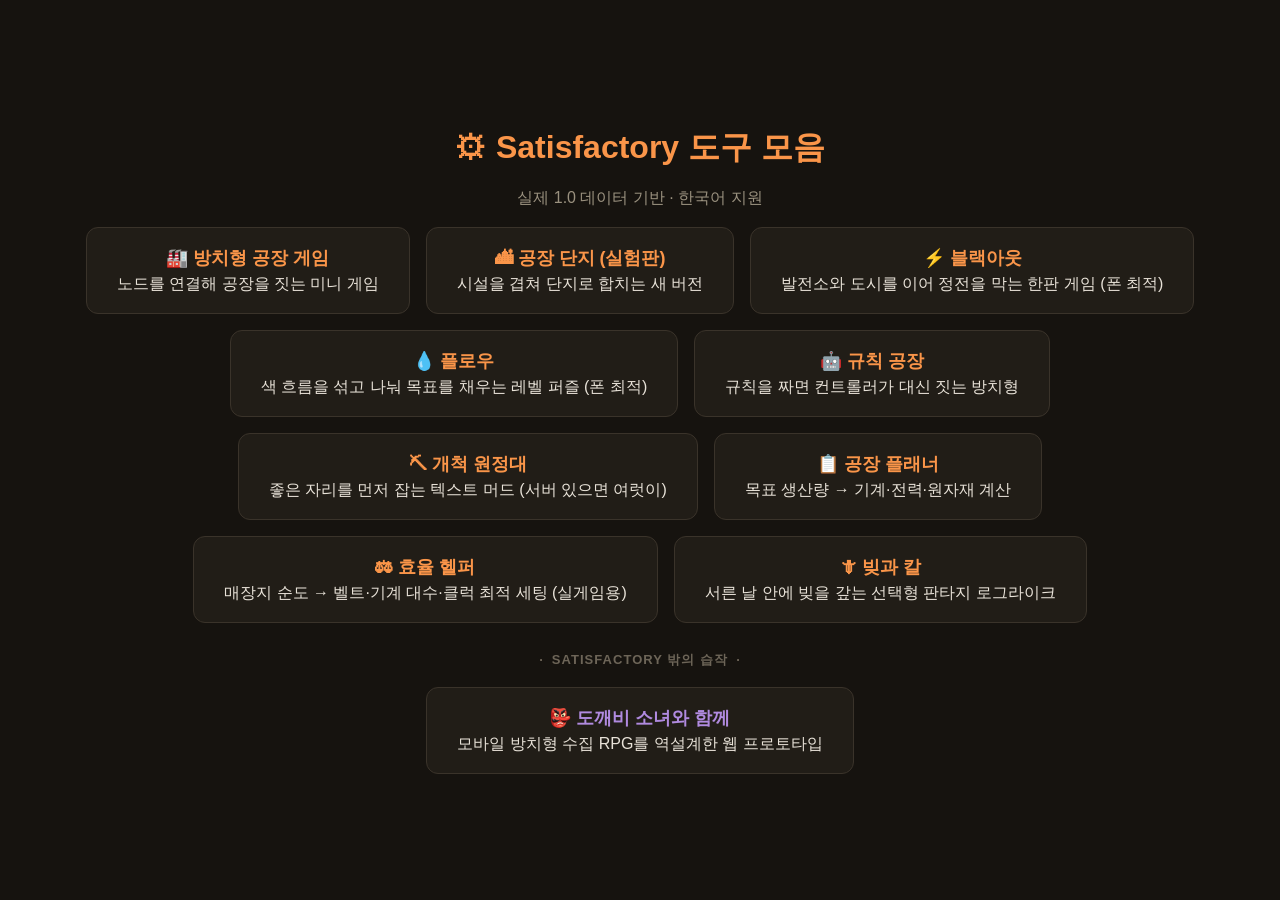
<file: index.html>
<!DOCTYPE html>
<html lang="ko">
<head>
<meta charset="utf-8">
<meta name="viewport" content="width=device-width, initial-scale=1">
<title>Satisfactory 도구 모음</title>
<style>
  body {
    margin: 0; min-height: 100vh;
    display: flex; flex-direction: column; align-items: center; justify-content: center;
    gap: 18px;
    font-family: "Segoe UI", "Malgun Gothic", sans-serif;
    background: #16130f; color: #e8e2d8;
  }
  h1 { color: #fa9549; margin: 0; }
  p { color: #9a917f; margin: 0; }
  .links { display: flex; gap: 16px; flex-wrap: wrap; justify-content: center; }
  a {
    display: block; padding: 18px 30px;
    background: #211d17; border: 1px solid #3a332a; border-radius: 12px;
    color: #e8e2d8; text-decoration: none; text-align: center;
    transition: border-color .15s;
  }
  a:hover { border-color: #fa9549; }
  a b { display: block; font-size: 18px; color: #fa9549; margin-bottom: 4px; }
  h2 {
    margin: 10px 0 0; font-size: 13px; font-weight: 600; letter-spacing: .08em;
    color: #6d6558; text-transform: uppercase;
  }
  h2::before, h2::after { content: "·"; margin: 0 8px; }
  .links.alt a b { color: #b08adf; }
  .links.alt a:hover { border-color: #b08adf; }
</style>
</head>
<body>
  <h1>⚙ Satisfactory 도구 모음</h1>
  <p>실제 1.0 데이터 기반 · 한국어 지원</p>
  <div class="links">
    <a href="game/"><b>🏭 방치형 공장 게임</b>노드를 연결해 공장을 짓는 미니 게임</a>
    <a href="game2/"><b>🏙 공장 단지 (실험판)</b>시설을 겹쳐 단지로 합치는 새 버전</a>
    <a href="blackout/"><b>⚡ 블랙아웃</b>발전소와 도시를 이어 정전을 막는 한판 게임 (폰 최적)</a>
    <a href="flowpuzzle/"><b>💧 플로우</b>색 흐름을 섞고 나눠 목표를 채우는 레벨 퍼즐 (폰 최적)</a>
    <a href="rulefactory/"><b>🤖 규칙 공장</b>규칙을 짜면 컨트롤러가 대신 짓는 방치형</a>
    <a href="frontier/"><b>⛏ 개척 원정대</b>좋은 자리를 먼저 잡는 텍스트 머드 (서버 있으면 여럿이)</a>
    <a href="web/"><b>📋 공장 플래너</b>목표 생산량 → 기계·전력·원자재 계산</a>
    <a href="helper/"><b>⚖ 효율 헬퍼</b>매장지 순도 → 벨트·기계 대수·클럭 최적 세팅 (실게임용)</a>
    <a href="quests/"><b>🗡 빚과 칼</b>서른 날 안에 빚을 갚는 선택형 판타지 로그라이크</a>
  </div>

  <h2>Satisfactory 밖의 습작</h2>
  <div class="links alt">
    <a href="dokkaebi-girl/"><b>👺 도깨비 소녀와 함께</b>모바일 방치형 수집 RPG를 역설계한 웹 프로토타입</a>
  </div>
</body>
</html>
</file>
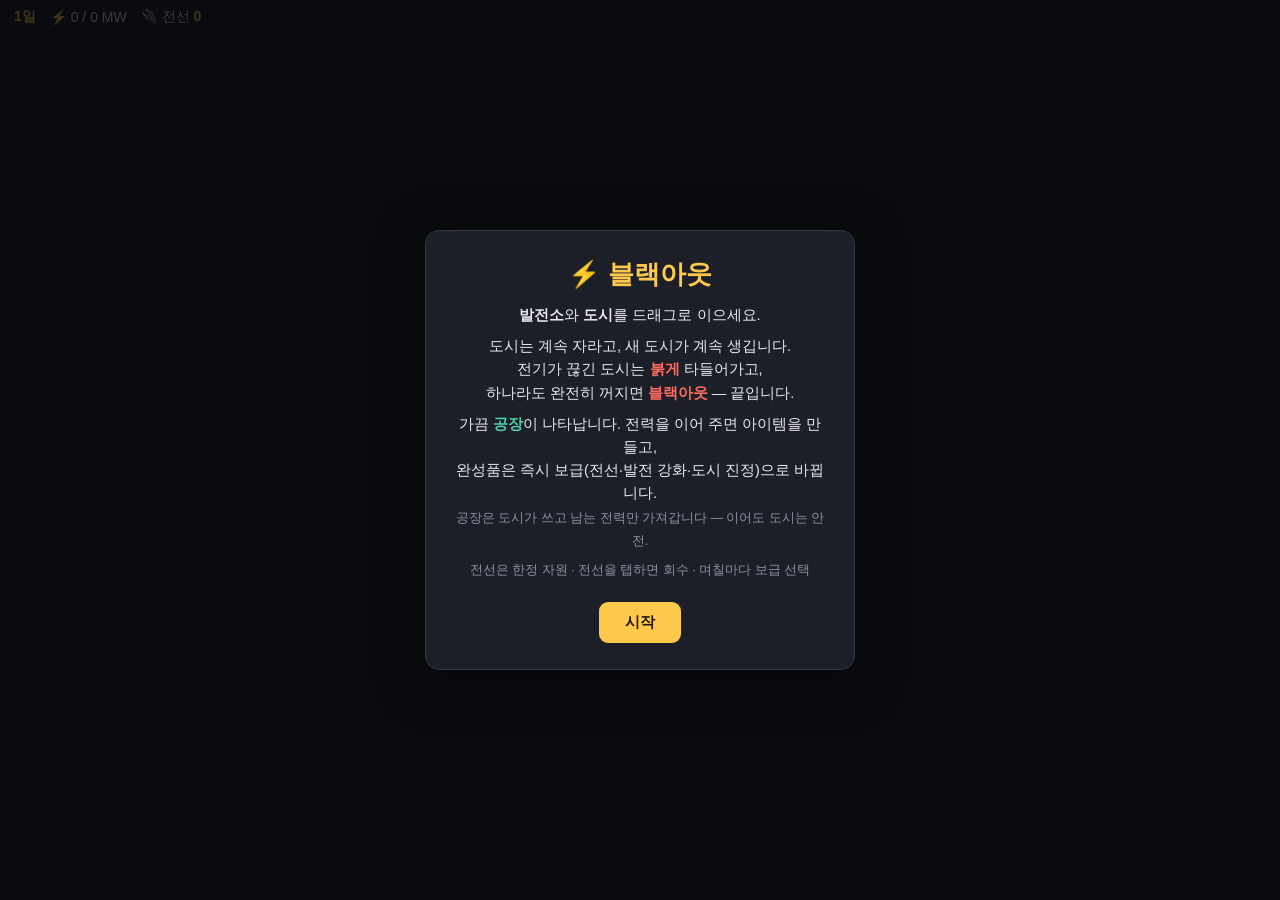
<file: blackout/index.html>
<!DOCTYPE html>
<html lang="ko">
<head>
<meta charset="utf-8">
<meta name="viewport" content="width=device-width, initial-scale=1, user-scalable=no, viewport-fit=cover">
<title>블랙아웃 — 전력망 잇기</title>
<link rel="stylesheet" href="style.css">
</head>
<body>
<div id="hud">
  <div class="hud-item"><b id="hud-day">1일</b></div>
  <div class="hud-item">⚡ <span id="hud-power">0 / 0</span> MW</div>
  <div class="hud-item">🔌 전선 <b id="hud-wires">0</b></div>
  <div class="hud-item hint" id="hud-best"></div>
</div>

<svg id="world"></svg>

<div id="intro" class="modal">
  <div class="card">
    <h1>⚡ 블랙아웃</h1>
    <p><b>발전소</b>와 <b>도시</b>를 드래그로 이으세요.</p>
    <p>도시는 계속 자라고, 새 도시가 계속 생깁니다.<br>
       전기가 끊긴 도시는 <b class="red">붉게</b> 타들어가고,<br>
       하나라도 완전히 꺼지면 <b class="red">블랙아웃</b> — 끝입니다.</p>
    <p>가끔 <b style="color:#4dd0a5">공장</b>이 나타납니다. 전력을 이어 주면 아이템을 만들고,<br>
       완성품은 즉시 보급(전선·발전 강화·도시 진정)으로 바뀝니다.<br>
       <span class="hint">공장은 도시가 쓰고 남는 전력만 가져갑니다 — 이어도 도시는 안전.</span></p>
    <p class="hint">전선은 한정 자원 · 전선을 탭하면 회수 · 며칠마다 보급 선택</p>
    <button id="btn-start">시작</button>
  </div>
</div>

<div id="reward" class="modal" hidden>
  <div class="card">
    <h2>📦 보급 도착 — 하나를 고르세요</h2>
    <div id="reward-opts"></div>
  </div>
</div>

<div id="gameover" class="modal" hidden>
  <div class="card">
    <h1 class="red">🌑 블랙아웃</h1>
    <p id="go-summary"></p>
    <button id="btn-retry">다시 도전</button>
  </div>
</div>

<script src="game.js"></script>
</body>
</html>
</file>
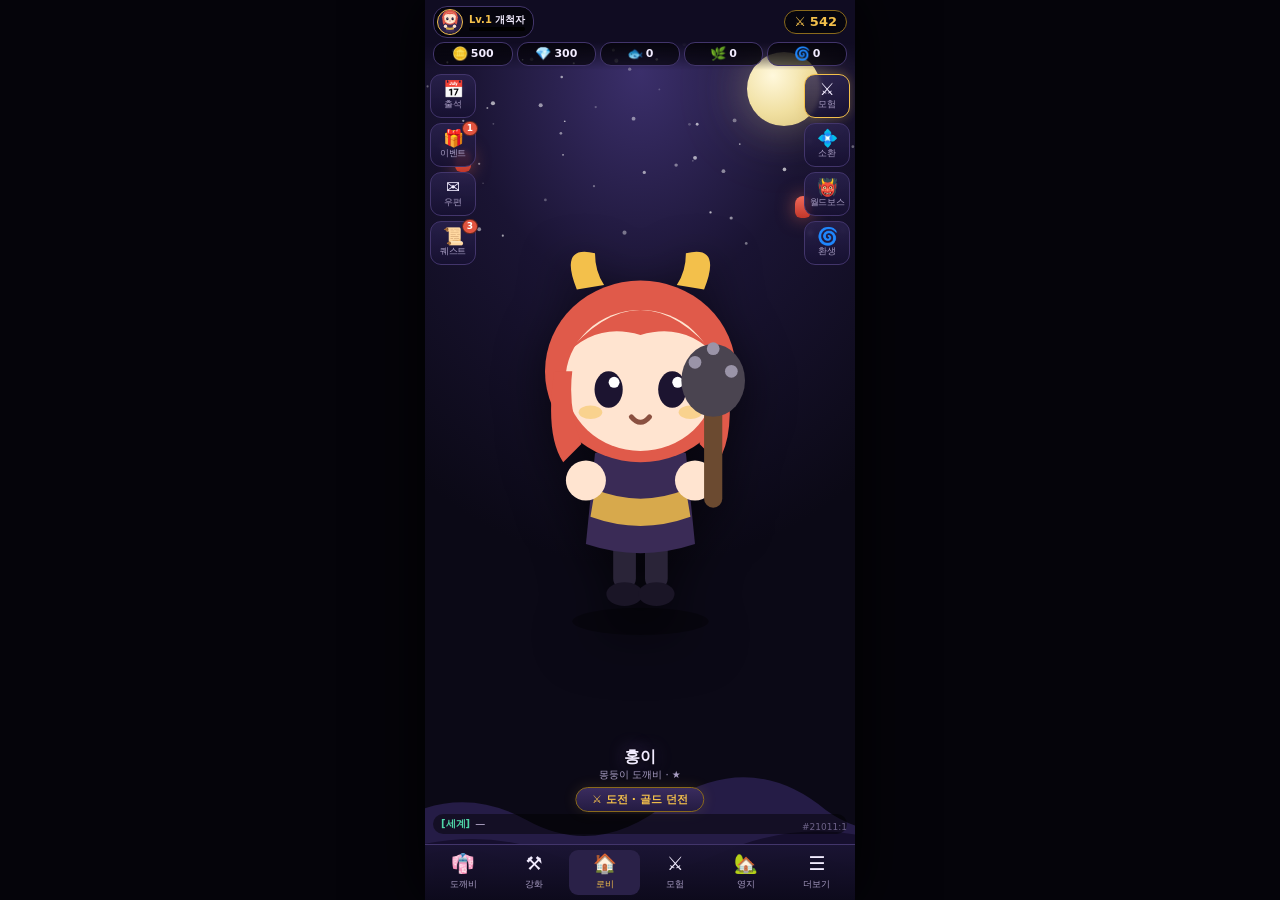
<file: dokkaebi-girl/index.html>
<!DOCTYPE html>
<html lang="ko">
<head>
<meta charset="utf-8">
<meta name="viewport" content="width=device-width, initial-scale=1, maximum-scale=1, user-scalable=no">
<title>도깨비 소녀와 함께 — 웹 프로토타입</title>
<style>
  :root{
    --ink:#f2ecff; --dim:#a99ec4;
    --bg0:#0b0916; --bg1:#151129; --bg2:#1e1838; --bg3:#2a2148;
    --line:#42356b; --gold:#f3c04b; --gold2:#8a6a1c;
    --red:#e2543f; --jade:#4fd6a8; --violet:#a97ce8; --cyan:#5fd3f0; --pink:#f07ab0;
    --N:#9a92ad; --R:#5fa9f0; --SR:#b07ce8; --SSR:#f3c04b; --UR:#f0607a;
  }
  *{box-sizing:border-box;-webkit-tap-highlight-color:transparent}
  html,body{margin:0;height:100%;overflow:hidden}
  body{
    background:#05040a; color:var(--ink);
    font-family:"Pretendard","Malgun Gothic","맑은 고딕",system-ui,sans-serif;
    font-size:13px; line-height:1.4; user-select:none;
    display:flex; align-items:center; justify-content:center;
  }
  #app{
    position:relative; width:100%; max-width:430px; height:100vh; max-height:930px;
    background:var(--bg0); overflow:hidden; display:flex; flex-direction:column;
    box-shadow:0 0 60px #000;
  }

  /* ══ 상단 HUD ══════════════════════════════════════════ */
  #hud{position:relative; z-index:30; padding:6px 8px 4px;
       background:linear-gradient(180deg,#100c22 60%,#100c2200)}
  .hrow{display:flex; align-items:center; gap:5px}
  .plate{display:flex; align-items:center; gap:6px; background:#0009; border:1px solid var(--line);
         border-radius:14px; padding:2px 8px 2px 3px}
  .pfp{width:26px;height:26px;border-radius:50%;background:var(--bg3);border:1px solid var(--gold);
       display:flex;align-items:center;justify-content:center;font-size:14px;overflow:hidden}
  .lvtag{font-size:10px;color:var(--gold);font-weight:700}
  .expbar{width:56px;height:4px;background:#000;border-radius:2px;overflow:hidden}
  .expbar>i{display:block;height:100%;background:linear-gradient(90deg,#5fd3f0,#a97ce8)}
  .cp{margin-left:auto; display:flex; align-items:center; gap:4px; background:#0009;
      border:1px solid var(--gold2); border-radius:12px; padding:2px 9px; font-weight:800; color:var(--gold)}
  #curr{display:flex; gap:4px; margin-top:4px}
  .cz{flex:1; display:flex; align-items:center; gap:3px; justify-content:center;
      background:#0009; border:1px solid var(--line); border-radius:11px; padding:2px 4px; min-width:0}
  .cz b{font-size:11px; font-weight:700; white-space:nowrap; overflow:hidden; text-overflow:ellipsis}

  /* ══ 화면 스택 ═════════════════════════════════════════ */
  #screen{position:absolute; inset:0; z-index:1}
  .scr{position:absolute; inset:0; display:none}
  .scr.on{display:block}

  /* ── 로비 배경 ── */
  #lobbyBg{position:absolute;inset:0;
    background:
      radial-gradient(90% 55% at 50% 8%, #3b2f6b 0%, #1a1433 45%, #0b0916 100%);}
  .stars{position:absolute;inset:0;opacity:.7}
  .moon{position:absolute; top:52px; right:34px; width:74px; height:74px; border-radius:50%;
        background:radial-gradient(circle at 35% 32%, #fff8dc, #f0dfa0 55%, #d8c27a);
        box-shadow:0 0 44px #f5e6b055, 0 0 90px #f5e6b022}
  .hillA,.hillB{position:absolute; left:-10%; width:120%; bottom:0}
  .lantern{position:absolute; width:16px;height:22px;border-radius:8px 8px 6px 6px;
     background:linear-gradient(180deg,#f26a5a,#c1372a); box-shadow:0 0 18px #ff7a5a88;
     animation:sway 4s ease-in-out infinite}
  @keyframes sway{0%,100%{transform:rotate(-4deg)}50%{transform:rotate(4deg)}}

  /* ── 좌우 레일 ── */
  .rail{position:absolute; top:74px; z-index:20; display:flex; flex-direction:column; gap:5px}
  .rail.l{left:5px} .rail.r{right:5px}
  .ric{width:46px; height:44px; border-radius:11px; background:linear-gradient(180deg,#2b2350cc,#171132dd);
    border:1px solid var(--line); display:flex; flex-direction:column; align-items:center;
    justify-content:center; cursor:pointer; position:relative; backdrop-filter:blur(2px)}
  .ric:active{transform:scale(.94)}
  .ric .i{font-size:17px; line-height:1}
  .ric .t{font-size:8.5px; color:var(--dim); margin-top:1px; letter-spacing:-.03em}
  .ric.hot{border-color:var(--gold); box-shadow:0 0 10px #f3c04b44}
  .dot{position:absolute; top:-3px; right:-3px; min-width:15px; height:15px; border-radius:8px;
    background:var(--red); color:#fff; font-size:9px; font-weight:800; display:flex;
    align-items:center; justify-content:center; padding:0 4px; border:1px solid #0008}

  /* ── 로비 중앙 ── */
  #hero{position:absolute; left:0; right:0; top:96px; bottom:126px;
        display:flex; align-items:center; justify-content:center; z-index:5}
  #hero svg{height:100%; max-height:400px; filter:drop-shadow(0 14px 24px #0009)}
  #heroName{position:absolute; bottom:118px; left:0; right:0; text-align:center; z-index:12}
  #heroName .nm{font-size:16px; font-weight:800; letter-spacing:.02em;
      text-shadow:0 2px 6px #000, 0 0 18px #a97ce866}
  #heroName .sub{font-size:10px; color:var(--dim)}
  #banner{position:absolute; bottom:88px; left:50%; transform:translateX(-50%); z-index:12;
    background:linear-gradient(180deg,#3a2c5e,#241b42); border:1px solid var(--gold2);
    border-radius:13px; padding:4px 16px; font-size:11px; font-weight:700; color:var(--gold);
    cursor:pointer; white-space:nowrap; box-shadow:0 0 14px #f3c04b22}
  #chat{position:absolute; bottom:66px; left:8px; right:8px; z-index:12; display:flex; gap:5px;
    align-items:center; font-size:10px; color:#cfc4e6; background:#0007; border-radius:10px;
    padding:3px 8px; overflow:hidden; white-space:nowrap}
  #chat .w{color:var(--jade); font-weight:700}
  #srv{position:absolute; bottom:66px; right:8px; z-index:13; font-size:9px; color:#6d6288}

  /* ── 하단 독 ── */
  #dock{position:absolute; bottom:0; left:0; right:0; z-index:25; display:flex;
    background:linear-gradient(180deg,#1a1433ee,#0d0a1cff); border-top:1px solid var(--line);
    padding:5px 3px calc(5px + env(safe-area-inset-bottom))}
  .dk{flex:1; text-align:center; cursor:pointer; padding:3px 0; border-radius:9px; position:relative}
  .dk .i{font-size:19px; line-height:1.1; display:block}
  .dk .t{font-size:9px; color:var(--dim)}
  .dk.on{background:#2a2148} .dk.on .t{color:var(--gold)}

  /* ══ 전투 화면 ═════════════════════════════════════════ */
  #field{position:absolute; inset:0; overflow:hidden;
    background:linear-gradient(180deg,#241c46 0%,#3a2a5c 42%,#4a2f52 62%,#2a1c33 100%)}
  .fx-far,.fx-mid{position:absolute; left:0; right:0; bottom:0}
  .bmoon{position:absolute; top:210px; right:40px; width:64px; height:64px; border-radius:50%;
    background:radial-gradient(circle at 36% 32%,#fff6d8,#efdca2 58%,#d6bf78);
    box-shadow:0 0 40px #f5e6b055, 0 0 90px #f5e6b022}
  .fog{position:absolute; left:0; right:0; bottom:250px; height:110px; pointer-events:none;
    background:linear-gradient(180deg,#a98ce000 0%,#a98ce022 55%,#a98ce000 100%)}
  #ground{position:absolute; left:0; right:0; bottom:0; height:300px;
    background:linear-gradient(180deg,#553a63 0%,#3a2544 26%,#241730 62%,#160e1e 100%);
    border-top:2px solid #7a5588}
  #ground::after{content:""; position:absolute; left:0; right:0; top:0; height:30px;
    background:linear-gradient(180deg,#8a63a0aa,#8a63a000)}
  #actors{position:absolute; inset:0}
  .actor{position:absolute; bottom:270px; width:78px; transition:left .12s linear}
  .actor svg{width:100%; display:block}
  .actor.mob{bottom:264px; width:72px}
  .actor.boss{width:180px; bottom:250px}
  .actor.hurt{animation:hit .18s}
  @keyframes hit{0%{filter:brightness(3) saturate(0)}100%{filter:none}}
  .atkpose{animation:lunge .3s ease-out}
  @keyframes lunge{0%{transform:translateX(0)}40%{transform:translateX(12px)}100%{transform:translateX(0)}}
  .mhp{position:absolute; top:-8px; left:8px; right:8px; height:4px; background:#000a;
    border-radius:2px; overflow:hidden; border:1px solid #0008}
  .mhp>i{display:block; height:100%; background:linear-gradient(90deg,#ff6a4d,#ffb36a)}

  .dmg{position:absolute; pointer-events:none; font-weight:900; white-space:nowrap;
    animation:pop 1s cubic-bezier(.2,.9,.3,1) forwards; text-shadow:0 2px 0 #000,0 0 10px #0008; z-index:12}
  @keyframes pop{0%{opacity:0;transform:translate(-50%,0) scale(.5)}
    18%{opacity:1;transform:translate(-50%,-16px) scale(1.25)}
    32%{transform:translate(-50%,-20px) scale(1)}
    100%{opacity:0;transform:translate(-50%,-64px) scale(.95)}}
  .dmg.n{color:#fff; font-size:15px}
  .dmg.c{color:#ffd84d; font-size:21px; -webkit-text-stroke:.6px #7a4a00}
  .dmg.s{color:#c79bff; font-size:19px}
  .tagfx{position:absolute; z-index:13; pointer-events:none; font-weight:900; font-style:italic;
    letter-spacing:-.02em; animation:tag 1.1s ease-out forwards; text-shadow:0 2px 0 #000}
  @keyframes tag{0%{opacity:0;transform:translate(-50%,10px) scale(.6) rotate(-8deg)}
    20%{opacity:1;transform:translate(-50%,0) scale(1.1) rotate(-8deg)}
    100%{opacity:0;transform:translate(-50%,-30px) scale(1) rotate(-8deg)}}

  #btop{position:absolute; top:64px; left:0; right:0; z-index:20; padding:6px 8px}
  #stageTag{display:flex; align-items:center; justify-content:center; gap:6px; font-size:12px}
  #stageTag b{color:var(--gold); font-weight:800}
  #waveBar{margin:4px auto 0; width:70%; height:6px; background:#0009; border:1px solid var(--line);
    border-radius:4px; overflow:hidden}
  #waveBar>i{display:block; height:100%; background:linear-gradient(90deg,#f3c04b,#ffe9a8)}
  #combo{position:absolute; top:120px; left:10px; z-index:20; font-weight:900; font-style:italic;
    color:var(--gold); text-shadow:0 2px 0 #000; opacity:0; transition:opacity .2s}
  #combo.on{opacity:1}
  #combo span{font-size:22px}

  /* 보스 배너 */
  #bossBar{position:absolute; top:98px; left:8px; right:8px; z-index:20; display:none}
  #bossBar.on{display:block}
  .bossName{text-align:center; font-size:12px; font-weight:800; color:#ffd9d0;
    background:linear-gradient(180deg,#7a2432,#4a1420); border:1px solid #b5566a;
    border-radius:10px; padding:2px 0; box-shadow:0 0 14px #ff536644}
  .bossHp{margin-top:3px; height:14px; background:#0b0610; border:1px solid #b5566a;
    border-radius:7px; overflow:hidden; position:relative}
  .bossHp>i{display:block; height:100%; background:linear-gradient(90deg,#ff4d5e,#ff9a6a); transition:width .12s}
  .bossHp>span{position:absolute; inset:0; text-align:center; font-size:10px; line-height:12px; font-weight:700}
  .bossTime{position:absolute; right:4px; top:18px; font-size:11px; font-weight:800; color:var(--gold);
    background:#000b; border:1px solid var(--gold2); border-radius:9px; padding:1px 7px}

  /* 기여도 랭킹 4칸 */
  #contrib{position:absolute; top:146px; left:8px; right:8px; z-index:20; display:none; gap:4px}
  #contrib.on{display:flex}
  .cbox{flex:1; background:linear-gradient(180deg,#2b2350dd,#171132ee); border:1px solid var(--line);
    border-radius:8px; padding:2px 3px; text-align:center; min-width:0}
  .cbox .r{font-size:8.5px; color:var(--gold)}
  .cbox .n{font-size:9px; color:var(--dim); overflow:hidden; text-overflow:ellipsis; white-space:nowrap}
  .cbox .v{font-size:10px; font-weight:800}

  /* 스킬 독 */
  #skills{position:absolute; bottom:68px; left:56px; right:56px; z-index:22;
    display:flex; gap:5px; justify-content:center; padding:0 2px}
  .sk{width:46px; height:46px; border-radius:50%; background:radial-gradient(circle at 35% 30%,#3a2d63,#161029);
    border:2px solid var(--line); position:relative; cursor:pointer; overflow:hidden;
    display:flex; align-items:center; justify-content:center; font-size:19px}
  .sk.ready{border-color:var(--gold); box-shadow:0 0 12px #f3c04b66}
  .sk .cool{position:absolute; inset:0; background:#000a;
    transform-origin:center bottom}
  .sk .lbl{position:absolute; bottom:-1px; left:0; right:0; text-align:center; font-size:8px;
    color:var(--dim); background:#000a}
  .sk:active{transform:scale(.92)}
  #autoTog{position:absolute; bottom:70px; left:6px; z-index:23; width:42px; height:42px; border-radius:9px;
    background:#0009; border:1px solid var(--line); color:var(--dim); font-size:10px; font-weight:800;
    display:flex; flex-direction:column; align-items:center; justify-content:center; cursor:pointer}
  #autoTog.on{border-color:var(--jade); color:var(--jade); box-shadow:0 0 10px #4fd6a844}
  #leaveBtn{position:absolute; bottom:70px; right:6px; z-index:23; width:42px; height:42px; border-radius:9px;
    background:#0009; border:1px solid var(--line); color:var(--dim); font-size:10px; font-weight:800;
    display:flex; flex-direction:column; align-items:center; justify-content:center; cursor:pointer}

  /* ══ 영지 ═════════════════════════════════════════════ */
  #townMap{position:absolute; inset:0; background:
    linear-gradient(180deg,#2c4a3a 0%,#1e3a2e 40%,#16281f 100%)}
  .bldg{position:absolute; text-align:center; cursor:pointer; transition:transform .12s}
  .bldg:active{transform:scale(.95)}
  .bldg .cap{margin-top:-4px; font-size:9.5px; background:#000a; border:1px solid var(--line);
    border-radius:8px; padding:1px 6px; display:inline-block}
  .bldg .cap b{color:var(--gold)}

  /* ══ 공용 패널/모달 ═══════════════════════════════════ */
  #sheet{position:absolute; inset:0; z-index:40; display:none; flex-direction:column;
    background:linear-gradient(180deg,#120e24f2,#0b0916fa); backdrop-filter:blur(3px)}
  #sheet.on{display:flex}
  #shTop{display:flex; align-items:center; gap:8px; padding:8px 10px; border-bottom:1px solid var(--line)}
  #shTop h2{margin:0; font-size:15px; color:var(--gold); flex:1}
  #shBody{flex:1; overflow-y:auto; padding:10px}
  #shTabs{display:flex; gap:4px; padding:0 8px 8px; overflow-x:auto}
  .stab{flex:0 0 auto; padding:5px 12px; border-radius:14px; background:#0007; border:1px solid var(--line);
    font-size:11px; color:var(--dim); cursor:pointer}
  .stab.on{border-color:var(--gold); color:var(--gold); background:#2a2148}

  .card{background:linear-gradient(180deg,#1f1940,#171230); border:1px solid var(--line);
    border-radius:11px; padding:9px; margin-bottom:7px}
  .row{display:flex; align-items:center; gap:8px}
  .grow{flex:1; min-width:0}
  .muted{color:var(--dim); font-size:11px}
  h3{margin:0 0 7px; font-size:12px; color:var(--gold); letter-spacing:.03em}
  .sep{height:1px; background:var(--line); margin:7px 0}
  .btn{background:linear-gradient(180deg,#332a5c,#1d1738); border:1px solid var(--line); color:var(--ink);
    border-radius:8px; padding:7px 11px; font-size:11.5px; cursor:pointer; white-space:nowrap; font-weight:600}
  .btn.p{background:linear-gradient(180deg,#e0b24a,#9a7420); border-color:#f0cd6e; color:#241a04}
  .btn.g{background:linear-gradient(180deg,#3fc79a,#1d7c5e); border-color:#63e0b6; color:#04241a}
  .btn.r{background:linear-gradient(180deg,#e2543f,#8e2b1c); border-color:#f08a72; color:#fff}
  .btn:disabled{opacity:.35; cursor:default}
  .bar{height:7px; background:#0b0814; border-radius:4px; overflow:hidden; border:1px solid var(--line)}
  .bar>i{display:block; height:100%; background:linear-gradient(90deg,#a97ce8,#5fd3f0)}
  .grid4{display:grid; grid-template-columns:repeat(4,1fr); gap:6px}
  .grid3{display:grid; grid-template-columns:repeat(3,1fr); gap:6px}
  .slot{background:linear-gradient(180deg,#241d47,#141029); border:2px solid var(--line);
    border-radius:10px; padding:4px 2px; text-align:center; cursor:pointer; position:relative; overflow:hidden}
  .slot.N{border-color:var(--N)} .slot.R{border-color:var(--R)}
  .slot.SR{border-color:var(--SR)} .slot.SSR{border-color:var(--SSR); box-shadow:0 0 10px #f3c04b44}
  .slot.lock{opacity:.32; filter:grayscale(1)}
  .slot.eq::after{content:"편성"; position:absolute; top:0; right:0; background:var(--jade); color:#04241a;
    font-size:8px; font-weight:800; padding:0 4px; border-radius:0 0 0 6px}
  .slot .av{height:52px; display:flex; align-items:flex-end; justify-content:center}
  .slot .av svg{height:56px; margin-bottom:-4px}
  .slot .nm{font-size:10px; margin-top:2px; white-space:nowrap; overflow:hidden; text-overflow:ellipsis}
  .slot .st{font-size:9px; color:var(--gold); letter-spacing:-1.5px}
  .rz{display:inline-block; font-size:9px; padding:0 5px; border-radius:8px; font-weight:800;
    border:1px solid currentColor}

  #toast{position:absolute; bottom:120px; left:50%; transform:translateX(-50%); z-index:60;
    background:#000d; border:1px solid var(--line); color:#fff; padding:7px 14px; border-radius:18px;
    font-size:12px; opacity:0; transition:opacity .25s; pointer-events:none; max-width:88%}
  #toast.on{opacity:1}
  #modal{position:absolute; inset:0; z-index:70; background:#000c; display:none;
    align-items:center; justify-content:center; padding:14px}
  #modal.on{display:flex}
  #mbox{background:linear-gradient(180deg,#251d49,#15102c); border:1px solid var(--gold2);
    border-radius:14px; padding:14px; width:100%; max-height:78%; overflow-y:auto;
    box-shadow:0 0 30px #0009}

  /* 낚시 미니게임 */
  #fishGame{text-align:center}
  #fishTrack{position:relative; height:16px; background:#0b0814; border:1px solid var(--line);
    border-radius:8px; overflow:hidden; margin:8px 0}
  #fishZone{position:absolute; top:0; bottom:0; background:#4fd6a855; border-left:1px solid var(--jade);
    border-right:1px solid var(--jade)}
  #fishPin{position:absolute; top:0; bottom:0; width:3px; background:var(--gold); box-shadow:0 0 8px var(--gold)}
</style>
</head>
<body>
<div id="app">

  <!-- ══ 화면 스택 ══ -->
  <div id="screen">
    <!-- 로비 -->
    <div class="scr on" id="scrLobby">
      <div id="lobbyBg">
        <svg class="stars" viewBox="0 0 100 100" preserveAspectRatio="none"><g fill="#fff"></g></svg>
        <div class="moon"></div>
        <svg class="hillA" viewBox="0 0 100 30" preserveAspectRatio="none" style="height:150px">
          <path d="M0 30 L0 16 Q14 6 28 14 Q42 22 56 10 Q72 0 86 12 Q94 18 100 14 L100 30 Z" fill="#251c46"/>
        </svg>
        <svg class="hillB" viewBox="0 0 100 22" preserveAspectRatio="none" style="height:96px">
          <path d="M0 22 L0 12 Q18 4 34 12 Q50 20 66 11 Q84 2 100 10 L100 22 Z" fill="#160f2e"/>
        </svg>
        <svg class="hillB" viewBox="0 0 200 60" preserveAspectRatio="none" style="height:110px;opacity:.9">
          <!-- 한옥 실루엣 -->
          <path d="M20 60 L20 40 L40 40 L40 60 Z" fill="#0e0a1e"/>
          <path d="M10 40 Q30 24 50 40 Z" fill="#0e0a1e"/>
          <path d="M150 60 L150 44 L176 44 L176 60 Z" fill="#0e0a1e"/>
          <path d="M142 44 Q163 28 184 44 Z" fill="#0e0a1e"/>
        </svg>
        <div class="lantern" style="left:30px;top:150px"></div>
        <div class="lantern" style="right:44px;top:196px;animation-delay:.8s"></div>
      </div>

      <div id="hero"></div>
      <div id="heroName"><div class="nm" id="hName">—</div><div class="sub" id="hSub">—</div></div>
      <div id="banner">⚔ 도전 · 골드 던전</div>
      <div id="chat"><span class="w">[세계]</span><span id="chatMsg">—</span></div>
      <div id="srv">#21011:1</div>

      <div class="rail l" id="railL"></div>
      <div class="rail r" id="railR"></div>
    </div>

    <!-- 전투 -->
    <div class="scr" id="scrBattle">
      <div id="field">
        <div class="bmoon"></div>
        <svg class="fx-far" viewBox="0 0 100 40" preserveAspectRatio="none" style="height:230px;opacity:.5;bottom:290px">
          <path d="M0 40 L0 20 Q16 6 32 18 Q48 30 64 14 Q82 0 100 16 L100 40 Z" fill="#241a45"/>
        </svg>
        <svg class="fx-mid" viewBox="0 0 200 40" preserveAspectRatio="none" style="height:150px;opacity:.95;bottom:292px">
          <path d="M0 40 L0 26 Q22 14 42 24 Q60 33 78 22 Q92 14 104 22 Q124 33 146 22 Q170 10 200 22 L200 40 Z" fill="#1a1130"/>
          <path d="M24 26 L24 12 L44 12 L44 26 Z" fill="#150d28"/><path d="M14 12 Q34 -1 54 12 Z" fill="#150d28"/>
          <path d="M150 26 L150 15 L172 15 L172 26 Z" fill="#150d28"/><path d="M141 15 Q161 2 181 15 Z" fill="#150d28"/>
        </svg>
        <div id="ground"></div>
        <div class="fog"></div>
        <div id="actors"></div>
      </div>
      <div id="btop">
        <div id="stageTag"><span id="zoneNm">—</span> <b id="stgNo">1-1</b></div>
        <div id="waveBar"><i style="width:0%"></i></div>
      </div>
      <div id="combo"><span id="comboN">0</span> COMBO</div>
      <div id="bossBar">
        <div class="bossName" id="bName">—</div>
        <div class="bossHp"><i id="bHpFill"></i><span id="bHpTxt"></span><div class="bossTime" id="bTime"></div></div>
      </div>
      <div id="contrib"></div>
      <div id="autoTog" class="on">AUTO<br>ON</div>
      <div id="skills"></div>
      <div id="leaveBtn">나가기</div>
    </div>

    <!-- 영지 -->
    <div class="scr" id="scrTown">
      <div id="townMap"></div>
    </div>
  </div>

  <!-- ══ 상단 HUD ══ -->
  <div id="hud">
    <div class="hrow">
      <div class="plate">
        <div class="pfp" id="pfp"></div>
        <div>
          <div class="lvtag">Lv.<span id="plv">1</span> <span id="pname" style="color:var(--ink)">개척자</span></div>
          <div class="expbar"><i id="pexp" style="width:0%"></i></div>
        </div>
      </div>
      <div class="cp">⚔ <span id="cpv">0</span></div>
    </div>
    <div id="curr">
      <div class="cz">🪙<b id="cGold">0</b></div>
      <div class="cz">💎<b id="cGem">0</b></div>
      <div class="cz">🐟<b id="cFish">0</b></div>
      <div class="cz">🌿<b id="cHerb">0</b></div>
      <div class="cz">🌀<b id="cEss">0</b></div>
    </div>
  </div>

  <!-- ══ 하단 독 ══ -->
  <div id="dock"></div>

  <!-- ══ 시트/모달 ══ -->
  <div id="sheet">
    <div id="shTop"><h2 id="shTitle">—</h2><button class="btn" onclick="closeSheet()">✕</button></div>
    <div id="shTabs"></div>
    <div id="shBody"></div>
  </div>
  <div id="toast"></div>
  <div id="modal"><div id="mbox"></div></div>
</div>

<script>
"use strict";
/* ══════════════════════════════════════════════════════════════════
   도깨비 소녀와 함께 — 웹 프로토타입 (2차)
   공식 스크린샷을 보고 화면 구조를 다시 맞췄다.
   · 로비: 중앙 대형 캐릭터 + 좌우 아이콘 레일 + 하단 6칸 독
   · 전투: 사이드뷰 필드, 파티 4 vs 몬스터 다수, 원형 스킬 독, AUTO
   · 월드보스: 보스 배너 + 카운트다운 + 기여도 랭킹 4칸
   · 영지: 탑뷰 맵 + 건물 레벨 + 낚시 미니게임
   캐릭터 아트는 원작 에셋을 쓸 수 없어 같은 치비 톤으로 직접 그린 SVG다.
   ══════════════════════════════════════════════════════════════════ */

/* ── 숫자 표기 (원작이 K/M/B/E 축약을 쓴다) ───────────────── */
const UNIT = ['','K','M','B','T','AA','AB','AC','AD','AE','AF','AG'];
function fmt(n){
  if(!isFinite(n)) return '∞';
  n = Math.floor(n); if(n < 1000) return String(n);
  let i = 0; let v = n;
  while(v >= 1000 && i < UNIT.length-1){ v /= 1000; i++; }
  return (v < 10 ? v.toFixed(2) : v < 100 ? v.toFixed(1) : Math.floor(v)) + UNIT[i];
}
const $ = s => document.querySelector(s);
const rnd = (a,b) => a + Math.random()*(b-a);

/* ── 도깨비 데이터 ────────────────────────────────────────── */
/* pal: [머리, 옷, 포인트], ear: 'fox'|'oni'|'cat'|'none' */
const CHARS = {
  hongi:  {n:'홍이',  r:'R',  t:'몽둥이 도깨비', ear:'oni',  pal:['#e05a4a','#3a2b56','#f3c04b'],
           atk:14, hp:120, sk:{n:'박치기 연타', i:'💥', cd:6,  m:3.0}, b:null,
           d:'몽둥이 하나로 저잣거리를 평정했다. 성질은 급해도 의리는 있다.'},
  chorong:{n:'초롱',  r:'SR', t:'여우 도깨비',   ear:'fox',  pal:['#f0e6d2','#5b3a6e','#f07ab0'],
           atk:26, hp:90,  sk:{n:'홀림 발톱',   i:'🦊', cd:8,  m:5.5}, b:{t:'crit',v:.12},
           d:'꼬리 아홉을 다 세면 진다는 소문이 있다. 아무도 못 세봤다.'},
  mina:   {n:'미나',  r:'R',  t:'직장인 도깨비', ear:'none', pal:['#3c2f4a','#2b3a5e','#5fd3f0'],
           atk:11, hp:150, sk:{n:'야근 결재',   i:'📋', cd:7,  m:2.4}, b:{t:'gold',v:.25},
           d:'퇴근 시간에만 각성한다. 골드 수급 담당.'},
  sera:   {n:'세라',  r:'SSR',t:'아이돌 도깨비', ear:'oni',  pal:['#ffd6e8','#e0508a','#f3c04b'],
           atk:44, hp:130, sk:{n:'앙코르 함성', i:'🎤', cd:10, m:8.0}, b:{t:'atkp',v:.15},
           d:'무대 위에서는 도깨비불도 조명이 된다. 파티 전체의 공격력을 끌어올린다.'},
  pixel:  {n:'픽셀',  r:'SR', t:'게이머 도깨비', ear:'cat',  pal:['#7ce8d0','#2b2350','#a97ce8'],
           atk:22, hp:100, sk:{n:'콤보 브레이크',i:'🎮', cd:9, m:4.6}, b:{t:'cdr',v:.18},
           d:'프레임 단위로 논다. 파티 전원의 스킬 재사용을 앞당긴다.'},
  banya:  {n:'반야',  r:'N',  t:'술래 도깨비',   ear:'none', pal:['#4a4258','#3e3a52','#cfc4e6'],
           atk:7,  hp:90,  sk:{n:'숨바꼭질',    i:'🎭', cd:6,  m:1.8}, b:null,
           d:'백 번을 세도 아무도 안 찾아왔다.'},
  yui:    {n:'유이',  r:'N',  t:'등불 도깨비',   ear:'none', pal:['#f0c060','#8a3b2e','#ffd88a'],
           atk:6,  hp:110, sk:{n:'등불 흔들기', i:'🏮', cd:6,  m:1.6}, b:null,
           d:'밤길을 밝혀준다. 가끔 엉뚱한 길로 밝혀준다.'},
  musoe:  {n:'무쇠',  r:'R',  t:'대장장이 도깨비',ear:'oni', pal:['#6b6b78','#4a3325','#e07a3a'],
           atk:13, hp:170, sk:{n:'모루 내려치기',i:'🔨', cd:8, m:2.8}, b:{t:'forge',v:.20},
           d:'강화 비용을 깎아준다. 대신 말이 없다.'},
  haseol: {n:'하설',  r:'SR', t:'설녀 도깨비',   ear:'none', pal:['#dff2ff','#5f8fd0','#bfe8ff'],
           atk:24, hp:110, sk:{n:'서리 숨결',   i:'❄️', cd:9,  m:5.0}, b:{t:'critdmg',v:.35},
           d:'입김 한 번에 계곡이 언다. 치명타 피해를 크게 올린다.'},
  yacha:  {n:'야차',  r:'SSR',t:'대도깨비',      ear:'oni',  pal:['#2b2338','#6b1f2e','#f0603a'],
           atk:50, hp:200, sk:{n:'파천 몽둥이', i:'☄️', cd:12, m:11.0}, b:{t:'boss',v:.30},
           d:'대마왕과 겨뤄본 유일한 도깨비. 보스 앞에서 진가를 드러낸다.'},
};
const CIDS = Object.keys(CHARS);
const RAR = {N:{w:60,sh:20},R:{w:28,sh:50},SR:{w:10,sh:120},SSR:{w:2,sh:300}};

const EQUIP = [
  {id:'club',  n:'몽둥이', i:'🏏', atk:6,  hp:0,   cost:60},
  {id:'armor', n:'갑주',   i:'🥋', atk:2,  hp:40,  cost:80},
  {id:'relic', n:'신기',   i:'🔮', atk:9,  hp:10,  cost:220},
  {id:'mount', n:'탈것',   i:'🐗', atk:5,  hp:60,  cost:400},
  {id:'wing',  n:'날개',   i:'🪽', atk:12, hp:30,  cost:900},
];
const BLDG = [
  {id:'pond', n:'낚시터', res:'fish', rn:'어패', base:.20, cost:300, x:22, y:58, e:'⛩️'},
  {id:'farm', n:'농장',   res:'herb', rn:'약초', base:.20, cost:300, x:66, y:46, e:'🌾'},
  {id:'lab',  n:'연구소', res:null,   rn:'',     base:0,   cost:800, x:38, y:30, e:'🏯'},
];
const ZONES = ['안개 고개','도깨비 저잣거리','달빛 대숲','귀곡 폐사지','설한 빙벽','불여우 화산','천마 협곡','루나시아 왕성'];
const MOBS = [
  {n:'도깨비불', c:['#7ce8ff','#2b6a8a'], sh:'ghost'},
  {n:'멧돼지',   c:['#a2724a','#5a3c26'], sh:'boar'},
  {n:'박쥐',     c:['#7a5ac8','#3a2a68'], sh:'bat'},
  {n:'해골병',   c:['#e6e0d0','#8a8272'], sh:'skull'},
  {n:'설귀',     c:['#cfeaff','#6a9ac8'], sh:'ghost'},
  {n:'화염귀',   c:['#f0703a','#8a2a1a'], sh:'skull'},
  {n:'천마수',   c:['#8ae0a0','#2a6a3a'], sh:'boar'},
  {n:'왕성 수문장',c:['#d0c0f0','#5a4a8a'], sh:'skull'},
];
const CHATS = ['달빛사냥꾼: 40층 보스 어캐 깸?','청귀: 초롱 승급 성공!!','몽둥이장인: 대마왕 곧 열림',
  '루나시아_주민: 낚시 대물 나왔다','도깨비덕후: 세라 뽑음 ㅠㅠ 감사합니다','불여우: 학생회 인원 구함'];
const BOSSNAMES = ['진격의 대마왕','폭주한 공룡왕','심연의 해골왕'];

/* ── 세이브 ───────────────────────────────────────────────── */
const KEY = 'dokkaebi_girl_v2';
function fresh(){
  const own = {}; CIDS.forEach(i => own[i] = {have:false, star:1, sh:0, aff:0});
  own.hongi.have = true;
  const eq = {}; EQUIP.forEach(e => eq[e.id] = 1);
  const bl = {}; BLDG.forEach(b => bl[b.id] = 1);
  return {gold:500, gem:300, fish:0, herb:0, plv:1, pexp:0,
    stage:1, kills:0, maxStage:1, own, party:['hongi',null,null,null],
    equip:eq, bldg:bl, essence:0, rebirths:0, bossBest:0, bossCool:0,
    totalKills:0, summons:0, t:Date.now()};
}
let S;
function load(){
  try{
    const r = localStorage.getItem(KEY); if(!r) return fresh();
    const s = Object.assign(fresh(), JSON.parse(r));
    CIDS.forEach(i => { if(!s.own[i]) s.own[i] = {have:false,star:1,sh:0,aff:0}; });
    BLDG.forEach(b => { if(!s.bldg[b.id]) s.bldg[b.id] = 1; });
    return s;
  }catch(e){ return fresh(); }
}
function save(){ S.t = Date.now(); try{ localStorage.setItem(KEY, JSON.stringify(S)); }catch(e){} }

/* ── 아바타 SVG (치비) ────────────────────────────────────── */
function ears(kind, hair, accent){
  if(kind === 'fox') return `<path d="M17 16 L13 2 L27 11 Z" fill="${hair}" stroke="#0004"/>
    <path d="M47 16 L51 2 L37 11 Z" fill="${hair}" stroke="#0004"/>
    <path d="M19 14 L17 6 L25 12 Z" fill="${accent}"/><path d="M45 14 L47 6 L39 12 Z" fill="${accent}"/>`;
  if(kind === 'cat') return `<path d="M18 15 L15 4 L28 12 Z" fill="${hair}"/><path d="M46 15 L49 4 L36 12 Z" fill="${hair}"/>`;
  if(kind === 'oni') return `<path d="M18 12 Q14 2 22 4 Q22 8 24 11 Z" fill="${accent}"/>
    <path d="M46 12 Q50 2 42 4 Q42 8 40 11 Z" fill="${accent}"/>`;
  return '';
}
function chibi(c, opt){
  opt = opt || {};
  const [hair, cloth, accent] = c.pal, skin = '#ffe4d0';
  const flip = opt.flip ? ' transform="scale(-1,1) translate(-64,0)"' : '';
  return `<svg viewBox="0 0 64 88" xmlns="http://www.w3.org/2000/svg"><g${flip}>
    <ellipse cx="32" cy="85" rx="15" ry="3" fill="#0005"/>
    <rect x="26" y="66" width="5" height="12" rx="2.5" fill="#2a2438"/>
    <rect x="33" y="66" width="5" height="12" rx="2.5" fill="#2a2438"/>
    <ellipse cx="28.5" cy="79" rx="4" ry="2.6" fill="#1a1526"/>
    <ellipse cx="35.5" cy="79" rx="4" ry="2.6" fill="#1a1526"/>
    <path d="M22 48 Q32 44 42 48 L44 68 Q32 72 20 68 Z" fill="${cloth}"/>
    <path d="M22 56 Q32 60 42 56 L43 62 Q32 66 21 62 Z" fill="${accent}" opacity=".85"/>
    <circle cx="20" cy="54" r="4.4" fill="${skin}"/>
    <circle cx="44" cy="54" r="4.4" fill="${skin}"/>
    ${ears(c.ear, hair, accent)}
    <ellipse cx="32" cy="30" rx="21" ry="20" fill="${hair}"/>
    <ellipse cx="32" cy="32" rx="16.5" ry="15.5" fill="${skin}"/>
    <path d="M15 27 Q32 6 49 27 Q42 19 32 22 Q22 19 15 27 Z" fill="${hair}"/>
    <path d="M13 30 Q11 44 15 50 L19 46 Q16 38 17 30 Z" fill="${hair}"/>
    <path d="M51 30 Q53 44 49 50 L45 46 Q48 38 47 30 Z" fill="${hair}"/>
    <ellipse cx="25" cy="34" rx="3.1" ry="4" fill="#1c1430"/>
    <ellipse cx="39" cy="34" rx="3.1" ry="4" fill="#1c1430"/>
    <circle cx="26.2" cy="32.4" r="1.2" fill="#fff"/><circle cx="40.2" cy="32.4" r="1.2" fill="#fff"/>
    <ellipse cx="21" cy="39" rx="2.6" ry="1.5" fill="${accent}" opacity=".5"/>
    <ellipse cx="43" cy="39" rx="2.6" ry="1.5" fill="${accent}" opacity=".5"/>
    <path d="M30 40 Q32 42.4 34 40" stroke="#8a5040" stroke-width="1.1" fill="none" stroke-linecap="round"/>
    ${opt.weapon ? `<g><rect x="46" y="34" width="4" height="26" rx="2" fill="#6b4a30"/>
      <ellipse cx="48" cy="32" rx="7" ry="8" fill="#4a4450"/>
      <circle cx="44" cy="28" r="1.4" fill="#9a94a8"/><circle cx="52" cy="30" r="1.4" fill="#9a94a8"/>
      <circle cx="48" cy="25" r="1.4" fill="#9a94a8"/></g>` : ''}
  </g></svg>`;
}
function mobSVG(m, big){
  const [c1,c2] = m.c, s = big ? 1 : 1;
  if(m.sh === 'ghost') return `<svg viewBox="0 0 64 72"><ellipse cx="32" cy="69" rx="14" ry="3" fill="#0005"/>
    <path d="M32 8 Q54 8 54 34 L54 58 L46 50 L38 58 L30 50 L22 58 L14 50 L14 34 Q14 8 32 8 Z" fill="${c1}"/>
    <ellipse cx="24" cy="30" rx="4" ry="5" fill="#1c1430"/><ellipse cx="40" cy="30" rx="4" ry="5" fill="#1c1430"/>
    <path d="M26 42 Q32 48 38 42" stroke="${c2}" stroke-width="2.4" fill="none" stroke-linecap="round"/></svg>`;
  if(m.sh === 'bat') return `<svg viewBox="0 0 64 72"><ellipse cx="32" cy="69" rx="12" ry="3" fill="#0005"/>
    <path d="M32 34 L4 20 Q10 34 6 44 Q18 40 32 44 Z" fill="${c2}"/>
    <path d="M32 34 L60 20 Q54 34 58 44 Q46 40 32 44 Z" fill="${c2}"/>
    <ellipse cx="32" cy="38" rx="13" ry="15" fill="${c1}"/>
    <path d="M22 26 L25 16 L30 25 Z" fill="${c1}"/><path d="M42 26 L39 16 L34 25 Z" fill="${c1}"/>
    <ellipse cx="27" cy="36" rx="3" ry="3.6" fill="#1c1430"/><ellipse cx="37" cy="36" rx="3" ry="3.6" fill="#1c1430"/>
    <path d="M28 46 L31 50 L34 46" stroke="#fff" stroke-width="2" fill="none"/></svg>`;
  if(m.sh === 'boar') return `<svg viewBox="0 0 64 72"><ellipse cx="32" cy="69" rx="16" ry="3" fill="#0005"/>
    <rect x="16" y="56" width="6" height="12" rx="3" fill="${c2}"/><rect x="42" y="56" width="6" height="12" rx="3" fill="${c2}"/>
    <ellipse cx="32" cy="44" rx="22" ry="16" fill="${c1}"/>
    <ellipse cx="14" cy="42" rx="11" ry="10" fill="${c2}"/>
    <ellipse cx="7" cy="44" rx="5" ry="4" fill="#3a2a1e"/>
    <path d="M8 40 Q2 34 6 32 Q9 36 12 38 Z" fill="#f0e6d0"/>
    <ellipse cx="15" cy="37" rx="2.2" ry="2.6" fill="#1c1430"/>
    <path d="M20 30 L26 22 L30 32 Z" fill="${c2}"/></svg>`;
  return `<svg viewBox="0 0 64 72"><ellipse cx="32" cy="69" rx="14" ry="3" fill="#0005"/>
    <rect x="26" y="52" width="12" height="14" rx="4" fill="${c2}"/>
    <ellipse cx="32" cy="34" rx="18" ry="19" fill="${c1}"/>
    <ellipse cx="24" cy="32" rx="4.5" ry="5.5" fill="#12101c"/><ellipse cx="40" cy="32" rx="4.5" ry="5.5" fill="#12101c"/>
    <circle cx="25" cy="31" r="1.6" fill="#ff6a4d"/><circle cx="41" cy="31" r="1.6" fill="#ff6a4d"/>
    <path d="M24 46 L28 42 L32 46 L36 42 L40 46" stroke="#12101c" stroke-width="2.2" fill="none"/></svg>`;
}

/* ── 스탯 ─────────────────────────────────────────────────── */
function cpow(id){
  const c = CHARS[id], o = S.own[id];
  const m = (1 + .20*(o.star-1)) * (1 + .05*o.aff);
  return {atk:c.atk*m, hp:c.hp*m, mul:m};
}
const ESS_MUL = 1.18;
const essMult = n => Math.pow(ESS_MUL, n);
function stats(){
  let atk = 10, hp = 100, atkp = 0;
  let crit = .05, critdmg = 2.0, gold = 1, boss = 1, cdr = 0, forge = 0;
  for(const e of EQUIP){ const l = S.equip[e.id]; atk += e.atk*l; hp += e.hp*l; }
  for(const id of S.party){
    if(!id || !S.own[id].have) continue;
    const p = cpow(id); atk += p.atk; hp += p.hp;
    const b = CHARS[id].b; if(!b) continue;
    const v = b.v * p.mul;
    if(b.t==='crit') crit += v; else if(b.t==='critdmg') critdmg += v;
    else if(b.t==='gold') gold += v; else if(b.t==='boss') boss += v;
    else if(b.t==='cdr') cdr += Math.min(.5,v); else if(b.t==='atkp') atkp += v;
    else if(b.t==='forge') forge += Math.min(.5,v);
  }
  atk *= (1 + atkp);
  atk *= essMult(S.essence);
  atk *= (1 + .04*(S.plv-1));
  const dps = atk * (1 + crit*(critdmg-1));
  return {atk, hp, crit, critdmg, gold, boss, cdr, forge, dps, cp:Math.floor(dps*3 + hp)};
}

/* ── 전투 수치 (1차에서 시뮬로 검증한 값 유지) ─────────────── */
const isBoss  = st => st % 10 === 0;
const mobHp   = st => 60 * Math.pow(1.13, st-1) * (isBoss(st) ? 8 : 1);
const mobGold = st => 14 * Math.pow(1.15, st-1) * (isBoss(st) ? 10 : 1);
const zoneIdx = st => Math.floor((st-1)/10);
const zoneName= st => zoneIdx(st) < ZONES.length ? ZONES[zoneIdx(st)] : '무저갱 ' + (zoneIdx(st)-ZONES.length+1) + '심';
const mobKind = st => MOBS[Math.min(MOBS.length-1, zoneIdx(st))];

/* ══════════════════════════════════════════════════════════
   전투 엔진 — 사이드뷰. 파티 4명은 고정 위치, 몬스터는 우측에서
   걸어 들어와 근접하면 멈추고 서로 때린다.
   ══════════════════════════════════════════════════════════ */
let MODE = 'lobby';            // lobby | battle | boss | town
let AUTO = true;
const B = {mobs:[], cd:{}, combo:0, comboT:0, timer:0, wave:0, boss:null, contrib:null, respawn:0};
const PARTY_X = [6, 18, 30, 42];

function partyIds(){ return S.party.filter(id => id && S.own[id].have); }

function enterBattle(bossMode){
  MODE = bossMode ? 'boss' : 'battle';
  B.mobs = []; B.combo = 0; B.wave = 0; B.boss = null; B.respawn = 0;
  B.cd = {}; partyIds().forEach(id => B.cd[id] = CHARS[id].sk.cd * .5);
  if(bossMode){
    const hp = Math.max(stats().dps * 30 * 1.6, 1000);
    B.boss = {name:BOSSNAMES[S.rebirths % BOSSNAMES.length], hp, max:hp, dmg:0, lv:30+S.rebirths*5};
    B.timer = 60;
    B.contrib = ['모라','배드도사','모짱','인재:피프'].map((n,i) => ({n, v: Math.max(S.bossBest,stats().dps*30)*(1.9-i*.35)}));
    $('#bossBar').classList.add('on'); $('#contrib').classList.add('on');
  }else{
    $('#bossBar').classList.remove('on'); $('#contrib').classList.remove('on');
    spawnWave();
  }
  showScreen('battle'); paintSkills(); paintActors(); paintBattleTop();
}
function leaveBattle(){ MODE = 'lobby'; showScreen('lobby'); save(); }

function spawnWave(){
  const k = mobKind(S.stage);
  const bossStage = isBoss(S.stage);
  const n = bossStage ? 1 : WAVE_N;
  const each = mobHp(S.stage) / n;
  for(let i=0;i<n;i++){
    B.mobs.push({hp:each, max:each, x:96 + i*12, kind:k, big:bossStage, id:Math.random().toString(36).slice(2)});
  }
  if(bossStage) B.timer = 30;
}

/* 사거리 안(=걸어 들어와 멈춘) 몬스터만 때린다.
   이걸 안 걸면 화면 밖에서 전멸해 전투가 아예 안 보인다. */
const WAVE_N = 5;                                // 한 웨이브 몬스터 수 (스테이지당 10마리 = 2웨이브)
const slotX = i => 54 + i*10;                    // i번째 몬스터가 멈춰 서는 자리
/* 자기 자리까지 걸어온 몬스터만 때린다. 이 판정을 느슨하게 잡으면
   몹이 화면 오른쪽 끝에서 즉사해 전투가 안 보인다. */
function frontMob(){ return B.mobs.find((m,i) => m.x <= slotX(i) + 0.5) || null; }
function dealDamage(amount, kind, targetIdx){
  const m = B.boss ? null : (targetIdx !== undefined ? B.mobs[targetIdx] : frontMob());
  const st = stats();
  if(isBoss(S.stage) || B.boss) amount *= st.boss;
  if(B.boss){
    B.boss.hp -= amount; B.boss.dmg += amount;
    popDamage(amount, kind, 62, 46);
    if(B.boss.hp <= 0){ B.boss.hp = 0; endWorldBoss(true); }
    return;
  }
  if(!m) return;
  m.hp -= amount;
  popDamage(amount, kind, m.x, 40);
  const el = document.querySelector('[data-m="'+m.id+'"]');
  if(el){ el.classList.remove('hurt'); void el.offsetWidth; el.classList.add('hurt'); }
  if(m.hp <= 0) killMob(m);
}
function killMob(m){
  const i = B.mobs.indexOf(m); if(i < 0) return;
  B.mobs.splice(i,1);
  const st = stats();
  const g = mobGold(S.stage) * st.gold / (isBoss(S.stage) ? 1 : WAVE_N);
  S.gold += g; S.totalKills++; gainExp(2 + S.stage*0.6);
  B.combo++; B.comboT = 2.5;
  if(B.combo >= 10 && B.combo % 10 === 0) tagFX(B.combo >= 30 ? 'OVERPOWER!' : 'CRITICAL BREAK', '#ffd84d');
  if(B.mobs.length === 0){
    if(isBoss(S.stage)){
      S.gem += 30; toast('층 보스 격파! 💎30 · 다음 층 개방');
      S.stage++; S.kills = 0;
    }else{
      S.kills += WAVE_N;
      if(S.kills >= 10){ S.kills = 0; if(AUTO) S.stage++; }
    }
    if(S.stage > S.maxStage) S.maxStage = S.stage;
    B.respawn = 0.15;        // 게임 루프가 세는 재스폰 대기 (setTimeout은 백그라운드에서 얼어붙는다)
  }
  paintActors();
}
function gainExp(v){
  S.pexp += v;
  const need = () => 40 * Math.pow(1.25, S.plv-1);
  while(S.pexp >= need()){ S.pexp -= need(); S.plv++; toast('Lv.' + S.plv + ' 달성!'); }
}

function popDamage(v, kind, xPct, yPct){
  const host = $('#actors'); if(!host) return;
  const d = document.createElement('div');
  d.className = 'dmg ' + kind;
  d.textContent = fmt(v) + (kind === 'c' ? '!' : '');
  d.style.left = xPct + '%'; d.style.top = yPct + '%';
  host.appendChild(d); setTimeout(() => d.remove(), 1000);
}
function tagFX(text, color){
  const host = $('#actors'); if(!host) return;
  const d = document.createElement('div');
  d.className = 'tagfx'; d.textContent = text; d.style.color = color;
  d.style.left = '58%'; d.style.top = '34%'; d.style.fontSize = '17px';
  host.appendChild(d); setTimeout(() => d.remove(), 1100);
}

function castSkill(id){
  if(!B.cd[id] || B.cd[id] > 0) return false;
  if(!B.boss && !frontMob()) return false;      // 사거리 밖이면 쿨을 낭비하지 않는다
  B.cd[id] = CHARS[id].sk.cd;
  const p = cpow(id);
  dealDamage(p.atk * CHARS[id].sk.m * essMult(S.essence), 's');
  const el = document.querySelector('[data-p="'+id+'"]');
  if(el){ el.classList.remove('atkpose'); void el.offsetWidth; el.classList.add('atkpose'); }
  return true;
}
function heroSwing(){
  const st = stats();
  const c = Math.random() < st.crit;
  dealDamage(st.atk * 2.5 * (c ? st.critdmg : 1), c ? 'c' : 'n');
  const el = document.querySelector('.actor.pc');
  if(el){ el.classList.remove('atkpose'); void el.offsetWidth; el.classList.add('atkpose'); }
}

/* ── 렌더: 전투 액터 ──────────────────────────────────────── */
function paintActors(){
  const host = $('#actors');
  let h = '';
  const ids = partyIds();
  ids.forEach((id,i) => {
    h += `<div class="actor pc" data-p="${id}" style="left:${PARTY_X[i]}%;z-index:${5+i}">
            ${chibi(CHARS[id], {weapon: i===0})}</div>`;
  });
  B.mobs.forEach(m => {
    h += `<div class="actor mob${m.big?' boss':''}" data-m="${m.id}" style="left:${m.x}%;z-index:4">
            <div class="mhp"><i style="width:${Math.max(0,m.hp/m.max*100)}%"></i></div>
            ${mobSVG(m.kind, m.big)}</div>`;
  });
  if(B.boss){
    h += `<div class="actor boss" style="left:56%;z-index:3">${mobSVG(MOBS[6], true)}</div>`;
  }
  host.innerHTML = h;
}
function paintBattleTop(){
  $('#zoneNm').textContent = zoneName(S.stage);
  $('#stgNo').textContent = S.stage + '-' + (Math.floor(S.kills/WAVE_N)+1);
  $('#waveBar').firstElementChild.style.width = (S.kills/10*100) + '%';
}
function paintSkills(){
  const host = $('#skills');
  const ids = partyIds();
  let h = `<div class="sk ready" onclick="heroSwing()" title="몽둥이"><span>🏏</span><span class="lbl">강타</span></div>`;
  ids.forEach(id => {
    h += `<div class="sk" data-sk="${id}" onclick="castSkill('${id}')">
      <span>${CHARS[id].sk.i}</span><div class="cool"></div><span class="lbl">${CHARS[id].n}</span></div>`;
  });
  host.innerHTML = h;
}
function paintCooldowns(){
  document.querySelectorAll('[data-sk]').forEach(el => {
    const id = el.dataset.sk, c = B.cd[id];
    const cd = CHARS[id].sk.cd;
    const ratio = Math.max(0, Math.min(1, c/cd));
    const cool = el.querySelector('.cool');
    if(cool) cool.style.transform = 'scaleY(' + ratio + ')';
    el.classList.toggle('ready', ratio <= 0);
  });
}

/* ── 메인 루프 ────────────────────────────────────────────── */
let last = performance.now(), acc = 0, sacc = 0;
function loop(now){
  const dt = Math.min(.25, (now-last)/1000); last = now;
  const st = stats();

  if(MODE === 'battle' || MODE === 'boss'){
    // 웨이브 재스폰
    if(B.respawn > 0){
      B.respawn -= dt;
      if(B.respawn <= 0 && MODE === 'battle'){ spawnWave(); paintActors(); paintBattleTop(); }
    }
    // 몬스터 전진
    let moved = false;
    B.mobs.forEach((m,i) => {
      const target = slotX(i);
      if(m.x > target){ m.x = Math.max(target, m.x - 55*dt); moved = true; }
    });
    if(moved){
      B.mobs.forEach(m => {
        const el = document.querySelector('[data-m="'+m.id+'"]');
        if(el) el.style.left = m.x + '%';
      });
    }
    // 자동 평타 — 접전 중일 때만.
    // 매 프레임 때리면 한 대가 소수점이라 "0"으로 찍힌다. 0.3초씩 모아 한 방으로 낸다.
    const engaged = B.boss || frontMob();
    if(engaged){
      B.atkT = (B.atkT || 0) + dt;
      if(B.atkT >= 0.3){
        const c = Math.random() < st.crit;
        dealDamage(st.dps * B.atkT * (c ? 1.6 : 1), c ? 'c' : 'n');
        B.atkT = 0;
        const pc = document.querySelector('.actor.pc');
        if(pc){ pc.classList.remove('atkpose'); void pc.offsetWidth; pc.classList.add('atkpose'); }
      }
    }
    // 스킬 쿨 + 자동 시전
    for(const id of partyIds()){
      B.cd[id] -= dt * (1 + st.cdr);
      if(B.cd[id] <= 0 && AUTO && engaged) castSkill(id);
    }
    paintCooldowns();
    // 콤보 유지
    if(B.comboT > 0){ B.comboT -= dt; if(B.comboT <= 0) B.combo = 0; }
    const cel = $('#combo');
    cel.classList.toggle('on', B.combo >= 3);
    $('#comboN').textContent = B.combo;
    // 보스 타이머
    if(MODE === 'boss' && B.boss){
      B.timer -= dt;
      $('#bHpFill').style.width = (B.boss.hp/B.boss.max*100) + '%';
      $('#bHpTxt').textContent = fmt(B.boss.hp) + ' / ' + fmt(B.boss.max);
      $('#bTime').textContent = '⏱ 00:' + String(Math.max(0,Math.ceil(B.timer))).padStart(2,'0');
      paintContrib();
      if(B.timer <= 0) endWorldBoss(false);
    }else if(isBoss(S.stage)){
      B.timer -= dt;
      if(B.timer <= 0){ toast('제한시간 초과 — 전투력을 더 올려야 합니다'); B.mobs = []; spawnWave(); paintActors(); }
    }
  }

  for(const b of BLDG){ if(b.res) S[b.res] += b.base * S.bldg[b.id] * dt; }
  if(S.bossCool > 0) S.bossCool = Math.max(0, S.bossCool - dt);

  acc += dt; if(acc > .1){ acc = 0; paintHud(); }
  sacc += dt; if(sacc > 5){ sacc = 0; save(); }
  requestAnimationFrame(loop);
}

/* ── 월드보스 ─────────────────────────────────────────────── */
function paintContrib(){
  const rows = B.contrib.concat([{n:'나', v:B.boss.dmg, me:true}])
    .sort((a,b) => b.v-a.v).slice(0,4);
  $('#contrib').innerHTML = rows.map((r,i) =>
    `<div class="cbox"><div class="r">${i+1}위</div>
      <div class="n" style="${r.me?'color:var(--gold);font-weight:800':''}">${r.n}</div>
      <div class="v">${fmt(r.v)}</div></div>`).join('');
}
function endWorldBoss(cleared){
  const dmg = B.boss.dmg, best = dmg > S.bossBest;
  if(best) S.bossBest = dmg;
  const gem = Math.max(20, Math.min(400, Math.floor(dmg/1500)));
  S.gem += gem; S.bossCool = 90;
  B.boss = null; MODE = 'lobby';
  $('#bossBar').classList.remove('on'); $('#contrib').classList.remove('on');
  showScreen('lobby'); save();
  modal(`<h3>${cleared ? '토벌 성공!' : '토벌 종료'}</h3>
    <div class="muted">누적 피해 <b style="color:var(--gold)">${fmt(dmg)}</b>${best?' — 신기록!':''}</div>
    <div class="sep"></div><div>보상 💎${gem}</div>
    <button class="btn p" style="width:100%;margin-top:10px" onclick="closeModal()">확인</button>`);
}

/* ── 화면 전환 ────────────────────────────────────────────── */
function showScreen(s){
  ['Lobby','Battle','Town'].forEach(n =>
    $('#scr'+n).classList.toggle('on', n.toLowerCase() === (s==='boss'?'battle':s)));
  if(s === 'lobby'){ MODE = 'lobby'; paintLobby(); }
  if(s === 'town') { MODE = 'town'; paintTown(); }
  paintDock(s);
}

/* ── 로비 ─────────────────────────────────────────────────── */
const RAIL_L = [
  {i:'📅', t:'출석',  a:()=>openSheet('attend')},
  {i:'🎁', t:'이벤트', a:()=>toast('진행 중인 이벤트가 없습니다'), dot:1},
  {i:'✉️', t:'우편',  a:()=>toast('우편함이 비었습니다')},
  {i:'📜', t:'퀘스트', a:()=>openSheet('quest'), dot:3},
];
const RAIL_R = [
  {i:'⚔️', t:'모험',  a:()=>enterBattle(false), hot:1},
  {i:'💠', t:'소환',  a:()=>openSheet('summon')},
  {i:'👹', t:'월드보스', a:()=>tryBoss()},
  {i:'🌀', t:'환생',  a:()=>openSheet('rebirth')},
];
function paintLobby(){
  const lead = S.party.find(id => id && S.own[id].have) || 'hongi';
  $('#hero').innerHTML = chibi(CHARS[lead], {weapon:true});
  $('#hName').textContent = CHARS[lead].n;
  $('#hSub').textContent = CHARS[lead].t + ' · ' + '★'.repeat(S.own[lead].star);
  $('#pfp').innerHTML = chibi(CHARS[lead]);
  $('#railL').innerHTML = RAIL_L.map((r,i) =>
    `<div class="ric" onclick="RAIL_L[${i}].a()">${r.dot?`<span class="dot">${r.dot}</span>`:''}
      <span class="i">${r.i}</span><span class="t">${r.t}</span></div>`).join('');
  $('#railR').innerHTML = RAIL_R.map((r,i) =>
    `<div class="ric${r.hot?' hot':''}" onclick="RAIL_R[${i}].a()">
      <span class="i">${r.i}</span><span class="t">${r.t}</span></div>`).join('');
}
let chatI = 0;
setInterval(() => { chatI = (chatI+1) % CHATS.length; const el = $('#chatMsg'); if(el) el.textContent = CHATS[chatI]; }, 4200);

/* ── 하단 독 ──────────────────────────────────────────────── */
const DOCK = [
  {id:'char',  i:'👘', t:'도깨비', a:()=>openSheet('char')},
  {id:'equip', i:'⚒️', t:'강화',   a:()=>openSheet('equip')},
  {id:'lobby', i:'🏠', t:'로비',   a:()=>showScreen('lobby')},
  {id:'battle',i:'⚔️', t:'모험',   a:()=>enterBattle(false)},
  {id:'town',  i:'🏡', t:'영지',   a:()=>showScreen('town')},
  {id:'more',  i:'☰',  t:'더보기', a:()=>openSheet('more')},
];
function paintDock(cur){
  $('#dock').innerHTML = DOCK.map((d,i) =>
    `<div class="dk${d.id===cur?' on':''}" onclick="DOCK[${i}].a()">
      <span class="i">${d.i}</span><span class="t">${d.t}</span></div>`).join('');
}

/* ── HUD ──────────────────────────────────────────────────── */
function paintHud(){
  const st = stats();
  $('#cGold').textContent = fmt(S.gold);
  $('#cGem').textContent  = fmt(S.gem);
  $('#cFish').textContent = fmt(S.fish);
  $('#cHerb').textContent = fmt(S.herb);
  $('#cEss').textContent  = S.essence;
  $('#cpv').textContent   = fmt(st.cp);
  $('#plv').textContent   = S.plv;
  $('#pexp').style.width  = (S.pexp / (40*Math.pow(1.25,S.plv-1)) * 100) + '%';
}

/* ── 영지 ─────────────────────────────────────────────────── */
function paintTown(){
  const map = $('#townMap');
  let h = `<svg viewBox="0 0 100 100" preserveAspectRatio="none" style="position:absolute;inset:0;width:100%;height:100%">
    <path d="M0 74 Q26 66 52 74 Q76 82 100 72 L100 100 L0 100 Z" fill="#12241b"/>
    <ellipse cx="24" cy="62" rx="20" ry="9" fill="#2f6fa8" opacity=".65"/>
    <path d="M46 100 Q52 60 44 24" stroke="#3c5a44" stroke-width="6" fill="none" opacity=".7"/>
  </svg>`;
  BLDG.forEach((b,i) => {
    h += `<div class="bldg" style="left:${b.x}%;top:${b.y}%" onclick="openSheet('town')">
      <div style="font-size:38px;filter:drop-shadow(0 6px 8px #0008)">${b.e}</div>
      <div class="cap">${b.n} <b>Lv.${S.bldg[b.id]}</b></div></div>`;
  });
  h += `<div class="bldg" style="left:12%;top:80%" onclick="openFishing()">
      <div style="font-size:32px">🎣</div><div class="cap">낚시하기</div></div>`;
  map.innerHTML = h;
}

/* ── 시트(전체화면 패널) ──────────────────────────────────── */
let SHEET = null, STAB = 0;
const SHEETS = {
  char:   {title:'도깨비', tabs:['편성','도감'], render:renderChar},
  equip:  {title:'강화',   tabs:['장비'],       render:renderEquip},
  summon: {title:'소환',   tabs:['도깨비 소환'], render:renderSummon},
  town:   {title:'영지 운영', tabs:['건물'],    render:renderTown},
  rebirth:{title:'환생',   tabs:['정수'],       render:renderRebirth},
  quest:  {title:'퀘스트', tabs:['일일'],       render:renderQuest},
  attend: {title:'출석부', tabs:['7일'],        render:renderAttend},
  more:   {title:'더보기', tabs:['기록'],       render:renderMore},
};
function openSheet(k){ SHEET = k; STAB = 0; $('#sheet').classList.add('on'); paintSheet(); }
function closeSheet(){ $('#sheet').classList.remove('on'); SHEET = null; }
function paintSheet(){
  const s = SHEETS[SHEET]; if(!s) return;
  $('#shTitle').textContent = s.title;
  $('#shTabs').innerHTML = s.tabs.map((t,i) =>
    `<div class="stab${i===STAB?' on':''}" onclick="STAB=${i};paintSheet()">${t}</div>`).join('');
  const body = $('#shBody'), top = body.scrollTop;
  body.innerHTML = s.render();
  body.scrollTop = top;
}

/* 도깨비 */
function renderChar(){
  if(STAB === 0){
    const st = stats();
    let h = `<div class="card"><h3>파티 편성 (최대 4)</h3><div class="grid4">`;
    S.party.forEach((id,i) => {
      const c = id ? CHARS[id] : null;
      h += `<div class="slot ${c?c.r:''}" onclick="unslot(${i})">
        <div class="av">${c ? chibi(c) : '<div style="font-size:26px;opacity:.4;align-self:center">＋</div>'}</div>
        <div class="nm">${c?c.n:'빈 자리'}</div>
        <div class="st">${c?'★'.repeat(S.own[id].star):'&nbsp;'}</div></div>`;
    });
    h += `</div><div class="sep"></div><div class="muted">
      공격력 ${fmt(st.atk)} · 초당피해 ${fmt(st.dps)} · 체력 ${fmt(st.hp)}<br>
      치명 ${(st.crit*100).toFixed(1)}% / 치명피해 ${(st.critdmg*100).toFixed(0)}% ·
      골드 +${((st.gold-1)*100).toFixed(0)}% · 보스피해 +${((st.boss-1)*100).toFixed(0)}%<br>
      환생 배율 ×${fmt(essMult(S.essence))} · 계정 Lv.${S.plv} (+${((S.plv-1)*4)}%)</div></div>`;
    return h;
  }
  let h = `<div class="card"><h3>도감 ${CIDS.filter(i=>S.own[i].have).length}/${CIDS.length}</h3><div class="grid3">`;
  for(const id of CIDS){
    const c = CHARS[id], o = S.own[id];
    h += `<div class="slot ${c.r} ${o.have?'':'lock'} ${S.party.includes(id)?'eq':''}" onclick="openChar('${id}')">
      <div class="av">${chibi(c)}</div>
      <div class="nm">${o.have?c.n:'???'}</div>
      <div class="st">${o.have?'★'.repeat(o.star):`<span class="rz ${c.r}" style="color:var(--${c.r})">${c.r}</span>`}</div>
      ${o.sh>0?`<div class="muted" style="font-size:9px">조각 ${o.sh}</div>`:''}</div>`;
  }
  return h + `</div></div>`;
}
window.unslot = i => { if(S.party[i]){ S.party[i] = null; paintSheet(); } };
window.openChar = id => {
  const c = CHARS[id], o = S.own[id], p = cpow(id);
  const need = RAR[c.r].sh * o.star, gift = 20 + o.aff*15;
  let h = `<div class="row"><div style="width:74px">${chibi(c,{weapon:true})}</div><div class="grow">
    <div class="row"><b style="font-size:16px">${o.have?c.n:'미보유'}</b>
      <span class="rz" style="color:var(--${c.r})">${c.r}</span></div>
    <div class="muted">${c.t} · ${'★'.repeat(o.star)}</div></div></div>
    <div class="sep"></div><div class="muted">${c.d}</div><div class="sep"></div>`;
  if(o.have){
    h += `<div class="muted">공격력 ${fmt(p.atk)} · 체력 ${fmt(p.hp)}
      ${c.b?`<br>특성 · ${bonusTxt(c.b)}`:''}
      <br>스킬 ${c.sk.i} ⟪${c.sk.n}⟫ — 공격력 ${c.sk.m.toFixed(1)}배 / 쿨 ${c.sk.cd}초</div>
      <div class="sep"></div>
      <div class="row"><div class="grow"><div class="muted">호감도 Lv.${o.aff} (전 스탯 +${o.aff*5}%)</div>
        <div class="bar"><i style="width:${o.aff*10}%"></i></div></div>
        <button class="btn g" ${(S.fish>=gift&&S.herb>=gift&&o.aff<10)?'':'disabled'} onclick="doGift('${id}')">
          선물 🐟${gift} 🌿${gift}</button></div>
      <div class="sep"></div>
      <div class="row"><div class="grow"><div class="muted">승급 ★${o.star}→★${o.star+1} (조각 ${o.sh}/${need})</div>
        <div class="bar"><i style="width:${Math.min(100,o.sh/need*100)}%"></i></div></div>
        <button class="btn p" ${(o.sh>=need&&o.star<5)?'':'disabled'} onclick="doAscend('${id}')">승급</button></div>
      <div class="sep"></div>
      <button class="btn g" style="width:100%" onclick="toParty('${id}')">파티에 편성</button>`;
  }else{
    h += `<div class="muted">아직 해방하지 못했습니다. 조각 ${o.sh}/${RAR[c.r].sh}</div>
      <button class="btn p" style="width:100%;margin-top:8px" ${o.sh>=RAR[c.r].sh?'':'disabled'}
        onclick="doUnlock('${id}')">조각으로 해방</button>`;
  }
  modal(h + `<button class="btn" style="width:100%;margin-top:8px" onclick="closeModal()">닫기</button>`);
};
function bonusTxt(b){
  const m = {crit:'치명타 확률',critdmg:'치명타 피해',gold:'골드 획득',boss:'보스 피해',
             cdr:'스킬 쿨타임 감소',atkp:'파티 공격력',forge:'강화 비용 감소'};
  return m[b.t] + ' +' + Math.round(b.v*100) + '%';
}
window.toParty = id => {
  if(S.party.includes(id)) return toast('이미 편성되어 있습니다');
  const i = S.party.indexOf(null);
  if(i < 0) return toast('파티가 가득 찼습니다');
  S.party[i] = id; closeModal(); paintSheet(); paintLobby(); paintSkills();
  toast(CHARS[id].n + ' 편성');
};
window.doGift = id => {
  const o = S.own[id], c = 20 + o.aff*15;
  if(S.fish < c || S.herb < c || o.aff >= 10) return;
  S.fish -= c; S.herb -= c; o.aff++; toast(CHARS[id].n + ' 호감도 Lv.' + o.aff); openChar(id);
};
window.doAscend = id => {
  const o = S.own[id], need = RAR[CHARS[id].r].sh * o.star;
  if(o.sh < need || o.star >= 5) return;
  o.sh -= need; o.star++; toast(CHARS[id].n + ' ★' + o.star + ' 승급!'); openChar(id);
};
window.doUnlock = id => {
  const o = S.own[id], need = RAR[CHARS[id].r].sh;
  if(o.sh < need) return;
  o.sh -= need; o.have = true; toast(CHARS[id].n + ' 해방!'); openChar(id); paintSheet();
};

/* 강화 */
function eqCost(e){ return Math.floor(e.cost * Math.pow(1.10, S.equip[e.id]-1) * (1 - stats().forge)); }
function renderEquip(){
  let h = `<div class="card"><div class="muted">
    장비·신기·탈것·날개는 모두 전투력(⚔)으로 합산됩니다.</div></div>`;
  for(const e of EQUIP){
    const l = S.equip[e.id], c = eqCost(e);
    h += `<div class="card"><div class="row">
      <div style="font-size:26px">${e.i}</div>
      <div class="grow"><b>${e.n}</b> <span class="muted">Lv.${l}</span>
        <div class="muted">공격 +${fmt(e.atk*l)} · 체력 +${fmt(e.hp*l)} → 다음 +${e.atk}/+${e.hp}</div></div>
      <button class="btn p" ${S.gold>=c?'':'disabled'} onclick="upEq('${e.id}')">🪙${fmt(c)}</button>
    </div></div>`;
  }
  const f = stats().forge;
  return h + `<div class="card"><div class="row"><div class="grow"><b>일괄 강화</b>
    <div class="muted">가능한 만큼 자동${f>0?` · 무쇠 특성 -${(f*100).toFixed(0)}%`:''}</div></div>
    <button class="btn g" onclick="upAll()">최대 강화</button></div></div>`;
}
window.upEq = id => {
  const e = EQUIP.find(x=>x.id===id), c = eqCost(e);
  if(S.gold < c) return;
  S.gold -= c; S.equip[id]++; paintSheet();
};
window.upAll = () => {
  let n = 0;
  for(let i=0;i<600;i++){
    const ch = EQUIP.map(e=>({e,c:eqCost(e)})).sort((a,b)=>a.c-b.c)[0];
    if(S.gold < ch.c) break;
    S.gold -= ch.c; S.equip[ch.e.id]++; n++;
  }
  toast(n ? n+'회 강화 완료' : '골드가 부족합니다'); paintSheet();
};

/* 소환 */
function rollRar(){
  const tot = Object.values(RAR).reduce((a,b)=>a+b.w,0);
  let r = Math.random()*tot;
  for(const k of ['SSR','SR','R','N']){ r -= RAR[k].w; if(r<=0) return k; }
  return 'N';
}
function renderSummon(){
  return `<div class="card"><h3>도깨비 소환</h3>
    <div class="muted">SSR 2% · SR 10% · R 28% · N 60% — 중복은 조각으로 전환됩니다.</div>
    <div class="sep"></div>
    <div class="row"><button class="btn p grow" ${S.gem>=100?'':'disabled'} onclick="doSummon(1)">1회 💎100</button>
      <button class="btn p grow" ${S.gem>=900?'':'disabled'} onclick="doSummon(10)">10연 💎900</button></div>
    <div class="muted" style="margin-top:6px">누적 소환 ${S.summons}회</div></div>
    <div class="card"><h3>정령석 수급</h3><div class="muted">
      층 보스 격파 💎30 · 월드보스 보상 · 방치 보상</div></div>`;
}
window.doSummon = n => {
  const cost = n===1 ? 100 : 900;
  if(S.gem < cost) return;
  S.gem -= cost; S.summons += n;
  const res = [];
  for(let i=0;i<n;i++){
    const rar = rollRar();
    const pool = CIDS.filter(id => CHARS[id].r === rar);
    const id = pool[Math.floor(Math.random()*pool.length)];
    const o = S.own[id];
    if(o.have){ const g = Math.ceil(RAR[rar].sh/4); o.sh += g; res.push({id,dup:true,g}); }
    else { o.have = true; res.push({id,dup:false}); }
  }
  modal(`<h3>소환 결과</h3><div class="grid3">` + res.map(r => {
    const c = CHARS[r.id];
    return `<div class="slot ${c.r}"><div class="av">${chibi(c)}</div><div class="nm">${c.n}</div>
      <div class="muted" style="font-size:9px">${r.dup?'조각 +'+r.g:'<b style="color:var(--gold)">NEW!</b>'}</div></div>`;
  }).join('') + `</div><button class="btn p" style="width:100%;margin-top:10px" onclick="closeModal()">확인</button>`);
  paintSheet();
};

/* 영지 */
function bCost(b){ return Math.floor(b.cost * Math.pow(1.22, S.bldg[b.id]-1)); }
function renderTown(){
  let h = `<div class="card"><div class="muted">
    미접속 중에도 자원이 쌓입니다. 어패🐟·약초🌿는 도깨비 선물에 쓰여 호감도를 올립니다.</div></div>`;
  for(const b of BLDG){
    const l = S.bldg[b.id], c = bCost(b);
    h += `<div class="card"><div class="row"><div style="font-size:26px">${b.e}</div>
      <div class="grow"><b>${b.n}</b> <span class="muted">Lv.${l}</span>
        <div class="muted">${b.res ? `${b.rn} 초당 ${(b.base*l).toFixed(2)} · 보유 ${fmt(S[b.res])}`
          : `방치 보상 +${(l*5)}%`}</div></div>
      <button class="btn p" ${S.gold>=c?'':'disabled'} onclick="upB('${b.id}')">🪙${fmt(c)}</button>
    </div></div>`;
  }
  return h + `<div class="card"><button class="btn g" style="width:100%" onclick="openFishing()">🎣 낚시 미니게임</button></div>`;
}
window.upB = id => {
  const b = BLDG.find(x=>x.id===id), c = bCost(b);
  if(S.gold < c) return;
  S.gold -= c; S.bldg[id]++; paintSheet(); paintTown();
};

/* 낚시 미니게임 */
let FISH = null;
window.openFishing = () => {
  FISH = {pin:0, dir:1, zone:rnd(15,60), w:22, tries:3, got:0};
  drawFish();
  FISH.tick = setInterval(() => {
    FISH.pin += FISH.dir * 1.9;
    if(FISH.pin > 100){ FISH.pin = 100; FISH.dir = -1; }
    if(FISH.pin < 0){ FISH.pin = 0; FISH.dir = 1; }
    const p = document.getElementById('fishPin');
    if(p) p.style.left = FISH.pin + '%'; else stopFish();
  }, 16);
};
function drawFish(){
  modal(`<div id="fishGame"><h3>🎣 낚시 — 초록 구간에서 멈추세요</h3>
    <div class="muted">남은 기회 <b id="fishT">${FISH.tries}</b> · 잡은 어패 <b id="fishG">${FISH.got}</b></div>
    <div id="fishTrack">
      <div id="fishZone" style="left:${FISH.zone}%;width:${FISH.w}%"></div>
      <div id="fishPin" style="left:0%"></div>
    </div>
    <button class="btn p" style="width:100%" onclick="castFish()">줄 감기!</button>
    <button class="btn" style="width:100%;margin-top:6px" onclick="stopFish()">그만하기</button></div>`);
}
window.castFish = () => {
  if(!FISH) return;
  const hit = FISH.pin >= FISH.zone && FISH.pin <= FISH.zone + FISH.w;
  const bonus = 40 + S.bldg.pond * 25;
  if(hit){ FISH.got += bonus; S.fish += bonus; toast('대물! 어패 +' + bonus); }
  else { toast('놓쳤다...'); }
  FISH.tries--; FISH.zone = rnd(10,64); FISH.w = Math.max(12, 22 - (3-FISH.tries)*2);
  const t = document.getElementById('fishT'), g = document.getElementById('fishG'),
        z = document.getElementById('fishZone');
  if(t) t.textContent = FISH.tries; if(g) g.textContent = FISH.got;
  if(z){ z.style.left = FISH.zone + '%'; z.style.width = FISH.w + '%'; }
  if(FISH.tries <= 0) stopFish();
};
window.stopFish = () => {
  if(FISH){ clearInterval(FISH.tick); const g = FISH.got; FISH = null; closeModal();
    if(g) toast('낚시 종료 — 어패 ' + fmt(g) + ' 획득'); }
};

/* 환생 */
const MIN_REB = 25;
const essTotal = ms => Math.floor(Math.max(0, ms - MIN_REB) * 0.6);
function renderRebirth(){
  const ms = Math.max(S.maxStage, S.stage);
  const gain = Math.max(0, essTotal(ms) - S.essence);
  const ok = ms >= MIN_REB && gain > 0;
  let nextAt = '-';
  for(let s = ms+1; s < ms+500; s++) if(essTotal(s) > essTotal(ms)){ nextAt = s; break; }
  return `<div class="card"><h3>환생 (轉生)</h3><div class="muted">
    도깨비들의 기억만 남기고 처음으로 돌아갑니다. ${MIN_REB}층을 넘긴 만큼 <b>도깨비 정수</b>를 얻고,
    정수 1개당 공격력이 영구히 ×${ESS_MUL} 됩니다. 층 난이도는 지수로 오르므로 장비 강화만으로는
    반드시 막힙니다 — 벽을 미는 유일한 축입니다.</div>
    <div class="sep"></div>
    <div>보유 정수 <b style="color:var(--violet)">${S.essence}</b> → 공격력 ×${fmt(essMult(S.essence))}</div>
    <div class="muted">환생 ${S.rebirths}회 · 최고 도달 ${ms}층</div>
    <div class="sep"></div>
    <div class="row"><div class="grow"><div>이번 획득 <b style="color:var(--gold)">정수 ${gain}</b></div>
      <div class="muted">${ms<MIN_REB ? MIN_REB+'층부터 환생 가능' : '다음 정수는 '+nextAt+'층에서'}</div></div>
      <button class="btn r" ${ok?'':'disabled'} onclick="askReb()">환생</button></div></div>
    <div class="card"><h3>유지 / 소실</h3><div class="muted">
      <b style="color:var(--jade)">유지</b> — 도깨비·승급★·호감도, 영지 레벨, 💎, 정수, 계정 Lv<br>
      <b style="color:var(--red)">소실</b> — 층 진행도, 장비 강화 레벨, 🪙</div></div>`;
}
window.askReb = () => {
  const ms = Math.max(S.maxStage,S.stage), gain = essTotal(ms) - S.essence;
  modal(`<h3>환생하시겠습니까?</h3><div class="muted">${ms}층까지의 여정이 정수 ${gain}개로 갈무리됩니다.<br>
    공격력 ×${fmt(essMult(S.essence))} → <b style="color:var(--gold)">×${fmt(essMult(S.essence+gain))}</b></div>
    <div class="row" style="margin-top:10px"><button class="btn grow" onclick="closeModal()">취소</button>
    <button class="btn r grow" onclick="doReb()">환생한다</button></div>`);
};
window.doReb = () => {
  const ms = Math.max(S.maxStage,S.stage);
  S.essence = essTotal(ms); S.rebirths++; S.maxStage = ms;
  S.stage = 1; S.kills = 0; S.gold = 500;
  EQUIP.forEach(e => S.equip[e.id] = 1);
  closeModal(); paintSheet(); save();
  toast('환생 완료 — 정수 ' + S.essence + ', 공격력 ×' + fmt(essMult(S.essence)));
};

/* 퀘스트 / 출석 / 더보기 */
function renderQuest(){
  const q = [
    {t:'몬스터 100마리 처치', c:Math.min(S.totalKills,100), g:100, r:'💎30'},
    {t:'장비 10회 강화',      c:Math.min(EQUIP.reduce((a,e)=>a+S.equip[e.id],0),10), g:10, r:'🪙5K'},
    {t:'10층 도달',           c:Math.min(S.maxStage,10), g:10, r:'💎50'},
  ];
  return q.map(x => `<div class="card"><div class="row"><div class="grow">
    <b>${x.t}</b><div class="muted">${x.c}/${x.g} · 보상 ${x.r}</div>
    <div class="bar" style="margin-top:4px"><i style="width:${x.c/x.g*100}%"></i></div></div>
    <button class="btn ${x.c>=x.g?'p':''}" ${x.c>=x.g?'':'disabled'} onclick="toast('보상을 받았습니다')">
      ${x.c>=x.g?'받기':'진행중'}</button></div></div>`).join('');
}
function renderAttend(){
  return `<div class="card"><h3>7일 출석</h3><div class="grid4">` +
    [1,2,3,4,5,6,7].map(d => `<div class="slot ${d===1?'SSR':''}">
      <div class="av" style="font-size:24px;align-items:center">${d===7?'🎁':'💎'}</div>
      <div class="nm">${d}일차</div><div class="st">${d===1?'수령완료':''}</div></div>`).join('') +
    `</div></div>`;
}
function renderMore(){
  const ms = Math.max(S.maxStage,S.stage);
  return `<div class="card"><h3>기록</h3><div class="muted">
    현재 ${S.stage}층 · 최고 ${ms}층 · 누적 처치 ${fmt(S.totalKills)}<br>
    환생 ${S.rebirths}회 · 월드보스 최고 ${fmt(S.bossBest)} · 소환 ${S.summons}회</div></div>
    <div class="card"><h3>도움말</h3><div class="muted">
    · 모험은 자동 전투입니다. AUTO를 끄면 스킬을 직접 눌러 씁니다.<br>
    · 10층마다 층 보스가 있고 30초 제한이 있습니다.<br>
    · 벽에 막히면 환생으로 영구 배율을 쌓으세요.</div></div>
    <div class="card"><button class="btn r" style="width:100%" onclick="askReset()">데이터 초기화</button></div>`;
}
window.askReset = () => modal(`<h3>정말 초기화할까요?</h3>
  <div class="muted">모든 진행이 사라집니다.</div>
  <div class="row" style="margin-top:10px"><button class="btn grow" onclick="closeModal()">취소</button>
  <button class="btn r grow" onclick="localStorage.removeItem('${KEY}');location.reload()">초기화</button></div>`);

/* ── 월드보스 진입 ────────────────────────────────────────── */
function tryBoss(){
  if(S.bossCool > 0) return toast('쿨타임 ' + Math.ceil(S.bossCool) + '초');
  enterBattle(true);
  $('#bName').textContent = B.boss.name + '  Lv.' + B.boss.lv;
}

/* ── 토스트/모달 ──────────────────────────────────────────── */
let tT;
function toast(m){ const e = $('#toast'); e.textContent = m; e.classList.add('on');
  clearTimeout(tT); tT = setTimeout(()=>e.classList.remove('on'), 1700); }
function modal(h){ $('#mbox').innerHTML = h; $('#modal').classList.add('on'); }
function closeModal(){ $('#modal').classList.remove('on'); }
$('#modal').addEventListener('click', e => { if(e.target.id === 'modal' && !FISH) closeModal(); });

/* ── 방치 보상 ────────────────────────────────────────────── */
function offlineReward(){
  const dt = Math.min(8*3600, (Date.now()-S.t)/1000);
  if(dt < 60) return;
  const st = stats();
  const rate = Math.min(st.dps/mobHp(S.stage), 1.2);
  const gold = rate * mobGold(S.stage) * st.gold * dt * .6 * (1 + S.bldg.lab*.05);
  const gem = Math.floor(dt/600);
  let fish = 0, herb = 0;
  BLDG.forEach(b => { if(b.res === 'fish') fish = b.base*S.bldg[b.id]*dt;
                      if(b.res === 'herb') herb = b.base*S.bldg[b.id]*dt; });
  S.gold += gold; S.gem += gem; S.fish += fish; S.herb += herb;
  const m = Math.floor(dt/60);
  modal(`<h3>방치 보상</h3><div class="muted">${Math.floor(m/60)}시간 ${m%60}분 동안
    도깨비들이 대신 싸웠습니다.</div><div class="sep"></div>
    <div>🪙 ${fmt(gold)}<br>💎 ${gem}<br>🐟 ${fmt(fish)}<br>🌿 ${fmt(herb)}</div>
    <button class="btn p" style="width:100%;margin-top:10px" onclick="closeModal()">받기</button>`);
}

/* ── 별 배경 ──────────────────────────────────────────────── */
(function stars(){
  const g = document.querySelector('.stars g');
  let s = '';
  for(let i=0;i<60;i++) s += `<circle cx="${rnd(0,100).toFixed(1)}" cy="${rnd(0,60).toFixed(1)}"
    r="${rnd(.15,.5).toFixed(2)}" opacity="${rnd(.3,1).toFixed(2)}"/>`;
  g.innerHTML = s;
})();

/* ── 입력 ─────────────────────────────────────────────────── */
$('#autoTog').onclick = e => { AUTO = !AUTO; e.currentTarget.classList.toggle('on', AUTO);
  e.currentTarget.innerHTML = 'AUTO<br>' + (AUTO?'ON':'OFF');
  toast(AUTO ? '자동 진행 ON' : '자동 진행 OFF — 층 고정, 스킬 수동'); };
$('#leaveBtn').onclick = () => { if(MODE === 'boss') endWorldBoss(false); else leaveBattle(); };
$('#field').onclick = e => { if(e.target.closest('.sk')) return; heroSwing(); };
$('#banner').onclick = () => enterBattle(false);

/* ── 시작 ─────────────────────────────────────────────────── */
S = load();
offlineReward();
showScreen('lobby'); paintHud();
window.addEventListener('beforeunload', save);
document.addEventListener('visibilitychange', () => {
  if(document.hidden) save();
  else { last = performance.now(); offlineReward(); save(); }
});
requestAnimationFrame(loop);
</script>
</body>
</html>
</file>
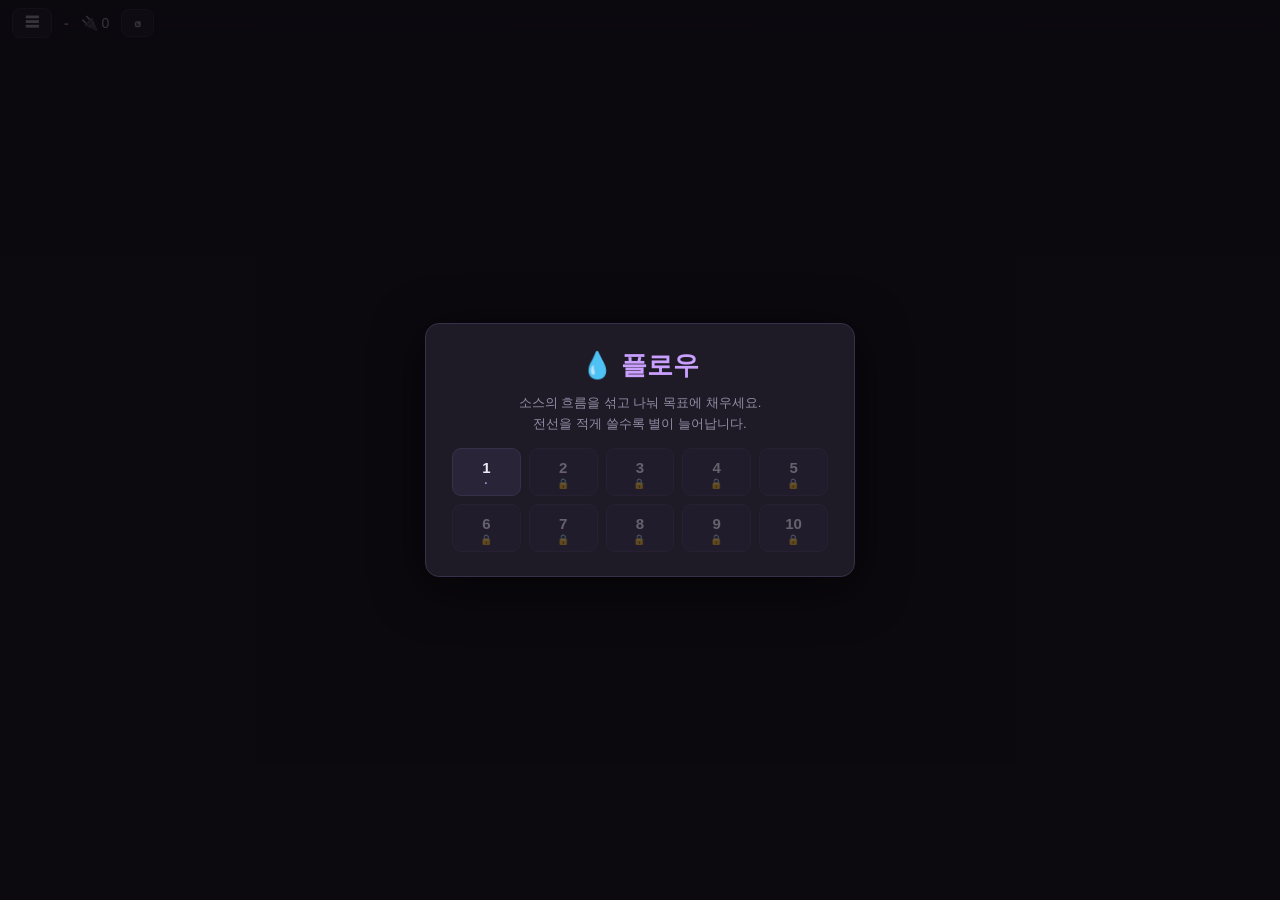
<file: flowpuzzle/index.html>
<!DOCTYPE html>
<html lang="ko">
<head>
<meta charset="utf-8">
<meta name="viewport" content="width=device-width, initial-scale=1, user-scalable=no, viewport-fit=cover">
<title>플로우 — 흐름 퍼즐</title>
<link rel="stylesheet" href="style.css">
</head>
<body>
<div id="hud">
  <button id="btn-levels" class="chip">☰</button>
  <div class="hud-item"><b id="hud-name">-</b></div>
  <div class="hud-item">🔌 <span id="hud-wires">0</span></div>
  <div class="hud-item" id="hud-power-wrap" hidden>⚡ <span id="hud-power">0/0</span></div>
  <button id="btn-reset" class="chip">↺</button>
</div>

<div id="goalbar"></div>

<svg id="world"></svg>

<div id="levels" class="modal">
  <div class="card">
    <h1>💧 플로우</h1>
    <p class="hint">소스의 흐름을 섞고 나눠 목표에 채우세요.<br>전선을 적게 쓸수록 별이 늘어납니다.</p>
    <div id="level-grid"></div>
  </div>
</div>

<div id="clear" class="modal" hidden>
  <div class="card">
    <h1 id="clear-stars">★★★</h1>
    <p id="clear-text"></p>
    <div class="btn-row">
      <button id="btn-again" class="ghost">다시</button>
      <button id="btn-next">다음 레벨</button>
    </div>
  </div>
</div>

<script src="game.js"></script>
</body>
</html>
</file>
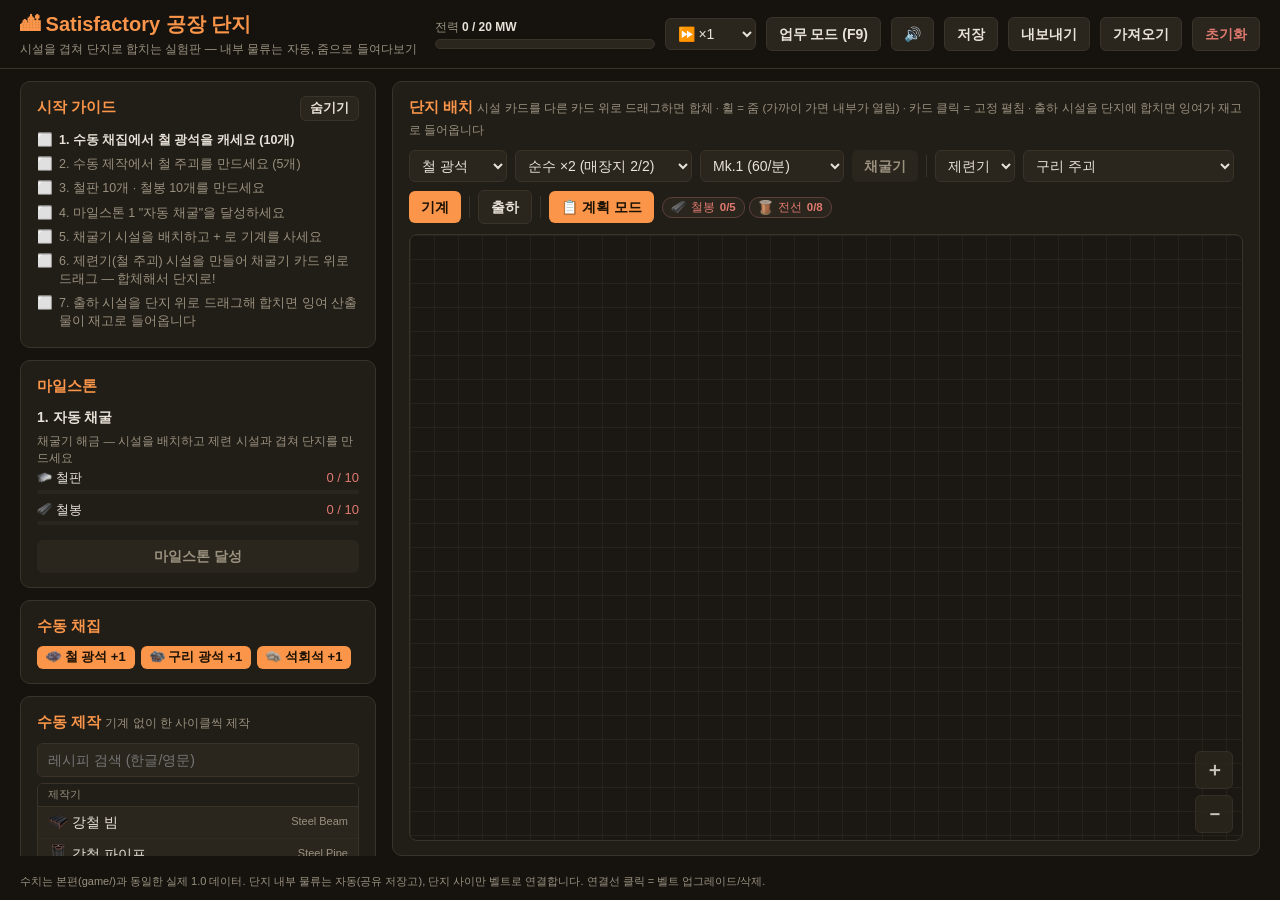
<file: game2/index.html>
<!DOCTYPE html>
<html lang="ko">
<head>
<meta charset="utf-8">
<meta name="viewport" content="width=device-width, initial-scale=1">
<title>Satisfactory 공장 단지</title>
<link rel="stylesheet" href="../game/style.css">
<link rel="stylesheet" href="style.css">
</head>
<body>
<header>
  <div class="head-left">
    <h1>🏙 Satisfactory 공장 단지</h1>
    <p class="sub">시설을 겹쳐 단지로 합치는 실험판 — 내부 물류는 자동, 줌으로 들여다보기</p>
  </div>
  <div class="head-right">
    <div class="power-box">
      <div class="power-label">전력 <span id="power-text">0 / 20 MW</span></div>
      <div class="power-bar"><div id="power-fill"></div></div>
    </div>
    <select id="speed" title="게임 속도"></select>
    <button id="btn-biz" class="ghost" title="업무용 화면으로 전환 (F9)">업무 모드</button>
    <button id="btn-mute" class="ghost" title="효과음 켜기/끄기">🔊</button>
    <button id="btn-save" class="ghost">저장</button>
    <button id="btn-export" class="ghost">내보내기</button>
    <button id="btn-import" class="ghost">가져오기</button>
    <input id="import-file" type="file" accept=".json,application/json" hidden>
    <button id="btn-reset" class="ghost danger">초기화</button>
  </div>
</header>

<div id="banner" hidden></div>

<div id="layout">
<aside id="sidebar">
    <div class="panel" id="tut-panel" hidden>
      <h2>시작 가이드 <button id="tut-hide" class="mini ghost" style="float:right">숨기기</button></h2>
      <div id="tut-body"></div>
    </div>
    <div class="panel" id="milestone-panel">
      <h2>마일스톤</h2>
      <div id="milestone-body"></div>
    </div>
    <div class="panel" id="contract-panel" hidden>
      <h2>납품 계약 <span class="hint">기한 내 납품하면 보상</span></h2>
      <div id="contract-body"></div>
    </div>
    <div class="panel">
      <h2>수동 채집</h2>
      <div id="gather-buttons" class="btn-wrap"></div>
    </div>
    <div class="panel">
      <h2>수동 제작 <span class="hint">기계 없이 한 사이클씩 제작</span></h2>
      <input id="hand-search" placeholder="레시피 검색 (한글/영문)" autocomplete="off">
      <div id="hand-list"></div>
      <div id="hand-req"></div>
      <div class="btn-wrap">
        <button id="hand-craft-1">제작 ×1</button>
        <button id="hand-craft-10">제작 ×10</button>
      </div>
      <div id="hand-info" class="hint"></div>
    </div>
    <div class="panel" id="shop-panel" hidden>
      <h2>AWESOME 상점</h2>
      <div id="shop-body"></div>
    </div>
    <div class="panel" id="research-panel" hidden>
      <h2>연구 <span class="hint">쿠폰으로 영구 강화</span></h2>
      <div id="research-body"></div>
    </div>
    <div class="panel">
      <h2>재고</h2>
      <table id="stock-table"></table>
    </div>
</aside>

<section class="panel" id="factory-panel">
  <h2>단지 배치 <span class="hint">시설 카드를 다른 카드 위로 드래그하면 합체 · 휠 = 줌 (가까이 가면 내부가 열림) · 카드 클릭 = 고정 펼침 · 출하 시설을 단지에 합치면 잉여가 재고로 들어옵니다</span></h2>
  <div class="factory-bar">
    <select id="add-res"></select>
    <select id="add-purity"></select>
    <select id="add-mtier"></select>
    <button id="add-miner">채굴기</button>
    <button id="up-miners" class="ghost" hidden>⛏⬆ 전체 업그레이드</button>
    <span class="bar-sep"></span>
    <select id="add-machine"></select>
    <select id="add-recipe"></select>
    <button id="add-node">기계</button>
    <span id="gen-bar">
      <span class="bar-sep"></span>
      <select id="add-gen"></select>
      <button id="add-gen-btn">발전기</button>
    </span>
    <span class="bar-sep"></span>
    <button id="add-sink" class="ghost">출하</button>
    <button id="add-awesink" class="ghost">AWESOME 싱크</button>
    <span class="bar-sep"></span>
    <button id="open-plan">📋 계획 모드</button>
    <span id="bar-cost" class="chips"></span>
  </div>
  <div id="canvas-wrap">
    <div id="canvas-inner">
      <svg id="edge-svg"></svg>
      <div id="node-layer"></div>
    </div>
  </div>
  <div id="zoom-ctrl">
    <button id="zoom-in" class="ghost" title="확대">＋</button>
    <button id="zoom-out" class="ghost" title="축소">－</button>
  </div>
</section>
</div>

<footer>수치는 본편(game/)과 동일한 실제 1.0 데이터. 단지 내부 물류는 자동(공유 저장고), 단지 사이만 벨트로 연결합니다. 연결선 클릭 = 벨트 업그레이드/삭제.</footer>

<script src="../web/data.js"></script>
<script src="game.js"></script>
</body>
</html>
</file>
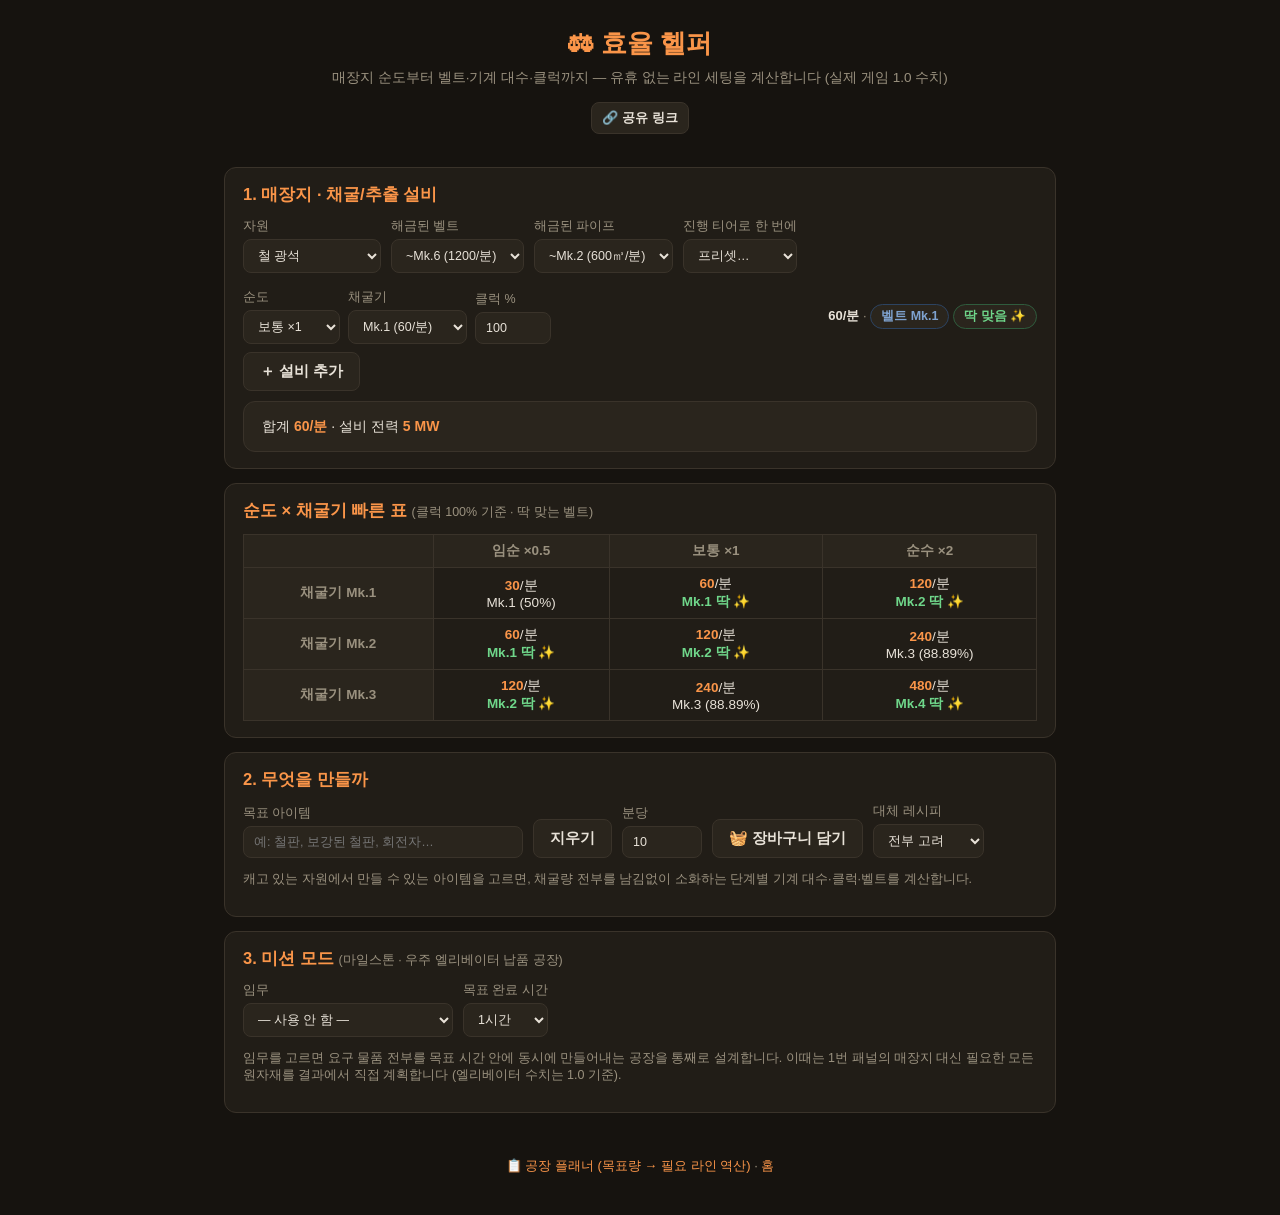
<file: helper/index.html>
<!DOCTYPE html>
<html lang="ko">
<head>
<meta charset="utf-8">
<meta name="viewport" content="width=device-width, initial-scale=1">
<title>효율 헬퍼 — Satisfactory 생산 라인 계산</title>
<link rel="stylesheet" href="style.css">
</head>
<body>
<header>
  <h1>⚖ 효율 헬퍼</h1>
  <p class="sub">매장지 순도부터 벨트·기계 대수·클럭까지 — 유휴 없는 라인 세팅을 계산합니다 (실제 게임 1.0 수치)</p>
  <p><button id="btn-share" class="ghost mini">🔗 공유 링크</button></p>
</header>

<main>
  <section class="panel" id="p-deposit">
    <h2>1. 매장지 · 채굴/추출 설비</h2>
    <div class="row">
      <label>자원
        <select id="sel-res"></select>
      </label>
      <label>해금된 벨트
        <select id="sel-belt"></select>
      </label>
      <label>해금된 파이프
        <select id="sel-pipe"></select>
      </label>
      <label>진행 티어로 한 번에
        <select id="sel-tier"></select>
      </label>
    </div>
    <div id="dep-rows"></div>
    <button id="btn-add-dep" class="ghost">＋ 설비 추가</button>
    <div id="mine-summary"></div>
  </section>

  <section class="panel" id="p-quick">
    <h2>순도 × 채굴기 빠른 표</h2>
    <div id="quick-table"></div>
  </section>

  <section class="panel" id="p-target">
    <h2>2. 무엇을 만들까</h2>
    <div class="row">
      <label>목표 아이템
        <input id="inp-target" list="dl-items" placeholder="예: 철판, 보강된 철판, 회전자…" autocomplete="off">
        <datalist id="dl-items"></datalist>
      </label>
      <button id="btn-clear" class="ghost">지우기</button>
      <label>분당
        <input id="cart-rate" type="number" min="0.1" step="0.1" value="10" style="width:80px">
      </label>
      <button id="btn-cart-add" class="ghost">🧺 장바구니 담기</button>
      <label>대체 레시피
        <select id="sel-altmode">
          <option value="all">전부 고려</option>
          <option value="owned">보유한 것만</option>
        </select>
      </label>
    </div>
    <div id="cart-list"></div>
    <p class="hint">캐고 있는 자원에서 만들 수 있는 아이템을 고르면, 채굴량 전부를 남김없이 소화하는
    단계별 기계 대수·클럭·벨트를 계산합니다.</p>
  </section>

  <section class="panel" id="p-mission">
    <h2>3. 미션 모드 <span class="hint">(마일스톤 · 우주 엘리베이터 납품 공장)</span></h2>
    <div class="row">
      <label>임무
        <select id="sel-mission"></select>
      </label>
      <label>목표 완료 시간
        <select id="sel-mtime"></select>
      </label>
    </div>
    <p class="hint">임무를 고르면 요구 물품 전부를 목표 시간 안에 동시에 만들어내는 공장을 통째로 설계합니다.
    이때는 1번 패널의 매장지 대신 필요한 모든 원자재를 결과에서 직접 계획합니다 (엘리베이터 수치는 1.0 기준).</p>
  </section>

  <section id="result"></section>
</main>

<footer>
  <a href="../web/">📋 공장 플래너 (목표량 → 필요 라인 역산)</a> ·
  <a href="../">홈</a>
</footer>

<script src="../web/data.js?v=3"></script>
<script src="app.js"></script>
</body>
</html>
</file>
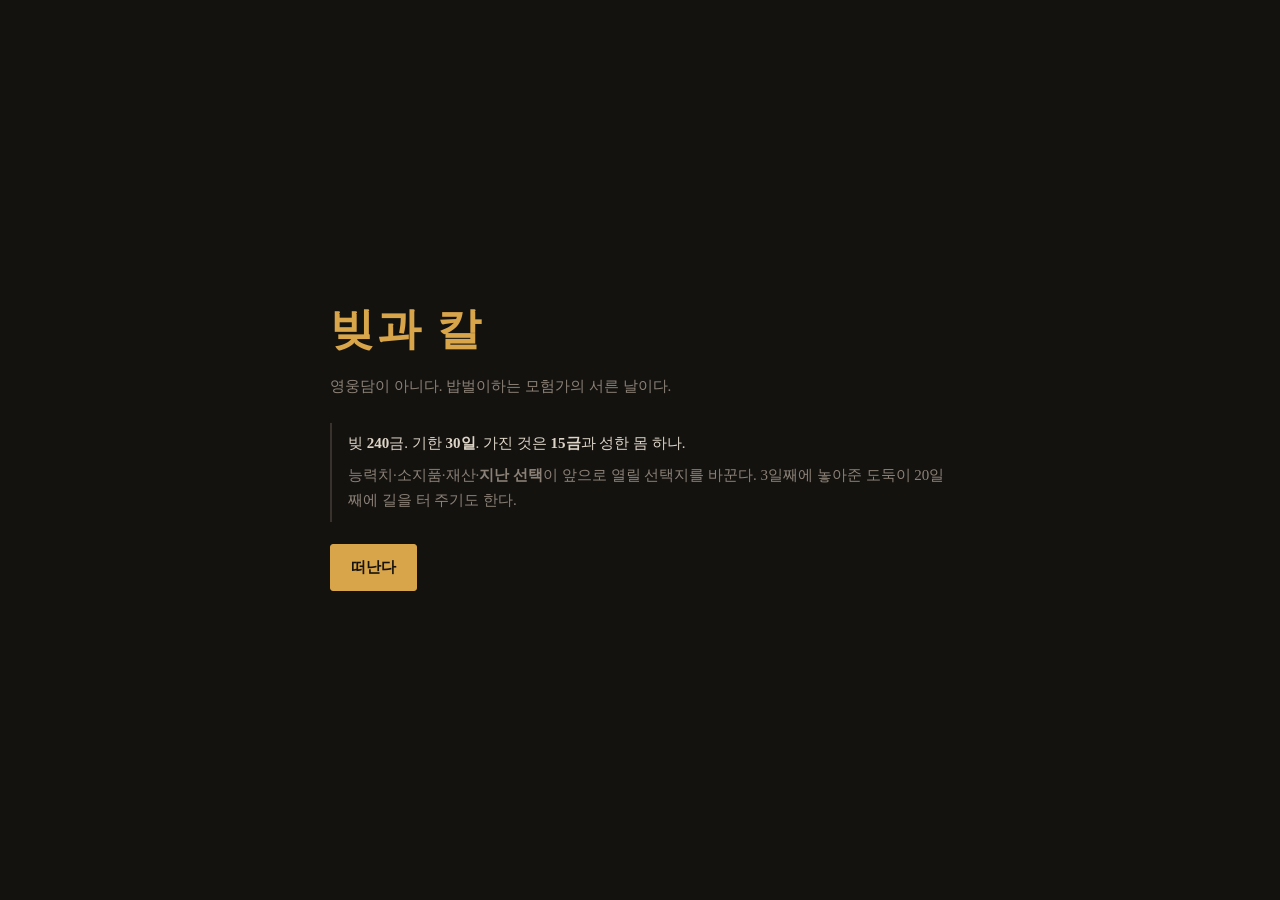
<file: quests/index.html>
<!DOCTYPE html>
<html lang="ko">
<head>
<meta charset="utf-8">
<meta name="viewport" content="width=device-width, initial-scale=1">
<title>빚과 칼 — 선택형 판타지 로그라이크</title>
<link rel="stylesheet" href="style.css">
</head>
<body>

<div id="title" class="screen">
  <div class="box">
    <h1>빚과 칼</h1>
    <p class="sub">영웅담이 아니다. 밥벌이하는 모험가의 서른 날이다.</p>
    <div class="premise">
      <p>빚 <b id="t-debt">240</b>금. 기한 <b>30일</b>. 가진 것은 <b>15금</b>과 성한 몸 하나.</p>
      <p class="dim">능력치·소지품·재산·<b>지난 선택</b>이 앞으로 열릴 선택지를 바꾼다.
        3일째에 놓아준 도둑이 20일째에 길을 터 주기도 한다.</p>
    </div>
    <div id="memories" class="memories"></div>
    <button id="btn-start" class="primary">떠난다</button>
    <div id="record" class="record"></div>
  </div>
</div>

<div id="game" class="screen" hidden>
  <header>
    <div class="hud-left">
      <span class="day">■ <b id="h-day">1</b>일째</span>
      <span class="hp" id="h-hp"></span>
      <span class="gold">금화 <b id="h-gold">0</b></span>
      <span class="debt">빚 <b id="h-debt">0</b></span>
    </div>
    <div class="hud-right" id="h-stats"></div>
  </header>

  <main>
    <section class="stage">
      <div id="scene"></div>
      <div id="choices" class="choices"></div>
    </section>
    <aside class="pack">
      <h2>소지품</h2>
      <div id="items" class="items"></div>
      <h2>지나온 일</h2>
      <div id="deeds" class="deeds"></div>
    </aside>
  </main>
</div>

<script src="engine.js"></script>
<script src="events.js"></script>
<script src="ui.js"></script>
</body>
</html>
</file>
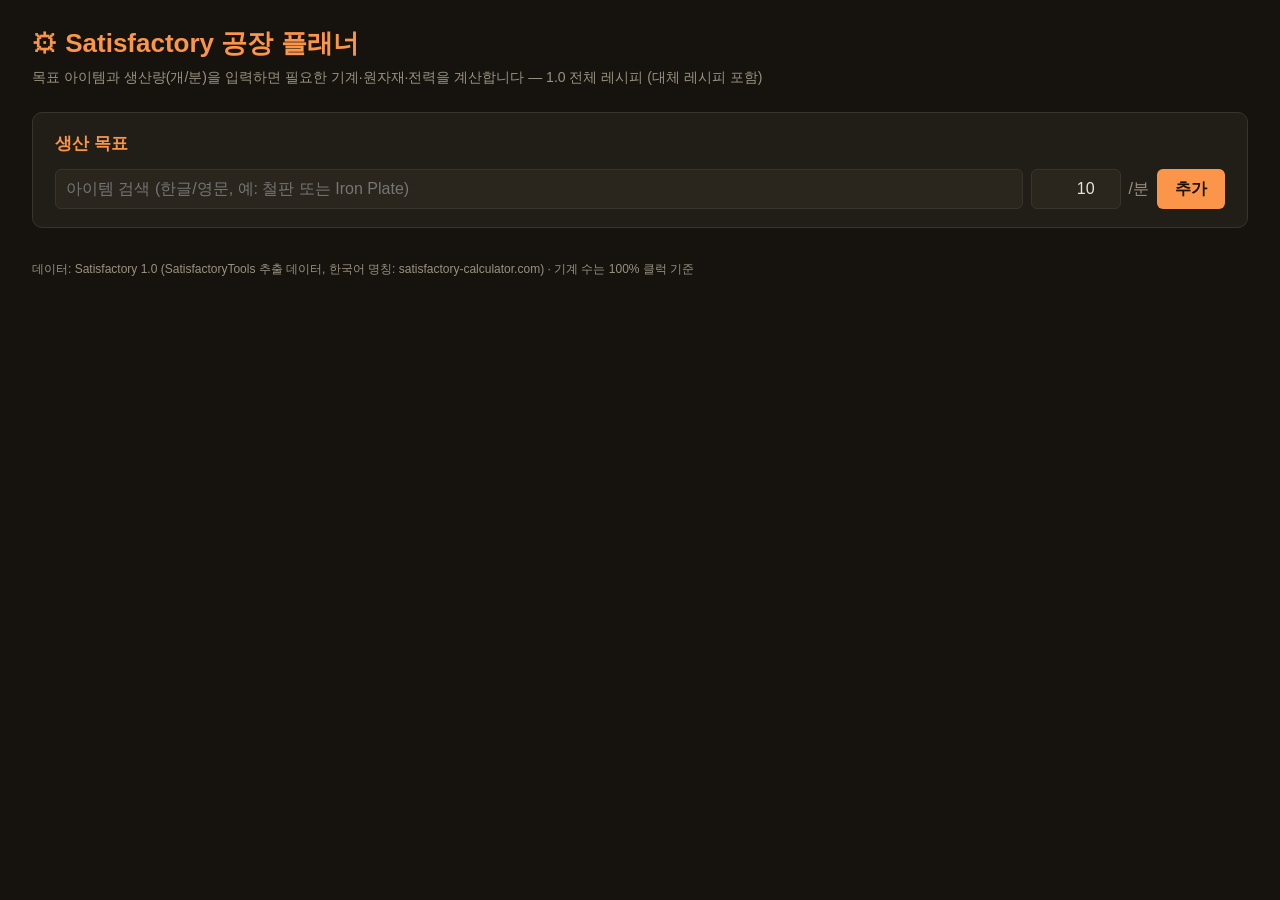
<file: web/index.html>
<!DOCTYPE html>
<html lang="ko">
<head>
<meta charset="utf-8">
<meta name="viewport" content="width=device-width, initial-scale=1">
<title>Satisfactory 공장 플래너</title>
<link rel="stylesheet" href="style.css">
</head>
<body>
<header>
  <h1>⚙ Satisfactory 공장 플래너</h1>
  <p class="sub">목표 아이템과 생산량(개/분)을 입력하면 필요한 기계·원자재·전력을 계산합니다 — 1.0 전체 레시피 (대체 레시피 포함)</p>
</header>

<main>
  <section class="panel" id="targets-panel">
    <h2>생산 목표</h2>
    <div id="target-list"></div>
    <div class="target-add">
      <input id="item-search" list="item-datalist" placeholder="아이템 검색 (한글/영문, 예: 철판 또는 Iron Plate)" autocomplete="off">
      <datalist id="item-datalist"></datalist>
      <input id="rate-input" type="number" min="0.1" step="any" value="10" title="분당 생산량">
      <span class="unit">/분</span>
      <button id="add-target">추가</button>
    </div>
  </section>

  <section class="panel" id="summary-panel" hidden>
    <h2>요약</h2>
    <div class="summary-grid">
      <div class="stat"><div class="stat-label">총 전력</div><div class="stat-value" id="total-power">0 MW</div></div>
      <div class="stat"><div class="stat-label">총 기계 수</div><div class="stat-value" id="total-machines">0</div></div>
    </div>
    <div class="summary-cols">
      <div>
        <h3>원자재 (분당)</h3>
        <table id="raw-table"></table>
      </div>
      <div>
        <h3>기계 목록</h3>
        <table id="machine-table"></table>
      </div>
      <div id="byproduct-col" hidden>
        <h3>부산물 (분당)</h3>
        <table id="byproduct-table"></table>
        <p class="note">부산물은 자동으로 재사용 계산되지 않습니다. 싱크 처리 또는 별도 라인 연결이 필요합니다.</p>
      </div>
    </div>
  </section>

  <section class="panel" id="tree-panel" hidden>
    <h2>생산 트리 <span class="hint">— 각 단계의 레시피를 바꾸면 즉시 재계산됩니다 (★ = 대체 레시피)</span></h2>
    <div id="tree-root"></div>
  </section>
</main>

<footer>데이터: Satisfactory 1.0 (SatisfactoryTools 추출 데이터, 한국어 명칭: satisfactory-calculator.com) · 기계 수는 100% 클럭 기준</footer>

<script src="data.js"></script>
<script src="app.js"></script>
</body>
</html>
</file>
<file: blackout/style.css>
:root {
  --bg: #12141a;
  --panel: #1c1f28;
  --border: #323847;
  --text: #e6e8ee;
  --muted: #8b91a0;
  --accent: #ffc94d;
  --good: #6fd68a;
  --bad: #ff6b5e;
  --wire: #7fa3d0;
}
* { box-sizing: border-box; }
html, body { height: 100%; }
body {
  margin: 0;
  background: var(--bg);
  color: var(--text);
  font-family: "Segoe UI", "Malgun Gothic", sans-serif;
  overflow: hidden;
}

#hud {
  position: fixed; top: 0; left: 0; right: 0; z-index: 10;
  display: flex; gap: 14px; align-items: center;
  padding: calc(8px + env(safe-area-inset-top)) 14px 8px;
  background: linear-gradient(180deg, rgba(18, 20, 26, .95), rgba(18, 20, 26, 0));
  font-size: 14px;
  pointer-events: none;
}
.hud-item b { color: var(--accent); }
.hud-item.hint { margin-left: auto; color: var(--muted); font-size: 12px; }

#world {
  position: fixed; inset: 0;
  width: 100%; height: 100%;
  touch-action: none;
  user-select: none;
  -webkit-user-select: none;
}

/* 노드 */
.n-city { fill: #2a2f3c; stroke: #9aa3b5; stroke-width: 2.5; }
.n-city.dark { stroke: var(--bad); }
.n-plant { fill: #3a3020; stroke: var(--accent); stroke-width: 3; }
.n-sub { fill: #223042; stroke: var(--wire); stroke-width: 2.5; }
.n-fac { fill: #1e3630; stroke: #4dd0a5; stroke-width: 3; }
.n-fac.off { stroke: #38584e; }
.prod-arc { fill: none; stroke: #4dd0a5; stroke-width: 4; pointer-events: none; }
.toast {
  fill: #ffe9a8; font-size: 13.5px; font-weight: 700; text-anchor: middle;
  pointer-events: none; paint-order: stroke; stroke: rgba(10, 12, 16, .85); stroke-width: 3;
  animation: trise 1.6s ease-out forwards;
}
@keyframes trise { from { opacity: 1; transform: translateY(0); } to { opacity: 0; transform: translateY(-32px); } }
.n-label { fill: var(--text); font-size: 12px; font-weight: 700; text-anchor: middle; pointer-events: none; }
.n-sub-label { fill: var(--muted); font-size: 10px; text-anchor: middle; pointer-events: none; }
.n-icon { font-size: 15px; text-anchor: middle; pointer-events: none; }
.sat-arc { fill: none; stroke: var(--good); stroke-width: 4; pointer-events: none; }
.black-arc { fill: none; stroke: var(--bad); stroke-width: 4; pointer-events: none; }

/* 전선 */
.wire { stroke: var(--wire); stroke-width: 3; fill: none; opacity: .85; }
.wire.flow { stroke-dasharray: 8 7; animation: wflow .5s linear infinite; }
.wire.full { stroke: var(--bad); }
.wire-hit { stroke: transparent; stroke-width: 22; fill: none; cursor: pointer; }
.wire-preview { stroke: var(--accent); stroke-width: 2.5; stroke-dasharray: 6 5; fill: none; pointer-events: none; }
@keyframes wflow { to { stroke-dashoffset: -15; } }

/* 모달 */
.modal {
  position: fixed; inset: 0; z-index: 50;
  background: rgba(8, 10, 14, .78);
  display: flex; align-items: center; justify-content: center;
  padding: 20px;
}
.modal[hidden] { display: none; }
.card {
  background: var(--panel);
  border: 1px solid var(--border);
  border-radius: 14px;
  padding: 26px 28px;
  max-width: 430px; width: 100%;
  text-align: center;
  box-shadow: 0 10px 50px rgba(0, 0, 0, .6);
}
.card h1 { margin: 0 0 12px; color: var(--accent); font-size: 26px; }
.card h2 { margin: 0 0 14px; color: var(--accent); font-size: 18px; }
.card p { margin: 8px 0; line-height: 1.6; font-size: 14.5px; }
.card .hint { color: var(--muted); font-size: 12.5px; }
.red { color: var(--bad); }
button {
  font: inherit; font-weight: 700;
  background: var(--accent); color: #221a05;
  border: none; border-radius: 9px;
  padding: 11px 26px; margin-top: 14px;
  cursor: pointer; font-size: 15px;
}
button:active { transform: scale(.97); }

#reward-opts { display: flex; flex-direction: column; gap: 9px; margin-top: 6px; }
#reward-opts button {
  margin: 0; text-align: left;
  background: #262b37; color: var(--text);
  border: 1px solid var(--border);
  font-weight: 600; font-size: 14px;
}
#reward-opts button b { color: var(--accent); }
#reward-opts button:hover { border-color: var(--accent); }

/* 전선 삭제 팝업 */
#wire-menu {
  position: fixed; z-index: 40;
  background: var(--panel);
  border: 1px solid var(--border);
  border-radius: 10px;
  padding: 8px;
  display: flex; gap: 6px;
}
#wire-menu button { margin: 0; padding: 8px 14px; font-size: 13.5px; }
#wire-menu .del { background: var(--bad); color: #fff; }
#wire-menu .keep { background: #262b37; color: var(--text); border: 1px solid var(--border); }
</file>
<file: flowpuzzle/style.css>
:root {
  --bg: #131017;
  --panel: #1e1a26;
  --border: #37304a;
  --text: #ece8f4;
  --muted: #948da6;
  --accent: #c9a0ff;
  --good: #6fd68a;
  --bad: #ff6b5e;
}
* { box-sizing: border-box; }
html, body { height: 100%; }
body {
  margin: 0;
  background: var(--bg);
  color: var(--text);
  font-family: "Segoe UI", "Malgun Gothic", sans-serif;
  overflow: hidden;
}

#hud {
  position: fixed; top: 0; left: 0; right: 0; z-index: 10;
  display: flex; gap: 12px; align-items: center;
  padding: calc(8px + env(safe-area-inset-top)) 12px 8px;
  background: linear-gradient(180deg, rgba(19, 16, 23, .95), rgba(19, 16, 23, 0));
  font-size: 14px;
}
.hud-item b { color: var(--accent); }
.chip {
  font: inherit; font-weight: 700;
  background: var(--panel); color: var(--text);
  border: 1px solid var(--border); border-radius: 8px;
  padding: 5px 12px; cursor: pointer;
}

#goalbar {
  position: fixed; top: calc(42px + env(safe-area-inset-top)); left: 0; right: 0;
  display: flex; gap: 8px; justify-content: center; flex-wrap: wrap;
  z-index: 9; pointer-events: none;
  font-size: 12.5px;
}
.goal-chip {
  background: var(--panel); border: 1px solid var(--border);
  border-radius: 9px; padding: 3px 10px;
  display: flex; gap: 6px; align-items: center;
}
.goal-chip .swatch { width: 12px; height: 12px; border-radius: 50%; }
.goal-chip.ok { border-color: var(--good); color: var(--good); }

#world {
  position: fixed; inset: 0;
  width: 100%; height: 100%;
  touch-action: none; user-select: none; -webkit-user-select: none;
}

/* 노드 */
.node-shape { stroke-width: 3; }
.n-label { fill: var(--text); font-size: 13px; font-weight: 700; text-anchor: middle; dominant-baseline: middle; pointer-events: none; }
.n-sub { fill: var(--muted); font-size: 10.5px; text-anchor: middle; pointer-events: none; }
.n-err { fill: var(--bad); font-size: 11px; font-weight: 700; text-anchor: middle; pointer-events: none; }
.port { stroke: #0d0b11; stroke-width: 2; cursor: crosshair; }
.port.in { fill: #4a445c; }
.port.out { fill: #8f86a8; }

/* 전선 */
.wire { stroke-width: 4; fill: none; opacity: .9; }
.wire.flow { stroke-dasharray: 9 7; animation: wflow .5s linear infinite; }
.wire-hit { stroke: transparent; stroke-width: 22; fill: none; cursor: pointer; }
.wire-preview { stroke: var(--accent); stroke-width: 2.5; stroke-dasharray: 6 5; fill: none; pointer-events: none; }
@keyframes wflow { to { stroke-dashoffset: -16; } }

/* 모달 */
.modal {
  position: fixed; inset: 0; z-index: 50;
  background: rgba(10, 8, 13, .8);
  display: flex; align-items: center; justify-content: center;
  padding: 20px;
}
.modal[hidden] { display: none; }
.card {
  background: var(--panel);
  border: 1px solid var(--border);
  border-radius: 14px;
  padding: 24px 26px;
  max-width: 430px; width: 100%;
  text-align: center;
  box-shadow: 0 10px 50px rgba(0, 0, 0, .6);
}
.card h1 { margin: 0 0 10px; color: var(--accent); font-size: 26px; }
.card p { margin: 8px 0; line-height: 1.6; font-size: 14.5px; }
.card .hint { color: var(--muted); font-size: 13px; }
button {
  font: inherit; font-weight: 700;
  background: var(--accent); color: #221635;
  border: none; border-radius: 9px;
  padding: 10px 22px; cursor: pointer; font-size: 15px;
}
button.ghost { background: #2a2438; color: var(--text); border: 1px solid var(--border); }
button:active { transform: scale(.97); }
.btn-row { display: flex; gap: 10px; justify-content: center; margin-top: 14px; }

#level-grid {
  display: grid; grid-template-columns: repeat(5, 1fr);
  gap: 8px; margin-top: 14px;
}
#level-grid button {
  padding: 10px 0 6px; font-size: 15px;
  background: #2a2438; color: var(--text);
  border: 1px solid var(--border);
  display: flex; flex-direction: column; align-items: center; gap: 2px;
}
#level-grid button.locked { opacity: .35; }
#level-grid .stars { font-size: 10px; color: var(--accent); letter-spacing: 1px; }
#clear-stars { color: var(--accent); font-size: 40px; letter-spacing: 6px; }
</file>
<file: game/style.css>
:root {
  --bg: #16130f;
  --panel: #211d17;
  --panel2: #2a251d;
  --border: #3a332a;
  --text: #e8e2d8;
  --muted: #9a917f;
  --accent: #fa9549;
  --accent-dim: #b56a34;
  --good: #7ec97e;
  --bad: #e07a6f;
  --raw: #6fb3e0;
}

/* hidden 속성이 display 지정에 지지 않도록 (작성자 스타일 > UA 스타일) */
[hidden] { display: none !important; }


* { box-sizing: border-box; }
html, body { height: 100%; }
body {
  margin: 0;
  font-family: "Segoe UI", "Malgun Gothic", sans-serif;
  background: var(--bg);
  color: var(--text);
  line-height: 1.45;
  font-size: 14px;
  display: flex; flex-direction: column;
  overflow: hidden;
}
header {
  display: flex; justify-content: space-between; align-items: center;
  padding: 10px 20px; gap: 16px; flex-wrap: wrap;
  border-bottom: 1px solid var(--border);
  flex: none;
}
h1 { margin: 0; font-size: 20px; color: var(--accent); }
.sub { margin: 2px 0 0; color: var(--muted); font-size: 12px; }
.head-right { display: flex; align-items: center; gap: 10px; }
.power-box { min-width: 220px; }
.power-label { font-size: 12px; color: var(--muted); margin-bottom: 3px; }
.power-label span { color: var(--text); font-weight: 600; }
.power-bar {
  height: 10px; background: var(--panel2);
  border: 1px solid var(--border); border-radius: 5px; overflow: hidden;
}
#power-fill { height: 100%; width: 0%; background: var(--good); transition: width .2s, background .2s; }

/* 클라우드 저장 */
.cloud-box { min-width: 150px; font-size: 12px; }
#cloud-code-box { color: var(--muted); cursor: pointer; user-select: none; }
#cloud-code-box:hover { color: var(--text); }
#cloud-code { font-family: Consolas, monospace; letter-spacing: 1px; color: var(--text); font-weight: 600; }
#cloud-status { color: var(--muted); margin-top: 3px; min-height: 1.2em; }
#cloud-status[data-state="synced"] { color: var(--good); }
#cloud-status[data-state="offline"] { color: var(--muted); }
#cloud-status[data-state="conflict"] { color: var(--bad); }

#banner {
  margin: 8px 20px 0; padding: 8px 16px; border-radius: 8px;
  background: #2d3a24; border: 1px solid var(--good); color: var(--good);
  font-weight: 600; flex: none;
}

/* 한 화면 레이아웃: 페이지 스크롤 없음, 사이드바만 내부 스크롤 */
#layout {
  flex: 1; min-height: 0;
  display: flex; gap: 12px;
  padding: 12px 20px;
}
#sidebar {
  width: 360px; flex: none;
  overflow-y: auto;
  display: flex; flex-direction: column; gap: 12px;
  padding-right: 4px;
}
#factory-panel {
  flex: 1; min-width: 0;
  display: flex; flex-direction: column;
}

.panel {
  background: var(--panel); border: 1px solid var(--border);
  border-radius: 10px; padding: 14px 16px;
}
.panel h2 { margin: 0 0 10px; font-size: 15px; color: var(--accent); }

/* 아직 100% 로 돌지만 곧 멈출 곳 — 이미 멈춘 것(빨강)과 구분되어야 한다 */
.fnode-why.soon { color: #e0b34a; }

/* 일시 중지 — 멈춘 노드는 한눈에 구분되어야 어디를 되살릴지 고를 수 있다 */
.fnode-head .pause {
  padding: 0 6px; font-size: 12px; line-height: 1.5;
  background: transparent; border: 1px solid var(--border); color: var(--muted);
}
.fnode-head .pause:hover { color: var(--text); border-color: var(--accent); }
.fnode-head .pause.on { color: var(--accent); border-color: var(--accent); }
.fnode.paused { opacity: .55; border-style: dashed; }
.fnode.paused .fnode-why { color: var(--muted); }
.hint { font-size: 11.5px; color: var(--muted); font-weight: normal; }

button {
  font: inherit; background: var(--accent); color: #1b1104;
  font-weight: 600; border: none; border-radius: 6px;
  padding: 6px 12px; cursor: pointer;
}
button:hover:not(:disabled) { filter: brightness(1.12); }
button:disabled { background: var(--panel2); color: var(--muted); cursor: not-allowed; }
button.ghost {
  background: var(--panel2); color: var(--text); border: 1px solid var(--border);
}
button.danger { color: var(--bad); }
button.mini { padding: 2px 9px; font-size: 13px; }
select {
  font: inherit; background: var(--panel2); color: var(--text);
  border: 1px solid var(--border); border-radius: 6px; padding: 6px 8px;
  max-width: 100%;
}
.btn-wrap { display: flex; flex-wrap: wrap; gap: 6px; margin-top: 8px; }

/* 마일스톤 */
.ms-name { font-weight: 700; margin-bottom: 6px; }
.ms-cost { margin: 2px 0; font-size: 13px; display: flex; justify-content: space-between; }
.ms-cost .ok { color: var(--good); }
.ms-cost .no { color: var(--bad); }
#milestone-body button { margin-top: 8px; width: 100%; }
.ms-done { color: var(--muted); font-size: 12px; margin-top: 8px; }

/* 채굴·발전, 생산 라인 행 */
.row {
  display: flex; align-items: center; gap: 8px;
  padding: 6px 0; border-bottom: 1px dashed var(--border);
  flex-wrap: wrap;
}
.row:last-child { border-bottom: none; }
.row .grow { flex: 1; min-width: 120px; }
.row .name { font-weight: 600; }
.row .detail { font-size: 12px; color: var(--muted); }
.row .cnt { font-weight: 700; color: var(--accent); min-width: 28px; text-align: center; }
.row .eff-ok { color: var(--good); font-size: 12px; }
.row .eff-low { color: var(--bad); font-size: 12px; }
.cost-line { font-size: 11.5px; color: var(--muted); width: 100%; display: flex; align-items: center; gap: 6px; flex-wrap: wrap; }

/* 아이템/건물 아이콘 */
.icon { width: 20px; height: 20px; vertical-align: -5px; }
.icon-s { width: 15px; height: 15px; vertical-align: -3px; }

/* 재료 칩: 보유/필요 수량 + 충족 여부 */
.chips { display: inline-flex; flex-wrap: wrap; gap: 4px; vertical-align: middle; }
.chip {
  display: inline-flex; gap: 5px; align-items: center;
  padding: 1px 8px; border-radius: 10px;
  border: 1px solid var(--border); background: var(--panel2);
  font-size: 11.5px; white-space: nowrap;
}
.chip b { font-variant-numeric: tabular-nums; font-weight: 600; }
.chip.ok { color: var(--good); border-color: #3f5c3f; }
.chip.no { color: var(--bad); border-color: #5c3f3b; }

/* 시작 가이드 */
.tut-step {
  display: flex; gap: 6px; align-items: flex-start;
  padding: 3px 0; font-size: 12.5px; color: var(--muted);
}
.tut-step.current { color: var(--text); font-weight: 600; }
.tut-step.done { color: var(--good); text-decoration: line-through; opacity: .7; }
.tut-mark { flex: none; }

/* 마일스톤 진행 바 */
.ms-bar { height: 4px; background: var(--panel2); border-radius: 2px; overflow: hidden; margin: 2px 0 7px; }
.ms-bar > div { height: 100%; background: var(--accent); transition: width .2s; }
.ms-bar.full > div { background: var(--good); }

#hand-req { margin-top: 8px; display: flex; flex-direction: column; gap: 5px; font-size: 12px; }

/* 수동 제작: 검색 + 목록 */
#hand-search {
  width: 100%;
  font: inherit; background: var(--panel2); color: var(--text);
  border: 1px solid var(--border); border-radius: 6px; padding: 6px 10px;
}
#hand-search:focus { outline: 1px solid var(--accent-dim); }
#hand-list {
  margin-top: 6px;
  max-height: 230px; overflow-y: auto;
  border: 1px solid var(--border); border-radius: 6px;
  background: var(--panel2);
}
.hand-group {
  position: sticky; top: 0;
  padding: 3px 10px;
  font-size: 11px; color: var(--muted);
  background: var(--panel);
  border-bottom: 1px solid var(--border);
}
.hand-item {
  padding: 5px 10px;
  cursor: pointer;
  display: flex; justify-content: space-between; gap: 8px;
  border-bottom: 1px solid rgba(58, 51, 42, .4);
}
.hand-item:hover { background: rgba(250, 149, 73, .12); }
.hand-item.sel { background: rgba(250, 149, 73, .22); color: var(--accent); font-weight: 600; }
.hand-item .en { font-size: 11px; color: var(--muted); align-self: center; white-space: nowrap; overflow: hidden; text-overflow: ellipsis; }
.hand-empty { padding: 10px; color: var(--muted); font-size: 12px; }

/* 공장 배치 캔버스 */
.factory-bar {
  display: flex; align-items: center; gap: 8px; flex-wrap: wrap;
  margin-bottom: 10px;
}
.factory-bar select { max-width: 220px; }
#gen-bar { display: contents; }
.bar-sep { width: 1px; height: 22px; background: var(--border); }
#canvas-wrap {
  flex: 1; min-height: 0;
  overflow: auto;
  cursor: grab;
  border: 1px solid var(--border); border-radius: 8px;
  background:
    linear-gradient(rgba(58,51,42,.35) 1px, transparent 1px),
    linear-gradient(90deg, rgba(58,51,42,.35) 1px, transparent 1px),
    #1b1813;
  background-size: 24px 24px, 24px 24px, auto;
}
/* 크기는 resizeCanvas() 가 노드 범위에 맞춰 늘린다 (아래는 초기값) */
#canvas-inner { position: relative; width: 2400px; height: 1400px; transform-origin: 0 0; }
#edge-svg { position: absolute; inset: 0; width: 100%; height: 100%; pointer-events: none; }
#edge-svg path.edge { stroke: var(--accent-dim); stroke-width: 2.5; fill: none; pointer-events: none; }
#edge-svg path.edge.flow {
  stroke: var(--accent);
  stroke-dasharray: 7 5;
  animation: edgeflow .45s linear infinite;
}
@keyframes edgeflow { to { stroke-dashoffset: -12; } }
#edge-svg path.edge.hover { stroke: var(--bad); stroke-width: 3.5; }
#edge-svg path.edge-hit { stroke: transparent; stroke-width: 14; fill: none; pointer-events: stroke; cursor: pointer; }
#edge-svg path.pending { stroke: var(--accent); stroke-width: 2; stroke-dasharray: 6 4; fill: none; }
#node-layer { position: absolute; inset: 0; pointer-events: none; }
#node-layer .fnode { pointer-events: auto; }

.fnode {
  position: absolute;
  min-width: 170px; max-width: 230px;
  background: var(--panel);
  border: 1px solid var(--border);
  border-radius: 8px;
  box-shadow: 0 2px 8px rgba(0,0,0,.4);
  user-select: none;
  font-size: 12px;
  cursor: grab; /* 버튼·포트 외엔 어디든 잡고 이동 가능 */
}
.fnode:active { cursor: grabbing; }
.fnode .port { cursor: crosshair; }
.fnode.sink { border-color: #4a5c3f; }
.fnode-head {
  display: flex; align-items: center; gap: 6px;
  padding: 5px 8px;
  background: var(--panel2);
  border-radius: 8px 8px 0 0;
  border-bottom: 1px solid var(--border);
  cursor: grab; font-weight: 600;
}
.fnode-head:active { cursor: grabbing; }
.fnode-head .eff { margin-left: auto; font-weight: 600; font-size: 11px; }
.fnode-why {
  padding: 3px 8px 0;
  font-size: 10.5px; color: var(--bad);
  border-bottom: 1px dashed var(--border);
  padding-bottom: 3px;
}
.fnode-body { display: flex; justify-content: space-between; gap: 8px; padding: 6px 0; }
.ports { display: flex; flex-direction: column; gap: 4px; min-width: 0; }
.port {
  display: flex; align-items: center; gap: 4px;
  padding: 1px 4px; white-space: nowrap; font-size: 11px;
}
.ports.in .port { flex-direction: row; }
.ports.out .port { flex-direction: row-reverse; }
.port .dot {
  width: 12px; height: 12px; border-radius: 50%;
  background: var(--panel2); border: 2px solid var(--accent-dim);
  cursor: crosshair; flex: none;
}
.ports.in .port .dot { margin-left: -7px; }
.ports.out .port .dot { margin-right: -7px; border-color: var(--accent); }
.port .dot:hover { background: var(--accent); }
.port .buf { color: var(--muted); font-size: 10px; min-width: 20px; }
.port .rate { color: var(--muted); font-size: 10px; }
.fnode-foot {
  display: flex; align-items: center; gap: 5px;
  padding: 4px 8px 6px;
  border-top: 1px dashed var(--border);
}
.fnode-foot .cnt { font-weight: 700; color: var(--accent); min-width: 22px; text-align: center; }
.fnode-foot button { padding: 1px 8px; font-size: 12px; }
.fnode-foot .del { margin-left: auto; }

/* ---- 노드 타입별 가동 애니메이션 (working = 실제 가동 중, --spd = 효율 비례 속도) ---- */
/* 채굴기: 드릴 진동 */
.fnode.miner.working .fnode-head .icon {
  animation: drill var(--spd, .6s) linear infinite;
}
@keyframes drill {
  0%, 100% { transform: translate(0, 0); }
  20% { transform: translate(-1px, 1px); }
  40% { transform: translate(1px, -1px) rotate(-4deg); }
  60% { transform: translate(-1px, -1px); }
  80% { transform: translate(1px, 1px) rotate(4deg); }
}
/* 기계: 부품을 찍어내는 스탬프 동작 */
.fnode.machine.working .fnode-head .icon {
  animation: stamp var(--spd, .8s) ease-in-out infinite;
}
@keyframes stamp {
  0%, 100% { transform: scale(1); }
  35% { transform: scale(1.28) rotate(-7deg); }
  55% { transform: scale(.92); }
  70% { transform: scale(1.05); }
}
/* 채굴기·기계: 가동 중 은은한 주황 펄스 */
.fnode.miner.working, .fnode.machine.working {
  animation: workpulse 2.2s ease-in-out infinite;
}
@keyframes workpulse {
  0%, 100% { box-shadow: 0 2px 8px rgba(0, 0, 0, .4); }
  50% { box-shadow: 0 0 13px rgba(250, 149, 73, .38); }
}
/* 발전기: 에너지 발광 + 아이콘 스파크 */
.fnode.gen.working {
  animation: genglow 1.5s ease-in-out infinite;
}
@keyframes genglow {
  0%, 100% { box-shadow: 0 2px 8px rgba(0, 0, 0, .4); border-color: var(--border); }
  50% { box-shadow: 0 0 16px rgba(255, 215, 110, .45); border-color: #8a7a45; }
}
.fnode.gen.working .fnode-head .icon {
  animation: spark .8s steps(2) infinite;
}
@keyframes spark {
  0%, 100% { filter: brightness(1); }
  50% { filter: brightness(1.6) drop-shadow(0 0 4px #ffd76e); }
}
/* 출하: 아이템 흡수 스윕 + 초록 펄스 */
.fnode.sink.working {
  animation: sinkglow 1.3s ease-in-out infinite;
}
@keyframes sinkglow {
  0%, 100% { box-shadow: 0 2px 8px rgba(0, 0, 0, .4); }
  50% { box-shadow: 0 0 13px rgba(126, 201, 126, .42); }
}
/* AWESOME 싱크: 보라 펄스 (소각) */
.fnode.awesink { border-color: #5c4a6e; }
.fnode.awesink.working {
  animation: aweglow 1.2s ease-in-out infinite;
}
@keyframes aweglow {
  0%, 100% { box-shadow: 0 2px 8px rgba(0, 0, 0, .4); }
  50% { box-shadow: 0 0 15px rgba(201, 160, 224, .5); }
}
.fnode.sink .port, .fnode.awesink .port { position: relative; overflow: hidden; }
.fnode.sink.working .port::after, .fnode.awesink.working .port::after {
  content: '';
  position: absolute; inset: 0;
  background: linear-gradient(90deg, transparent, rgba(126, 201, 126, .3), transparent);
  animation: sweep 1s linear infinite;
  pointer-events: none;
}
.fnode.awesink.working .port::after {
  background: linear-gradient(90deg, transparent, rgba(201, 160, 224, .35), transparent);
}
@keyframes sweep {
  from { transform: translateX(-100%); }
  to { transform: translateX(100%); }
}
/* 시스템 설정에서 모션 줄이기를 켠 경우 전부 정지 */
@media (prefers-reduced-motion: reduce) {
  .fnode, .fnode *, #edge-svg path { animation: none !important; }
}
.fnode-cost {
  display: flex; align-items: center; flex-wrap: wrap; gap: 3px;
  padding: 0 8px 6px;
}
.chip-mini {
  display: inline-flex; align-items: center; gap: 2px;
  font-size: 10.5px; font-variant-numeric: tabular-nums;
  border: 1px solid var(--border); border-radius: 8px;
  padding: 0 5px; background: var(--panel2);
}
.chip-mini.ok { color: var(--good); border-color: #3f5c3f; }
.chip-mini.no { color: var(--bad); border-color: #5c3f3b; }

/* 클릭하면 수동 제작 선택되는 재료 */
.craft { cursor: pointer; }
.craft:hover { filter: brightness(1.35); text-decoration: underline; }

/* 채굴기 순도 배지 */
.purity {
  font-size: 10px; padding: 0 5px; border-radius: 7px;
  border: 1px solid currentColor; font-weight: 600;
}
.purity-pure { color: #ffd76e; }
.purity-normal { color: var(--muted); }
.purity-impure { color: #b98a8a; }

/* 벨트(연결선) 메뉴 */
.edge-menu {
  position: fixed; z-index: 50;
  min-width: 200px;
  background: var(--panel);
  border: 1px solid var(--accent-dim);
  border-radius: 8px;
  box-shadow: 0 4px 16px rgba(0, 0, 0, .55);
  padding: 10px 12px;
  display: flex; flex-direction: column; gap: 7px;
  font-size: 12.5px;
}
.edge-menu .em-head { font-weight: 600; display: flex; align-items: center; gap: 4px; }
.edge-menu .em-head b { color: var(--accent); margin-left: auto; }
.edge-menu .em-line { color: var(--muted); font-size: 11.5px; }
.edge-menu button { font-size: 12.5px; padding: 5px 10px; }
.edge-menu input[type=range] { width: 100%; accent-color: var(--accent); }

/* 오버클럭 버튼 */
.fnode-foot .clk { font-size: 10.5px; padding: 1px 6px; }
.fnode-foot .clk.oc { color: var(--accent); border-color: var(--accent-dim); }
.fnode-foot .tgt { font-size: 10.5px; padding: 1px 6px; }
.fnode-foot .tgt.on { color: var(--accent); border-color: var(--accent-dim); }

/* 켜진 툴바 토글 */
.factory-bar button.on { background: var(--accent); color: #1b1104; border-color: var(--accent); }

/* 축소 표시: 노드가 많을 때 한 화면에 더 담기 위해 부가 정보를 감춘다 */
.compact .fnode { min-width: 128px; max-width: 168px; font-size: 11px; }
.compact .fnode-cost { display: none; }
.compact .fnode .port .rate { display: none; }
.compact .fnode .port .buf { display: none; }
.compact .fnode-why { display: none; }
.compact .fnode-head { padding: 4px 7px; }
.compact .fnode-foot { padding: 3px 6px; gap: 3px; }
.compact .fnode-foot .hint { display: none; }
.compact .fnode-foot .clk, .compact .fnode-foot .tgt { font-size: 9.5px; padding: 0 4px; }
.compact .fnode-body { padding: 3px 6px; }

/* 자동화 패널 */
.auto-row {
  display: flex; align-items: flex-start; gap: 8px;
  padding: 5px 0; cursor: pointer;
  border-bottom: 1px dashed var(--border);
}
.auto-row:last-of-type { border-bottom: none; }
.auto-row input { margin-top: 3px; accent-color: var(--accent); flex: none; }
.auto-text { display: flex; flex-direction: column; }
.auto-name { font-weight: 600; }
.auto-status { margin-top: 6px; }

/* AWESOME 상점 */
.shop-coupons { font-size: 16px; font-weight: 700; color: var(--accent); }
#shop-body .btn-wrap button { width: 100%; text-align: left; }

/* 대체 레시피 선택 모달 */
.alt-overlay {
  position: fixed; inset: 0; z-index: 100;
  background: rgba(0, 0, 0, .6);
  display: flex; align-items: center; justify-content: center;
}
.alt-card {
  background: var(--panel);
  border: 1px solid var(--accent-dim);
  border-radius: 12px;
  padding: 22px 26px;
  max-width: 520px; width: 92%;
  display: flex; flex-direction: column; gap: 10px;
  box-shadow: 0 8px 40px rgba(0, 0, 0, .6);
}
.alt-card h3 { margin: 0 0 6px; font-size: 15px; color: var(--accent); }
.alt-choice {
  text-align: left;
  background: var(--panel2); color: var(--text);
  border: 1px solid var(--border);
  padding: 10px 14px;
}
.alt-choice:hover { border-color: var(--accent); }
.alt-choice .alt-name { font-weight: 700; }
.alt-choice .alt-io { font-size: 11.5px; color: var(--muted); margin-top: 3px; }

/* 계획 모드 */
.plan-card { max-width: 640px; max-height: 86vh; overflow-y: auto; }
.plan-card input[type=text], .plan-card input:not([type]) {
  font: inherit; background: var(--panel2); color: var(--text);
  border: 1px solid var(--border); border-radius: 6px; padding: 6px 10px;
}
.plan-list {
  max-height: 150px; overflow-y: auto;
  border: 1px solid var(--border); border-radius: 6px;
  background: var(--panel2);
}
.plan-rate { display: flex; align-items: center; gap: 8px; font-size: 13px; }
.plan-rate input { width: 90px; text-align: right; font: inherit; background: var(--panel2); color: var(--text); border: 1px solid var(--border); border-radius: 6px; padding: 5px 8px; }
.plan-table { width: 100%; border-collapse: collapse; font-size: 12.5px; }
.plan-table td { padding: 3px 5px; border-bottom: 1px solid var(--border); }
.plan-table td.num { text-align: right; font-variant-numeric: tabular-nums; white-space: nowrap; }
.plan-table .plan-raw td:first-child { color: var(--raw); }
.plan-table .plan-ext td:first-child { color: var(--bad); }

/* 재고 */
#stock-table { width: 100%; border-collapse: collapse; font-size: 13px; }
#stock-table td { padding: 2px 4px; border-bottom: 1px solid var(--border); }
#stock-table td.num { text-align: right; font-variant-numeric: tabular-nums; }
#stock-table td.rate { text-align: right; font-size: 11.5px; min-width: 64px; }
.rate-up { color: var(--good); }
.rate-down { color: var(--bad); }
.rate-zero { color: var(--muted); }

#stats-table { width: 100%; border-collapse: collapse; font-size: 12.5px; margin-top: 6px; }
#stats-table th { text-align: right; font-size: 10.5px; color: var(--muted); font-weight: normal; padding: 1px 4px; }
#stats-table th:first-child { text-align: left; }
#stats-table td { padding: 2px 4px; border-bottom: 1px solid var(--border); }
#stats-table td.num { text-align: right; font-variant-numeric: tabular-nums; }
#stock-table .raw td:first-child { color: var(--raw); }
#stock-table tr.clickable { cursor: pointer; }
#stock-table tr.clickable:hover td { background: rgba(250, 149, 73, .1); }

footer { padding: 6px 20px 10px; color: var(--muted); font-size: 11px; flex: none; }
</file>
<file: game2/style.css>
/* game2 전용 — 기본 스타일은 ../game/style.css 를 상속 */

/* ====== 터치·모바일 지원 ====== */
/* 포인터 이벤트가 스크롤에 뺏기지 않게 (드래그·패닝·연결) */
#canvas-wrap, .cx-inner-wrap { touch-action: none; }

/* 줌 버튼 (터치엔 휠이 없다) */
#factory-panel { position: relative; }
#zoom-ctrl {
  position: absolute; right: 26px; bottom: 22px; z-index: 20;
  display: flex; flex-direction: column; gap: 6px;
}
#zoom-ctrl button {
  width: 38px; height: 38px; padding: 0;
  font-size: 19px; font-weight: 700;
  opacity: .85;
}

@media (max-width: 900px) {
  body { overflow: auto; }
  #layout { flex-direction: column; height: auto; padding: 8px; gap: 10px; }
  #factory-panel { order: 1; }
  #sidebar { order: 2; width: 100%; overflow: visible; padding-right: 0; }
  #canvas-wrap { height: 62vh; }
  header { padding: 8px 10px; gap: 8px; }
  .head-left { flex: 1 1 100%; }
  .head-right { flex-wrap: wrap; gap: 6px; }
  .power-box { min-width: 130px; flex: 1 1 100%; }
  .sub { display: none; }
  .factory-bar { gap: 4px; }
  footer { font-size: 10px; padding: 4px 10px 8px; }
  .cx.expanded { min-width: 96vw; max-width: 96vw; }
  .cx-inner-wrap { height: 46vh; }
}

/* ============ 업무 모드 (보스 키, F9) — 가짜 엑셀 전체 화면 ============ */
#excel {
  position: fixed; inset: 0; z-index: 200;
  display: none;
  flex-direction: column;
  background: #fff;
  color: #212121;
  font-family: "Malgun Gothic", "맑은 고딕", Calibri, sans-serif;
  font-size: 12px;
  cursor: default;
  user-select: none;
}
body.biz #excel { display: flex; }

.xl-title {
  background: #217346; color: #fff;
  display: flex; align-items: center;
  padding: 4px 10px; font-size: 12px;
}
.xl-title .t { flex: 1; text-align: center; }
.xl-title .win { letter-spacing: 6px; opacity: .9; }
.xl-menu {
  display: flex; gap: 2px;
  background: #217346; color: #fff;
  padding: 0 6px 0 2px; font-size: 12px;
}
.xl-menu span { padding: 5px 10px 7px; }
.xl-menu span:hover { background: rgba(255, 255, 255, .15); }
.xl-menu .active { background: #fff; color: #217346; }
.xl-ribbon {
  display: flex; align-items: center; gap: 14px;
  background: #f5f6f7; border-bottom: 1px solid #d4d4d4;
  padding: 6px 12px; color: #444; font-size: 11.5px;
  white-space: nowrap; overflow: hidden;
}
.xl-ribbon .grp { display: flex; align-items: center; gap: 6px; padding-right: 14px; border-right: 1px solid #ddd; }
.xl-ribbon .box { border: 1px solid #c6c6c6; background: #fff; padding: 1px 7px; }
.xl-formula {
  display: flex; align-items: center;
  border-bottom: 1px solid #d4d4d4;
  background: #fff; font-size: 12px;
}
.xl-name {
  width: 76px; padding: 3px 8px;
  border-right: 1px solid #d4d4d4;
  color: #333;
}
.xl-fx { padding: 3px 9px; color: #888; font-style: italic; border-right: 1px solid #d4d4d4; }
.xl-fbar { flex: 1; padding: 3px 8px; color: #333; white-space: nowrap; overflow: hidden; }

.xl-grid-wrap { flex: 1; overflow: auto; background: #fff; }
.xl-grid { border-collapse: collapse; table-layout: fixed; width: max-content; }
.xl-grid th {
  background: #f3f3f3; color: #555; font-weight: normal;
  border: 1px solid #d4d4d4;
  padding: 1px 4px; font-size: 11.5px;
  text-align: center;
}
.xl-grid th.rn { width: 34px; }
.xl-grid td {
  border: 1px solid #e2e2e2;
  padding: 1px 6px;
  width: 128px; max-width: 128px;
  height: 19px;
  overflow: hidden; white-space: nowrap;
  background: #fff; color: #212121;
  font-size: 12px;
}
.xl-grid td.num { text-align: right; font-variant-numeric: tabular-nums; }
.xl-grid td.hdr { background: #eef3ee; font-weight: 700; color: #1d5c38; }
.xl-grid td.sel { outline: 2px solid #217346; outline-offset: -2px; }
.xl-grid td.warncell { color: #b04343; }
/* 편집 가능 셀: 엑셀 '입력 셀' 관례(연노랑) */
.xl-grid td.edit { background: #fff9db; cursor: text; }
.xl-grid td.xl-btn { text-align: center; font-weight: 700; color: #217346; cursor: pointer; }
.xl-grid td.xl-btn:hover { background: #eef7f0; }
.xl-edit {
  width: 100%; border: none; outline: none; background: #fff;
  font: inherit; padding: 0;
}
.xl-cellsel {
  width: 100%; border: none; background: transparent;
  font: inherit; color: #212121; padding: 0;
}

.xl-tabs {
  display: flex; align-items: center; gap: 1px;
  background: #f3f3f3; border-top: 1px solid #d4d4d4;
  padding: 0 8px; font-size: 12px;
}
.xl-tabs .nav { color: #888; padding: 3px 6px; }
.xl-tabs .tab {
  padding: 3px 14px;
  border: 1px solid #d4d4d4; border-top: none;
  background: #f3f3f3; color: #444;
}
.xl-tabs .tab.active {
  background: #fff; color: #217346; font-weight: 700;
  border-bottom: 2px solid #217346;
}
.xl-tabs .tab:hover { background: #fff; }
.xl-status {
  display: flex; justify-content: space-between;
  background: #217346; color: #fff;
  padding: 2px 12px; font-size: 11.5px;
}
/* ============ 업무 모드 끝 ============ */

/* v1의 #node-layer { pointer-events:none } 상속 복구 — .cx 카드는 이벤트를 받아야 함 */
#node-layer .cx { pointer-events: auto; }

/* 건물 일러스트 팔레트 */
:root {
  --b-wall: #3d3529;
  --b-wall2: #4c4234;
  --b-roof: #b56a34;
  --b-dark: #26211a;
  --b-sky: #1d1a14;
  /* 정체(막힘)는 부족(--bad)과 구분되는 색 — 굶는 것과 넘치는 것은 다른 문제다 */
  --warn: #e0a33a;
}

/* 건물 일러스트 영역 */
.cx-visual {
  height: 84px;
  border-radius: 10px 10px 0 0;
  background: linear-gradient(180deg, var(--b-sky) 0%, #221d16 100%);
  border-bottom: 1px solid var(--border);
  overflow: hidden;
}
.cx-visual svg { width: 100%; height: 100%; display: block; }
.cx-visual .win { fill: #55492f; transition: fill .4s; }
.cx.working .cx-visual .win { fill: #fad56e; }

/* 회전 부품 (도르래·톱니바퀴·터빈 팬) — 가동 중에만 회전 */
.cx-visual .wheel, .cx-visual .gear, .cx-visual .fan {
  transform-box: fill-box; transform-origin: 50% 50%;
}
.cx.working .cx-visual .wheel { animation: rot 2.4s linear infinite; }
.cx.working .cx-visual .gear { animation: rot 5s linear infinite; }
.cx.working .cx-visual .fan { animation: rot 1s linear infinite; }
@keyframes rot { to { transform: rotate(360deg); } }

/* 컨베이어 위 광석·상자 흐름 */
.cx.working .cx-visual .belt-run { animation: beltRun 1.6s linear infinite; }
@keyframes beltRun { from { transform: translateX(-24px); } to { transform: translateX(0); } }
.cx.working .cx-visual .crate-run { animation: crateRun 2.2s linear infinite; }
@keyframes crateRun {
  0% { transform: translateX(-10px); opacity: 0; }
  15% { opacity: 1; }
  85% { opacity: 1; }
  100% { transform: translateX(28px); opacity: 0; }
}

/* 프레스 왕복 + 화덕 불빛 */
.cx.working .cx-visual .piston { animation: press .8s ease-in-out infinite; }
@keyframes press { 0%, 100% { transform: translateY(0); } 45% { transform: translateY(7px); } 60% { transform: translateY(7px); } }
.cx-visual .forge { fill: #33261a; }
.cx.working .cx-visual .forge { fill: #e88a3a; animation: forgeGlow .8s ease-in-out infinite; }
@keyframes forgeGlow { 0%, 100% { opacity: .5; } 50% { opacity: 1; } }

/* 굴뚝 연기 · 냉각탑 증기 */
.cx-visual .smoke, .cx-visual .steam { fill: rgba(200, 190, 170, 0); }
.cx.working .cx-visual .smoke { animation: smokeUp 2.2s linear infinite; }
@keyframes smokeUp {
  0% { transform: translateY(0) scale(.8); opacity: 0; }
  15% { opacity: .5; }
  100% { transform: translateY(-17px) scale(1.5); opacity: 0; }
}
.cx.working .cx-visual .steam { animation: steamUp 2.8s linear infinite; }
@keyframes steamUp {
  0% { transform: translateY(0) scale(.7); opacity: 0; }
  20% { opacity: .55; }
  100% { transform: translateY(-15px) scale(1.9); opacity: 0; }
}

/* 송전 스파크 · 번개 · 경광등 · 크레인 */
.cx-visual .sparkdot { opacity: 0; }
.cx.working .cx-visual .sparkdot { opacity: 1; }
.cx-visual .bolt { opacity: .3; }
.cx.working .cx-visual .bolt { opacity: 1; filter: drop-shadow(0 0 4px rgba(250, 213, 110, .8)); animation: spark .9s steps(2) infinite; }
.cx-visual .beacon { fill: #5a4030; }
.cx.working .cx-visual .beacon { animation: beaconBlink 1.2s steps(1) infinite; }
@keyframes beaconBlink { 0%, 100% { fill: #ff9a4a; filter: drop-shadow(0 0 3px #ff9a4a); } 50% { fill: #5a4030; filter: none; } }
.cx.working .cx-visual .crane { animation: craneMove 4s ease-in-out infinite alternate; }
@keyframes craneMove { from { transform: translateX(0); } to { transform: translateX(26px); } }

/* 합체 직후 증축 연출 */
.cx.evolve .cx-visual { animation: evolvePop .6s ease-out; }
.cx.evolve { animation: evolveFlash .6s ease-out; }
@keyframes evolvePop {
  0% { transform: scale(.9) translateY(6px); filter: brightness(2); }
  60% { transform: scale(1.04); }
  100% { transform: none; filter: none; }
}
@keyframes evolveFlash {
  0% { box-shadow: 0 0 26px rgba(250, 149, 73, .9); }
  100% { box-shadow: 0 2px 10px rgba(0, 0, 0, .45); }
}

/* 단지(복합 시설) 카드 */
.cx {
  position: absolute;
  min-width: 190px; max-width: 260px;
  background: var(--panel);
  border: 1px solid var(--border);
  border-radius: 10px;
  box-shadow: 0 2px 10px rgba(0, 0, 0, .45);
  user-select: none;
  font-size: 12px;
  cursor: grab;
}
.cx:active { cursor: grabbing; }
.cx.drop-target { border-color: var(--accent); box-shadow: 0 0 18px rgba(250, 149, 73, .5); }
.cx.dragging { opacity: .75; z-index: 30; }
.cx.focused { border-color: var(--accent-dim); box-shadow: 0 0 14px rgba(250, 149, 73, .3); }

.cx-head {
  display: flex; align-items: center; gap: 6px;
  padding: 6px 9px;
  background: var(--panel2);
  border-bottom: 1px solid var(--border);
  font-weight: 700;
}
.cx-head .eff { margin-left: auto; font-size: 11px; font-weight: 600; }
.cx-why {
  padding: 3px 9px;
  font-size: 10.5px; color: var(--bad);
  border-bottom: 1px dashed var(--border);
}
.cx-sub {
  padding: 2px 9px 4px;
  font-size: 10.5px; color: var(--muted);
  display: flex; gap: 8px; flex-wrap: wrap;
}

/* 필요 재료 줄 (줌 무관 항상 표시) */
.cx-needs {
  display: flex; align-items: center; gap: 4px; flex-wrap: wrap;
  padding: 3px 9px 5px;
  border-bottom: 1px dashed var(--border);
}
.cx-needs .nl { font-size: 9.5px; color: var(--muted); letter-spacing: .5px; }
.need {
  display: inline-flex; align-items: center; gap: 2px;
  padding: 1px 4px; border-radius: 6px;
  border: 1px solid var(--border); background: rgba(0, 0, 0, .2);
  font-size: 10px; color: var(--muted);
}
.need b { font-weight: 700; color: var(--fg); }
.need .icon-s { opacity: .95; }
/* 외부 반입이 필요한 재료 */
.need.ext { border-color: var(--accent-dim); }
.need.ext b { color: var(--accent); }
/* 지금 이 재료 때문에 멈춘 상태 */
.need.lack {
  border-color: var(--bad); background: rgba(200, 70, 60, .16);
  animation: lackBlink 1.4s ease-in-out infinite;
}
.need.lack b { color: var(--bad); }
@keyframes lackBlink { 0%, 100% { opacity: 1; } 50% { opacity: .55; } }

/* 건설 재료 (미건설 요약 + 시설별 1대 비용) — 보유/필요 */
.cx-build .nl { color: var(--accent); }
.need.ok { border-color: #3f5c3f; }
.need.ok b { color: var(--good); }
.need.short { border-color: #5c3f3b; background: rgba(200, 70, 60, .1); }
.need.short b { color: var(--bad); }
.m-build .nl { font-size: 9.5px; color: var(--accent); letter-spacing: .5px; }

/* ====== 내부 배선 편집기 (더블클릭으로 단지 펼침) ====== */
.cx.expanded {
  min-width: 840px; max-width: 840px;
  z-index: 45;
}
.cx.expanded .cx-strip, .cx.expanded .cx-members { display: none !important; }
.cx-inner-wrap {
  height: 520px;
  overflow: auto;
  border-top: 1px solid var(--border);
  background:
    linear-gradient(rgba(58, 51, 42, .3) 1px, transparent 1px),
    linear-gradient(90deg, rgba(58, 51, 42, .3) 1px, transparent 1px),
    #171410;
  background-size: 22px 22px, 22px 22px, auto;
  cursor: grab;
}
.cx-inner-space { position: relative; width: 1350px; height: 680px; }
.iedge-svg { position: absolute; inset: 0; width: 100%; height: 100%; pointer-events: none; }
.iedge-svg path.edge { stroke: var(--accent-dim); stroke-width: 2.5; fill: none; pointer-events: none; }
.iedge-svg path.edge.flow { stroke: var(--accent); stroke-dasharray: 7 5; animation: edgeflow .45s linear infinite; }
.iedge-svg path.edge.hover { stroke: var(--bad); stroke-width: 3.5; }
.iedge-svg path.edge-hit { stroke: transparent; stroke-width: 14; fill: none; pointer-events: stroke; cursor: pointer; }
.iedge-svg path.pending { stroke: var(--accent); stroke-width: 2; stroke-dasharray: 6 4; fill: none; }
.inode-layer { position: absolute; inset: 0; pointer-events: none; }
.inode { pointer-events: auto; position: absolute; min-width: 150px; max-width: 210px; font-size: 11px; }
.inode.dragging { opacity: .8; z-index: 5; }
.inode.gate {
  border-color: var(--accent-dim);
  background: #241f18;
  min-width: 118px; max-width: 160px;
}
.inode .fnode-foot button { padding: 0 5px; font-size: 10.5px; }
.inode .fnode-foot .cnt { min-width: 16px; }

/* 납품 계약 · 연구 */
.contract {
  padding: 8px 0;
  border-bottom: 1px dashed var(--border);
  display: flex; flex-direction: column; gap: 5px;
}
.contract:last-child { border-bottom: none; }
.ct-reward { font-weight: 700; color: var(--accent); font-size: 12.5px; }
.research-row {
  display: flex; align-items: center; gap: 8px;
  padding: 5px 0;
  border-bottom: 1px dashed var(--border);
}
.research-row:last-child { border-bottom: none; }
.research-row .grow { flex: 1; min-width: 0; }
.research-row .r-name { font-weight: 600; font-size: 12.5px; }

/* 시설별 투입 재료 줄 */
.mem-wrap { border-bottom: 1px solid rgba(58, 51, 42, .4); }
.mem-wrap:last-child { border-bottom: none; }
.m-ins {
  display: flex; align-items: center; gap: 3px; flex-wrap: wrap;
  padding: 0 9px 4px 22px;
}
.mem .up { padding: 0 5px; font-size: 10px; font-weight: 700; }
.mem .cbuild { padding: 0 5px; font-size: 10px; font-weight: 700; color: var(--accent); }
.mem .cbuild:disabled { color: var(--muted); }

/* 중간 줌: 내부 시설 아이콘 스트립 */
.cx-strip {
  display: none;
  padding: 4px 9px 6px;
  gap: 3px; flex-wrap: wrap;
  border-bottom: 1px dashed var(--border);
}
.cx-strip .icon { opacity: .9; }
.zoom-mid .cx-strip, .zoom-near .cx-strip { display: flex; }
.cx.focused .cx-strip { display: flex; }

/* 시설 목록은 내부 배선 편집기(더블클릭)로 대체됨 — 스트립은 모든 줌에서 유지 */
.mem {
  display: flex; align-items: center; gap: 5px;
  padding: 3px 9px;
  font-size: 11.5px;
}
/* 시설 목록을 펼치면 버튼이 늘어나므로 카드를 넓혀 이름이 아이콘만 남지 않게 한다 */
.cx.focused, .zoom-near .cx { max-width: 340px; }
.mem .m-name { flex: 1; min-width: 76px; white-space: nowrap; overflow: hidden; text-overflow: ellipsis; }
.mem .m-eff { font-size: 10px; min-width: 30px; text-align: right; }
.mem button { padding: 0 6px; font-size: 11px; }
.mem .cnt { font-weight: 700; color: var(--accent); min-width: 18px; text-align: center; }

/* 포트 (단지 외부 입출력) */
.cx-ports { display: flex; justify-content: space-between; gap: 8px; padding: 5px 0; }
.cx-ports .ports { max-width: 50%; }
.cx-ports .port .pool { color: var(--muted); font-size: 10px; min-width: 22px; }
/* 설계 수치(필요/잉여)는 조용히, 실제로 막힌 것만 눈에 띄게 */
.cx-ports .port .rate { color: var(--muted); }
.cx-ports .port.starving .rate { color: var(--bad); font-weight: 700; }
.cx-ports .port.starving .pool { color: var(--bad); }
.cx-ports .port.jammed .rate,
.cx-ports .port.jammed .pool { color: var(--warn); font-weight: 700; }

/* 벨트 메뉴 진단줄 — 긴 문장이 메뉴를 화면 밖으로 늘리지 않게 폭을 묶는다 */
.edge-menu { max-width: 300px; }
.edge-menu .em-diag {
  font-size: 10.5px; line-height: 1.45;
  white-space: normal; word-break: keep-all; overflow-wrap: anywhere;
  padding: 4px 6px; margin: 2px 0 4px;
  border-radius: 6px;
  border: 1px solid var(--border);
  background: rgba(0, 0, 0, .25);
  color: var(--muted);
}
.edge-menu .em-diag.hot {
  border-color: var(--accent-dim); color: var(--accent);
}

.cx-foot {
  display: flex; align-items: center; gap: 6px;
  padding: 4px 9px 6px;
  font-size: 10.5px; color: var(--muted);
}
.cx-foot .del { margin-left: auto; }

/* 정체성 뱃지 */
.cx-badge {
  font-size: 9.5px; padding: 0 5px; border-radius: 7px;
  border: 1px solid var(--accent-dim); color: var(--accent);
  font-weight: 600;
}
.cx.power-plant .cx-head { background: linear-gradient(180deg, #2d2a1a, var(--panel2)); }

/* 가동 애니메이션 (단지 전체 펄스) */
.cx.working { animation: workpulse 2.4s ease-in-out infinite; }
.cx.working.power-plant { animation: genglow 1.6s ease-in-out infinite; }
.cx.working .cx-head .icon { animation: stamp var(--spd, .9s) ease-in-out infinite; }
</file>
<file: helper/style.css>
:root {
  --bg: #16130f;
  --panel: #211d17;
  --panel2: #2a251d;
  --border: #3a332a;
  --text: #e8e2d8;
  --muted: #9a917f;
  --accent: #fa9549;
  --good: #6fd68a;
  --warn: #ffc94d;
  --bad: #ff6b5e;
}
* { box-sizing: border-box; }
body {
  margin: 0; padding: 0 0 40px;
  background: var(--bg); color: var(--text);
  font-family: "Segoe UI", "Malgun Gothic", sans-serif;
  font-size: 15px;
}
header { text-align: center; padding: 26px 16px 6px; }
header h1 { margin: 0; color: var(--accent); font-size: 26px; }
header .sub { color: var(--muted); font-size: 13.5px; margin: 8px 0 0; }
main { max-width: 860px; margin: 0 auto; padding: 12px 14px; display: flex; flex-direction: column; gap: 14px; }
footer { text-align: center; color: var(--muted); font-size: 13px; margin-top: 18px; }
footer a { color: var(--accent); text-decoration: none; }

.panel {
  background: var(--panel); border: 1px solid var(--border);
  border-radius: 12px; padding: 16px 18px;
}
.panel h2 { margin: 0 0 12px; font-size: 16.5px; color: var(--accent); }
.hint { color: var(--muted); font-size: 12.5px; font-weight: 400; }
.row { display: flex; gap: 10px; align-items: flex-end; flex-wrap: wrap; margin-bottom: 8px; }
label { display: flex; flex-direction: column; gap: 4px; font-size: 12.5px; color: var(--muted); }
select, input {
  font: inherit; color: var(--text);
  background: var(--panel2); border: 1px solid var(--border);
  border-radius: 8px; padding: 8px 10px; min-width: 0;
}
input#inp-target { width: 280px; max-width: 70vw; }
button {
  font: inherit; font-weight: 700; cursor: pointer;
  background: var(--accent); color: #221605;
  border: none; border-radius: 8px; padding: 9px 16px;
}
button.ghost { background: var(--panel2); color: var(--text); border: 1px solid var(--border); font-weight: 600; }
button.mini { padding: 6px 10px; font-size: 13px; }
button:active { transform: scale(.97); }

.dep-row { display: flex; gap: 8px; align-items: flex-end; flex-wrap: wrap; padding: 8px 0; border-bottom: 1px dashed var(--border); }
.dep-row:last-of-type { border-bottom: none; }
.dep-out { font-size: 13px; color: var(--muted); align-self: center; margin-left: auto; text-align: right; }
.dep-out b { color: var(--text); }

#mine-summary { margin-top: 10px; }

table { border-collapse: collapse; width: 100%; font-size: 13.5px; }
th, td { border: 1px solid var(--border); padding: 7px 9px; text-align: center; }
th { background: var(--panel2); color: var(--muted); font-weight: 600; }
td b { color: var(--accent); }
td .fit { color: var(--good); font-weight: 700; }

.stage {
  background: var(--panel); border: 1px solid var(--border);
  border-radius: 12px; padding: 14px 18px;
  display: flex; flex-direction: column; gap: 8px;
}
.stage .head { display: flex; align-items: center; gap: 10px; flex-wrap: wrap; }
.stage .head img { width: 34px; height: 34px; image-rendering: auto; }
.stage .head .t { font-size: 16px; font-weight: 700; }
.stage .head .rate { color: var(--accent); font-weight: 700; margin-left: auto; }
.stage .mach { display: flex; gap: 10px; align-items: center; flex-wrap: wrap; font-size: 14px; }
.stage .mach img { width: 26px; height: 26px; }
.badge {
  display: inline-block; padding: 3px 10px; border-radius: 999px;
  font-size: 12.5px; font-weight: 700;
  background: var(--panel2); border: 1px solid var(--border);
}
.badge.good { color: var(--good); border-color: #2f5c3d; }
.badge.warn { color: var(--warn); border-color: #6b5722; }
.badge.bad  { color: var(--bad); border-color: #6b2d28; }
.badge.belt { color: #7fa3d0; border-color: #2c4361; }
.tip { font-size: 12.5px; color: var(--muted); }
.tip b { color: var(--warn); }
.stage select { padding: 5px 8px; font-size: 13px; }

.arrow { text-align: center; color: var(--muted); font-size: 13px; margin: -4px 0; }
.arrow .badge { font-size: 12px; }

#result { display: flex; flex-direction: column; gap: 10px; }
.rsum { background: var(--panel2); border: 1px solid var(--border); border-radius: 12px; padding: 12px 18px; font-size: 14px; line-height: 1.8; }
.rsum b { color: var(--accent); }
.ext { color: var(--warn); }

#quick-table { overflow-x: auto; }
#quick-table table { min-width: 430px; }

@media (max-width: 640px) {
  body { font-size: 14px; }
  header { padding: 16px 12px 2px; }
  header h1 { font-size: 21px; }
  header .sub { font-size: 12px; }
  main { padding: 8px 8px; gap: 10px; }
  .panel, .stage { padding: 12px 12px; border-radius: 10px; }
  .row { gap: 8px; }
  label { font-size: 12px; }
  select, input { padding: 8px 8px; font-size: 14px; }
  input#inp-target { width: 100%; max-width: 100%; }
  button { padding: 9px 14px; font-size: 14px; }
  .dep-row { gap: 6px; }
  .dep-row .dep-out {
    width: 100%; margin-left: 0; text-align: left;
    display: flex; flex-wrap: wrap; gap: 4px 8px; align-items: center;
  }
  .stage .head { gap: 7px; }
  .stage .head .t { font-size: 15px; }
  .stage .head .rate { width: 100%; margin-left: 0; }
  .stage .head img { width: 28px; height: 28px; }
  .badge { font-size: 11.5px; padding: 3px 8px; }
  .mach { gap: 6px; font-size: 13px; }
  .tip { font-size: 12px; }
  .rsum { padding: 10px 12px; font-size: 13px; line-height: 1.7; }
  .bp { padding: 6px 4px; }
  th, td { padding: 6px 6px; font-size: 12.5px; }
}

.badge.pipe { color: #58a6ff; border-color: #29496b; }
.badge img { vertical-align: -4px; }
.fit { color: var(--good); font-weight: 700; }

/* 배치도 (청사진) */
.bp {
  overflow-x: auto;
  background:
    repeating-linear-gradient(0deg, transparent 0 23px, #2c2720 23px 24px),
    repeating-linear-gradient(90deg, transparent 0 23px, #2c2720 23px 24px),
    #1b1813;
  border: 1px solid var(--border);
  border-radius: 10px;
  padding: 8px 6px;
}
.bp svg { display: block; width: 100%; height: auto; }
</file>
<file: quests/style.css>
:root {
  --bg: #14120f;
  --panel: #1c1917;
  --panel2: #262220;
  --line: #38312c;
  --text: #ddd5c8;
  --dim: #8b8177;
  --gold: #d8a54a;
  --blood: #b4574f;
  --good: #7fa86a;
  --callback: #9a7fc0;
}
* { box-sizing: border-box; }
html, body { height: 100%; }
body {
  margin: 0; background: var(--bg); color: var(--text);
  font: 15px/1.7 "Noto Serif KR", "Batang", Georgia, serif;
  display: flex; flex-direction: column; overflow: hidden;
}
h1, h2, h3 { font-weight: 700; }

.screen { flex: 1; min-height: 0; display: flex; flex-direction: column; }
/* .screen 의 display:flex 는 작성자 스타일이라 [hidden] 의 display:none(UA 스타일)을 이긴다.
   이 한 줄이 없으면 hidden 을 걸어도 제목 화면과 게임 화면이 동시에 떠 있는다. */
[hidden] { display: none !important; }

/* ---------- 제목 ---------- */
#title { align-items: center; justify-content: center; padding: 24px; overflow-y: auto; }
#title .box { width: min(620px, 100%); }
#title h1 { margin: 0; font-size: 44px; color: var(--gold); letter-spacing: .06em; }
#title .sub { margin: 6px 0 24px; color: var(--dim); }
.premise { border-left: 2px solid var(--line); padding: 2px 0 2px 16px; margin-bottom: 22px; }
.premise p { margin: 6px 0; }
.dim { color: var(--dim); }
.small { font-size: 13px; }

.memories { margin-bottom: 20px; }
.memories h2 { font-size: 14px; color: var(--gold); margin: 0 0 8px; }
.memory { display: flex; align-items: baseline; gap: 8px; padding: 5px 0; cursor: pointer; }
.memory b { color: var(--text); }
.memory span { font-size: 13px; }

button {
  font: inherit; cursor: pointer; color: var(--text);
  background: var(--panel2); border: 1px solid var(--line); border-radius: 3px;
  padding: 10px 20px;
}
button.primary { background: var(--gold); color: #17130c; border-color: var(--gold); font-weight: 700; }
button:disabled { cursor: default; }
.record { margin-top: 16px; color: var(--dim); font-size: 13px; }

/* ---------- 머리 ---------- */
header {
  display: flex; align-items: center; gap: 18px; flex-wrap: wrap;
  padding: 10px 20px; border-bottom: 1px solid var(--line); background: var(--panel);
  font-size: 13.5px;
}
.hud-left { display: flex; gap: 18px; align-items: center; flex-wrap: wrap; }
.hud-right { display: flex; gap: 14px; margin-left: auto; }
.gold b { color: var(--gold); }
.debt b { color: var(--blood); }
.hpbar { display: inline-flex; gap: 2px; margin: 0 6px; vertical-align: middle; }
.hpbar i { width: 6px; height: 13px; border-radius: 1px; }
.hpbar i.on { background: var(--blood); }
.hpbar i.off { background: var(--line); }
.stat { display: flex; gap: 5px; align-items: baseline; }
.stat .sname { color: var(--dim); font-size: 12px; }

/* ---------- 본문 ---------- */
main { flex: 1; min-height: 0; display: flex; gap: 20px; padding: 20px; }
.stage { flex: 1; min-width: 0; display: flex; flex-direction: column; gap: 16px; }
#scene {
  flex: 1 1 auto; min-height: 140px; overflow-y: auto;
  background: var(--panel); border: 1px solid var(--line); border-radius: 4px;
  padding: 22px 26px;
}
.place { color: var(--dim); font-size: 12px; letter-spacing: .1em; margin-bottom: 6px; }
#scene h2 { margin: 0 0 12px; font-size: 21px; color: var(--gold); }
#scene h3 { margin: 20px 0 8px; font-size: 14px; color: var(--gold); }
.day-head { color: var(--text) !important; }
.body, .flavor { margin: 0 0 10px; white-space: pre-wrap; }
.flavor { color: var(--dim); }
.ask { margin: 14px 0 0; color: var(--text); }
.chosen { margin: 0 0 10px; color: var(--dim); font-style: italic; }
.bad-text { color: var(--blood); }

.roll { display: inline-block; margin-bottom: 10px; padding: 2px 12px; border-radius: 2px; font-size: 13px; font-weight: 700; }
.roll.ok { background: rgba(127,168,106,.18); color: var(--good); }
.roll.fail { background: rgba(180,87,79,.18); color: var(--blood); }

.notes { display: flex; flex-wrap: wrap; gap: 8px; margin-top: 14px; }
.note { font-size: 13px; padding: 2px 10px; border-radius: 2px; background: var(--panel2); }
.note.good { color: var(--good); }
.note.bad { color: var(--blood); }

/* ---------- 선택지 ---------- */
/* flex-shrink 를 막지 않으면 선택지가 많을 때 스크롤도 없이 잘려 나간다.
   이 게임은 잠긴 선택지까지 다 보여주는 게 핵심이라 잘리면 안 된다. */
.choices { display: flex; flex-direction: column; gap: 8px; flex: 0 0 auto; max-height: 52vh; overflow-y: auto; }
.choice {
  display: flex; flex-direction: column; gap: 3px; align-items: flex-start;
  text-align: left; padding: 11px 16px; width: 100%;
}
.choice:hover:not(:disabled) { border-color: var(--gold); }
.ctext { font-size: 15px; }
.cnote { font-size: 12.5px; color: var(--dim); }
.cnote.bad { color: #9c6b5f; }

/* 잠긴 선택지를 지우지 않는다. 왜 못 고르는지 보여야 능력치를 올릴 이유가 생긴다. */
.choice.locked { opacity: .55; border-style: dashed; background: transparent; }

.choice.callback { border-color: var(--callback); }
.tag {
  font-size: 11px; letter-spacing: .08em; color: var(--callback);
  border: 1px solid var(--callback); border-radius: 2px; padding: 0 6px; margin-bottom: 3px;
}

/* ---------- 소지품 ---------- */
.pack { width: 250px; flex: none; overflow-y: auto; }
.pack h2 { font-size: 12px; color: var(--gold); letter-spacing: .1em; margin: 0 0 8px; }
.pack h2:not(:first-child) { margin-top: 20px; }
.item { margin-bottom: 8px; font-size: 13px; }
.item b { display: block; }
.item span { font-size: 12px; }
.deeds { display: flex; flex-direction: column; gap: 4px; }
.deed { font-size: 12.5px; color: var(--dim); padding-left: 9px; border-left: 2px solid var(--line); }
.deed.new { color: var(--callback); border-color: var(--callback); }

@media (max-width: 820px) {
  main { flex-direction: column; padding: 12px; }
  .pack { width: auto; flex: none; }
  header { font-size: 12.5px; gap: 10px; padding: 8px 12px; }
  .hud-right { margin-left: 0; }
}
</file>
<file: web/style.css>
:root {
  --bg: #16130f;
  --panel: #211d17;
  --panel2: #2a251d;
  --border: #3a332a;
  --text: #e8e2d8;
  --muted: #9a917f;
  --accent: #fa9549;
  --accent-dim: #b56a34;
  --raw: #6fb3e0;
  --byprod: #c9a0e0;
}

/* hidden 속성이 display 지정에 지지 않도록 (작성자 스타일 > UA 스타일) */
[hidden] { display: none !important; }


* { box-sizing: border-box; }
body {
  margin: 0;
  font-family: "Segoe UI", "Malgun Gothic", sans-serif;
  background: var(--bg);
  color: var(--text);
  line-height: 1.5;
}
header { padding: 24px 32px 8px; }
h1 { margin: 0; font-size: 26px; color: var(--accent); }
.sub { margin: 4px 0 0; color: var(--muted); font-size: 14px; }
main { padding: 16px 32px; display: flex; flex-direction: column; gap: 16px; }
footer { padding: 16px 32px 28px; color: var(--muted); font-size: 12px; }

.panel {
  background: var(--panel);
  border: 1px solid var(--border);
  border-radius: 10px;
  padding: 18px 22px;
}
.panel h2 { margin: 0 0 12px; font-size: 17px; color: var(--accent); }
.panel h3 { margin: 14px 0 6px; font-size: 14px; color: var(--text); }
.hint { font-size: 12px; color: var(--muted); font-weight: normal; }

/* 목표 입력 */
.target-add { display: flex; gap: 8px; align-items: center; flex-wrap: wrap; }
#item-search { flex: 1 1 260px; }
input, select, button {
  font: inherit;
  background: var(--panel2);
  color: var(--text);
  border: 1px solid var(--border);
  border-radius: 6px;
  padding: 7px 10px;
}
input:focus, select:focus { outline: 1px solid var(--accent-dim); }
#rate-input { width: 90px; text-align: right; }
.unit { color: var(--muted); }
button {
  background: var(--accent);
  color: #1b1104;
  font-weight: 600;
  border: none;
  cursor: pointer;
  padding: 8px 18px;
}
button:hover { filter: brightness(1.1); }
button.remove {
  background: none;
  color: var(--muted);
  padding: 2px 8px;
  font-size: 15px;
}
button.remove:hover { color: #e07a6f; }

.target-row {
  display: flex; gap: 10px; align-items: center;
  padding: 6px 0; border-bottom: 1px dashed var(--border);
  margin-bottom: 6px;
}
.target-row .t-name { font-weight: 600; flex: 1; }
.target-row input { width: 90px; text-align: right; }

/* 요약 */
.summary-grid { display: flex; gap: 14px; margin-bottom: 4px; }
.stat {
  background: var(--panel2);
  border: 1px solid var(--border);
  border-radius: 8px;
  padding: 10px 18px;
  min-width: 140px;
}
.stat-label { font-size: 12px; color: var(--muted); }
.stat-value { font-size: 22px; font-weight: 700; color: var(--accent); }
.summary-cols { display: grid; grid-template-columns: repeat(auto-fit, minmax(240px, 1fr)); gap: 0 28px; }
table { border-collapse: collapse; width: 100%; font-size: 13.5px; }
td { padding: 3px 6px; border-bottom: 1px solid var(--border); }
td.num { text-align: right; font-variant-numeric: tabular-nums; white-space: nowrap; }
td.cnt { color: var(--muted); text-align: right; white-space: nowrap; }
#raw-table td:first-child { color: var(--raw); }
#byproduct-table td:first-child { color: var(--byprod); }
.note { font-size: 12px; color: var(--muted); }

/* 트리 */
.node { margin-left: 0; }
.node .node { margin-left: 26px; border-left: 2px solid var(--border); padding-left: 14px; }
.node-head {
  display: flex; align-items: center; gap: 10px; flex-wrap: wrap;
  padding: 5px 0;
}
.n-item { font-weight: 600; }
.n-rate { color: var(--accent); font-variant-numeric: tabular-nums; }
.n-machine { color: var(--muted); font-size: 13px; }
.n-machine b { color: var(--text); }
.n-raw { color: var(--raw); font-size: 12.5px; border: 1px solid var(--raw); border-radius: 4px; padding: 0 6px; }
.n-cycle { color: #e07a6f; font-size: 12.5px; }
.n-by { color: var(--byprod); font-size: 12.5px; }
select.recipe-sel { font-size: 12.5px; padding: 3px 6px; max-width: 320px; }
.tree-target { margin-bottom: 18px; }
.tree-target > .node-head { background: var(--panel2); border-radius: 6px; padding: 8px 12px; }
</file>
